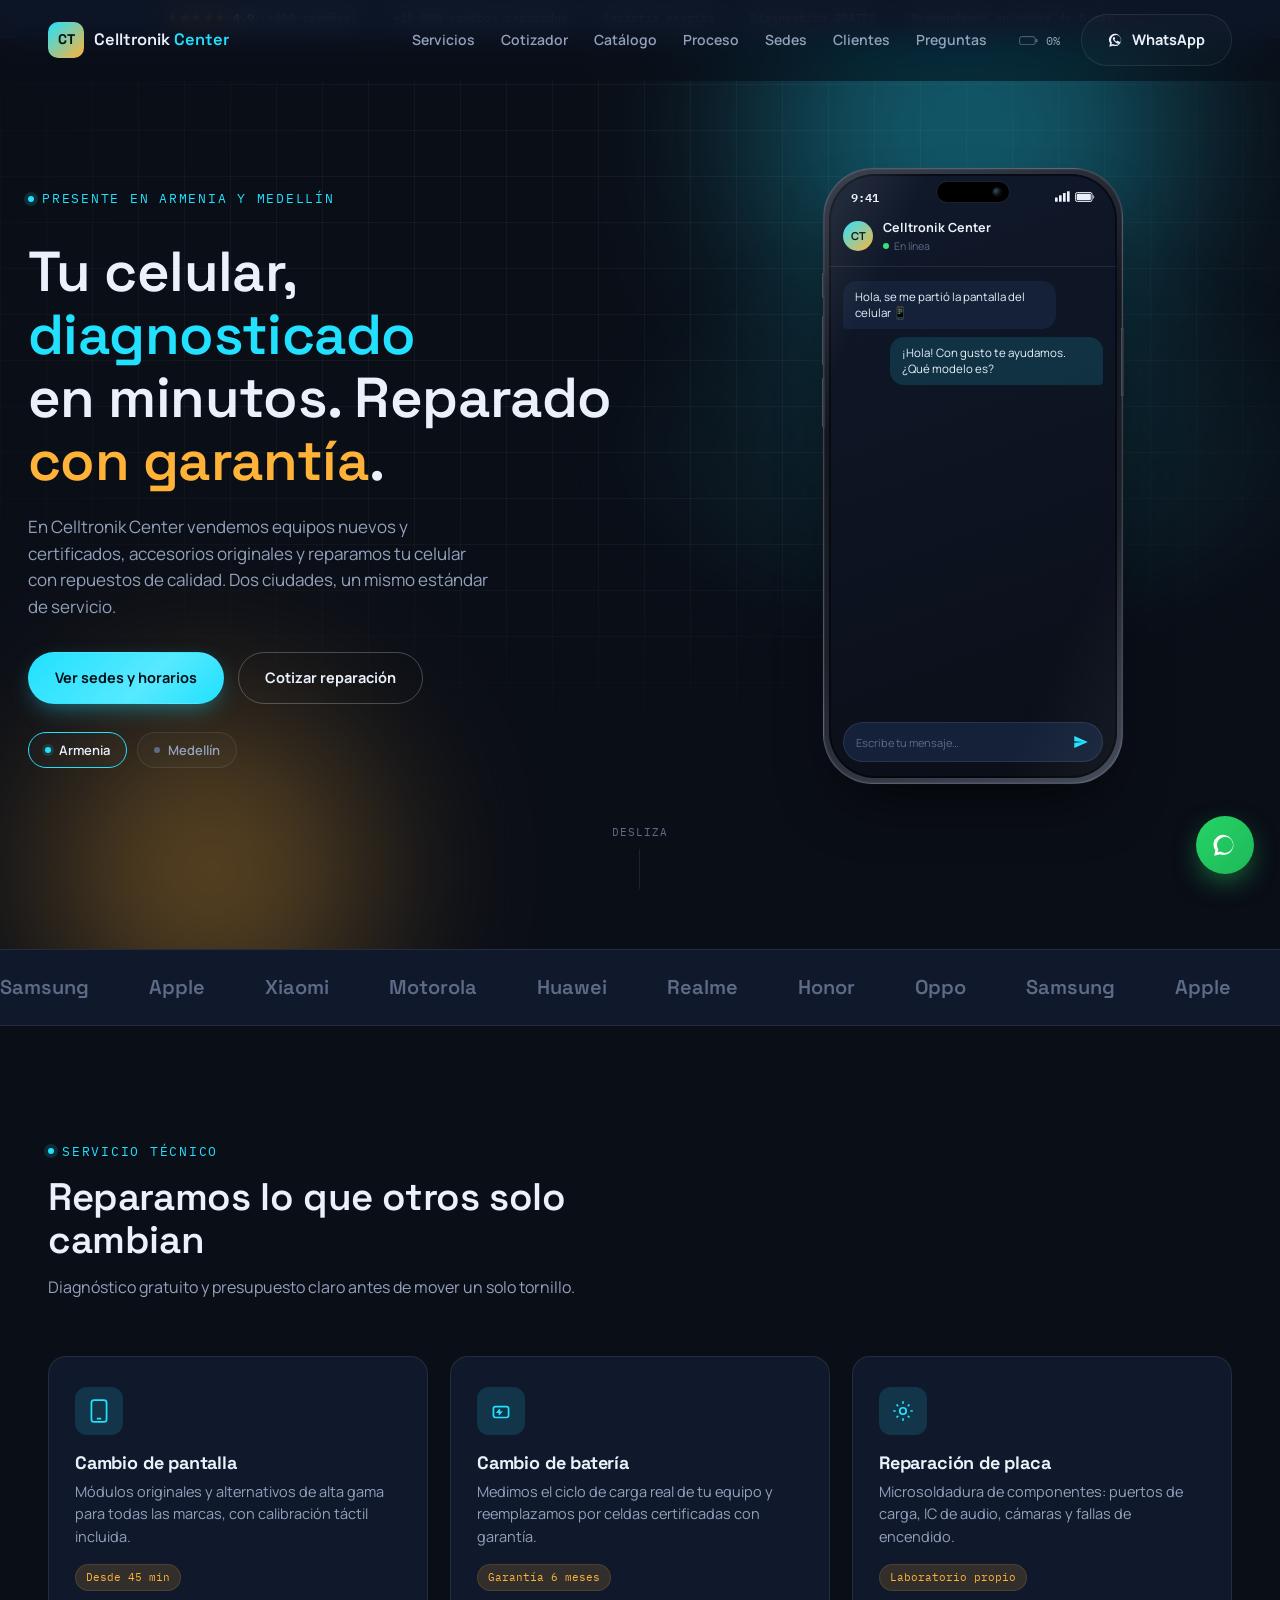
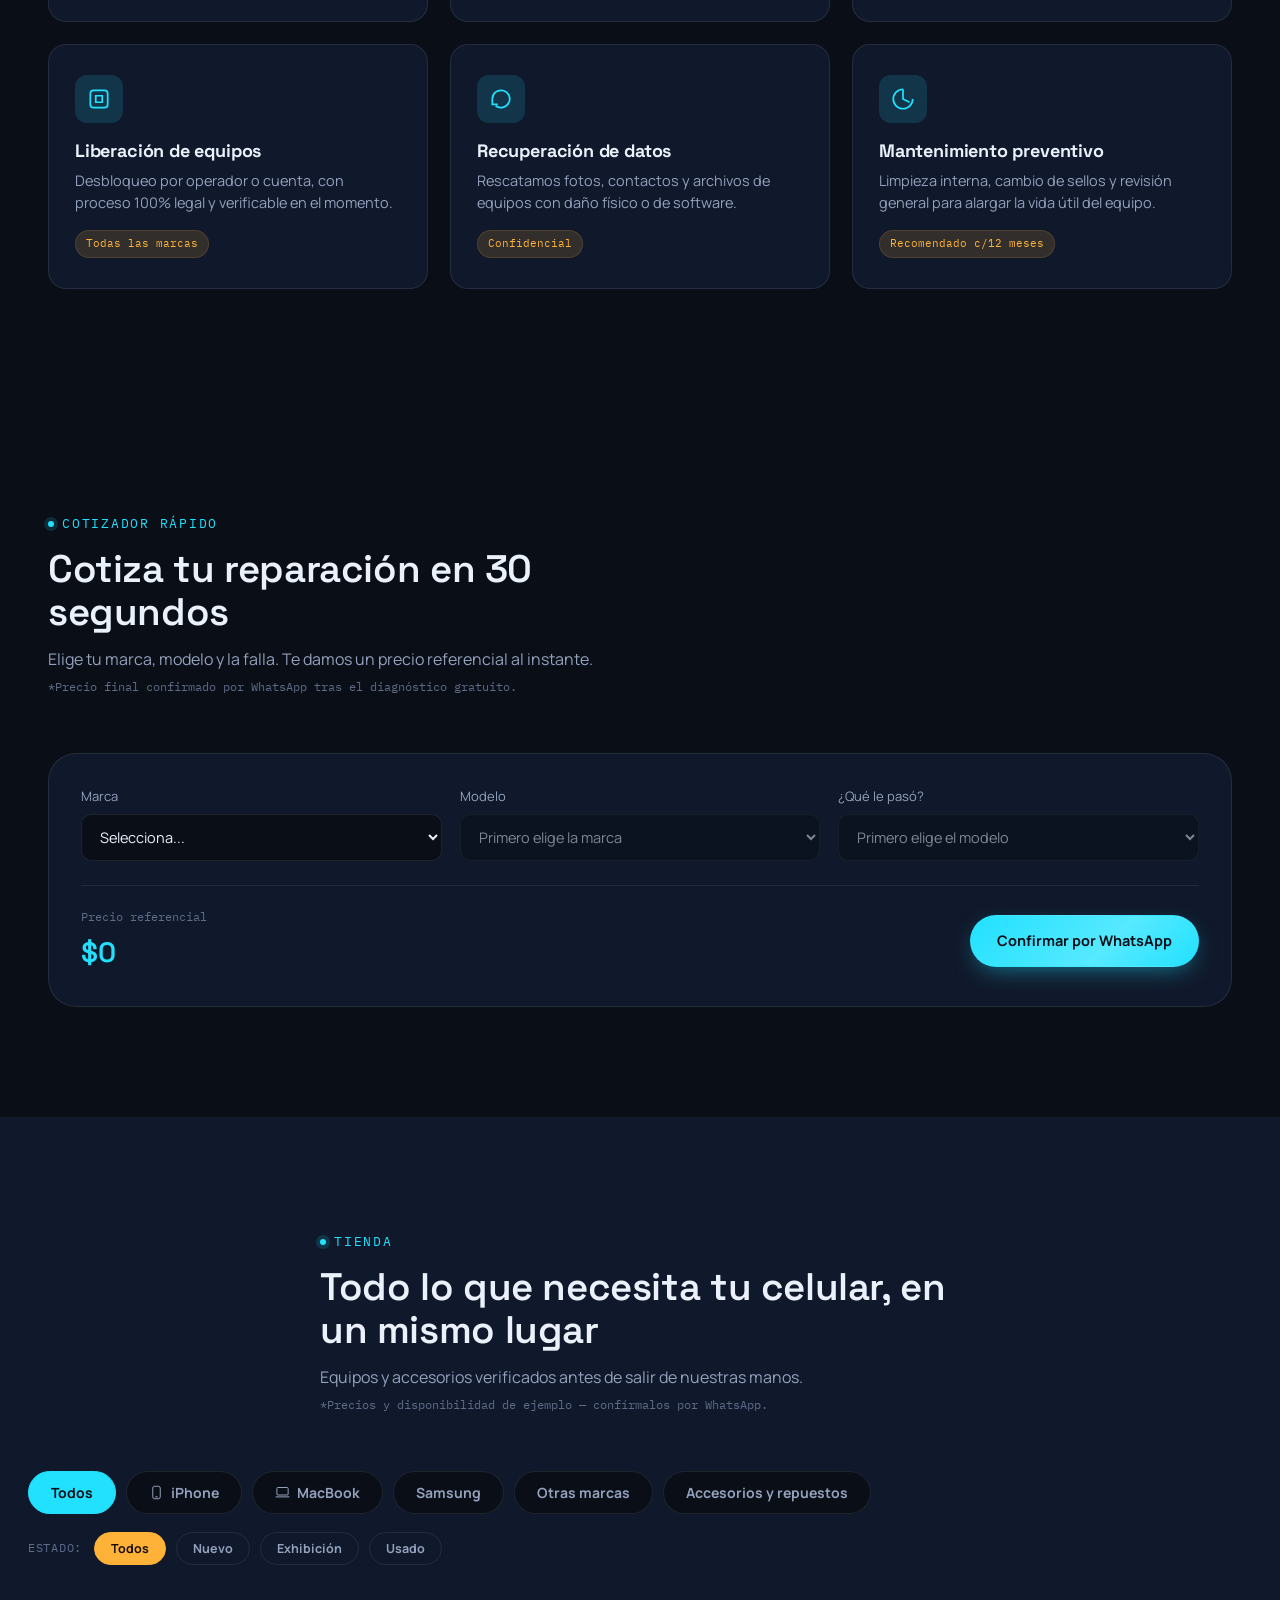
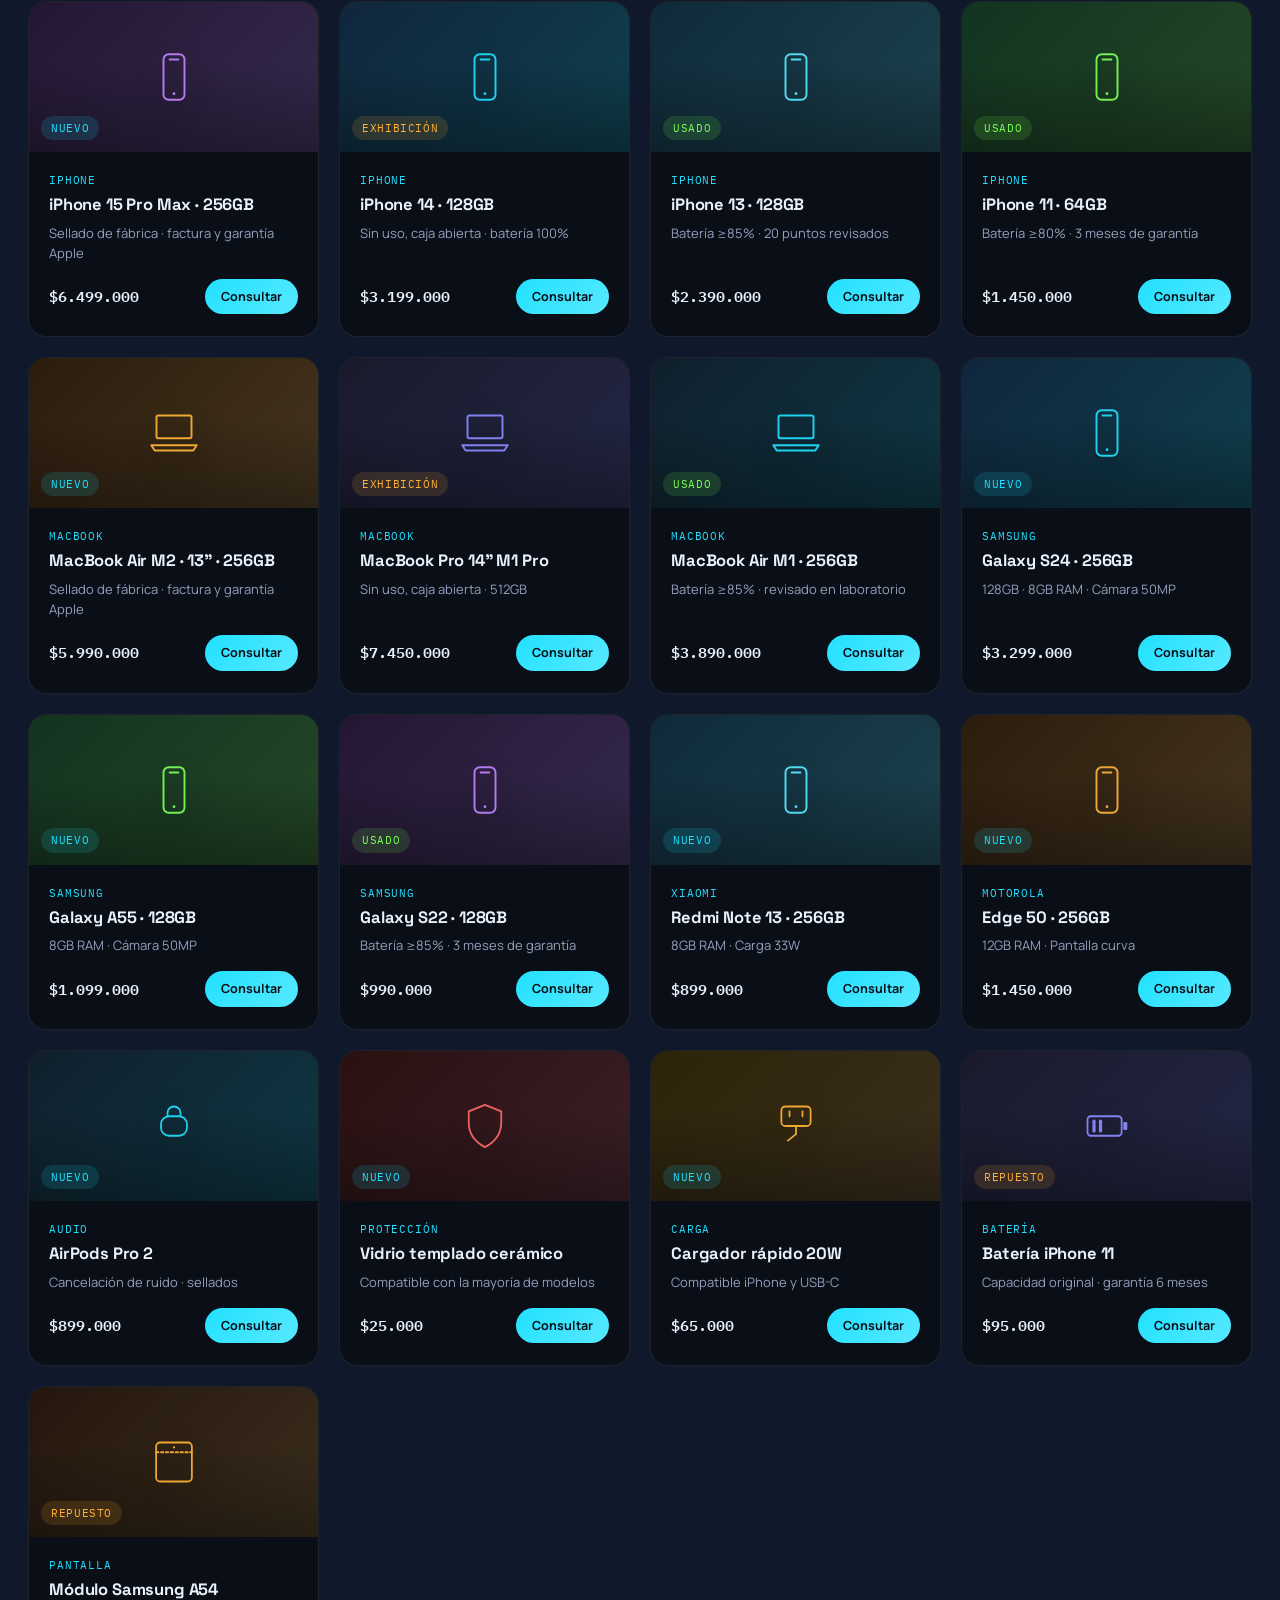
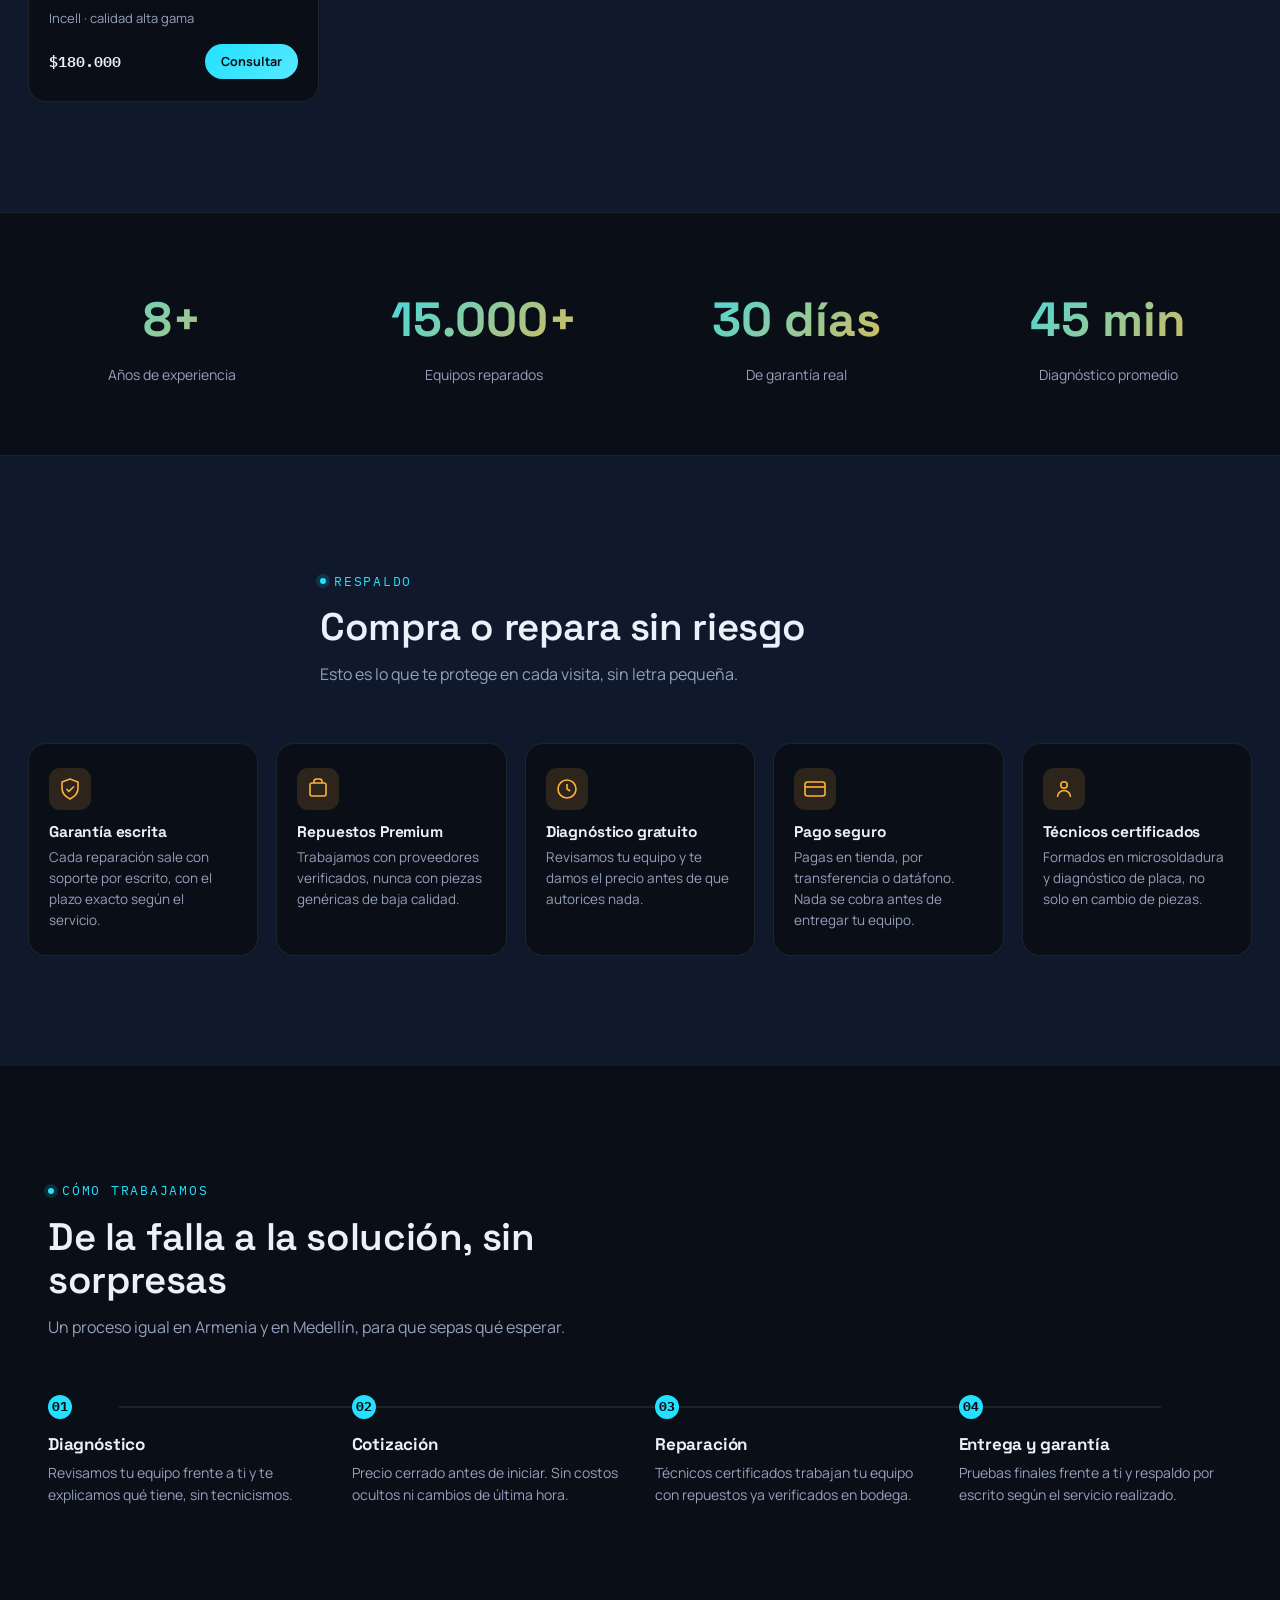
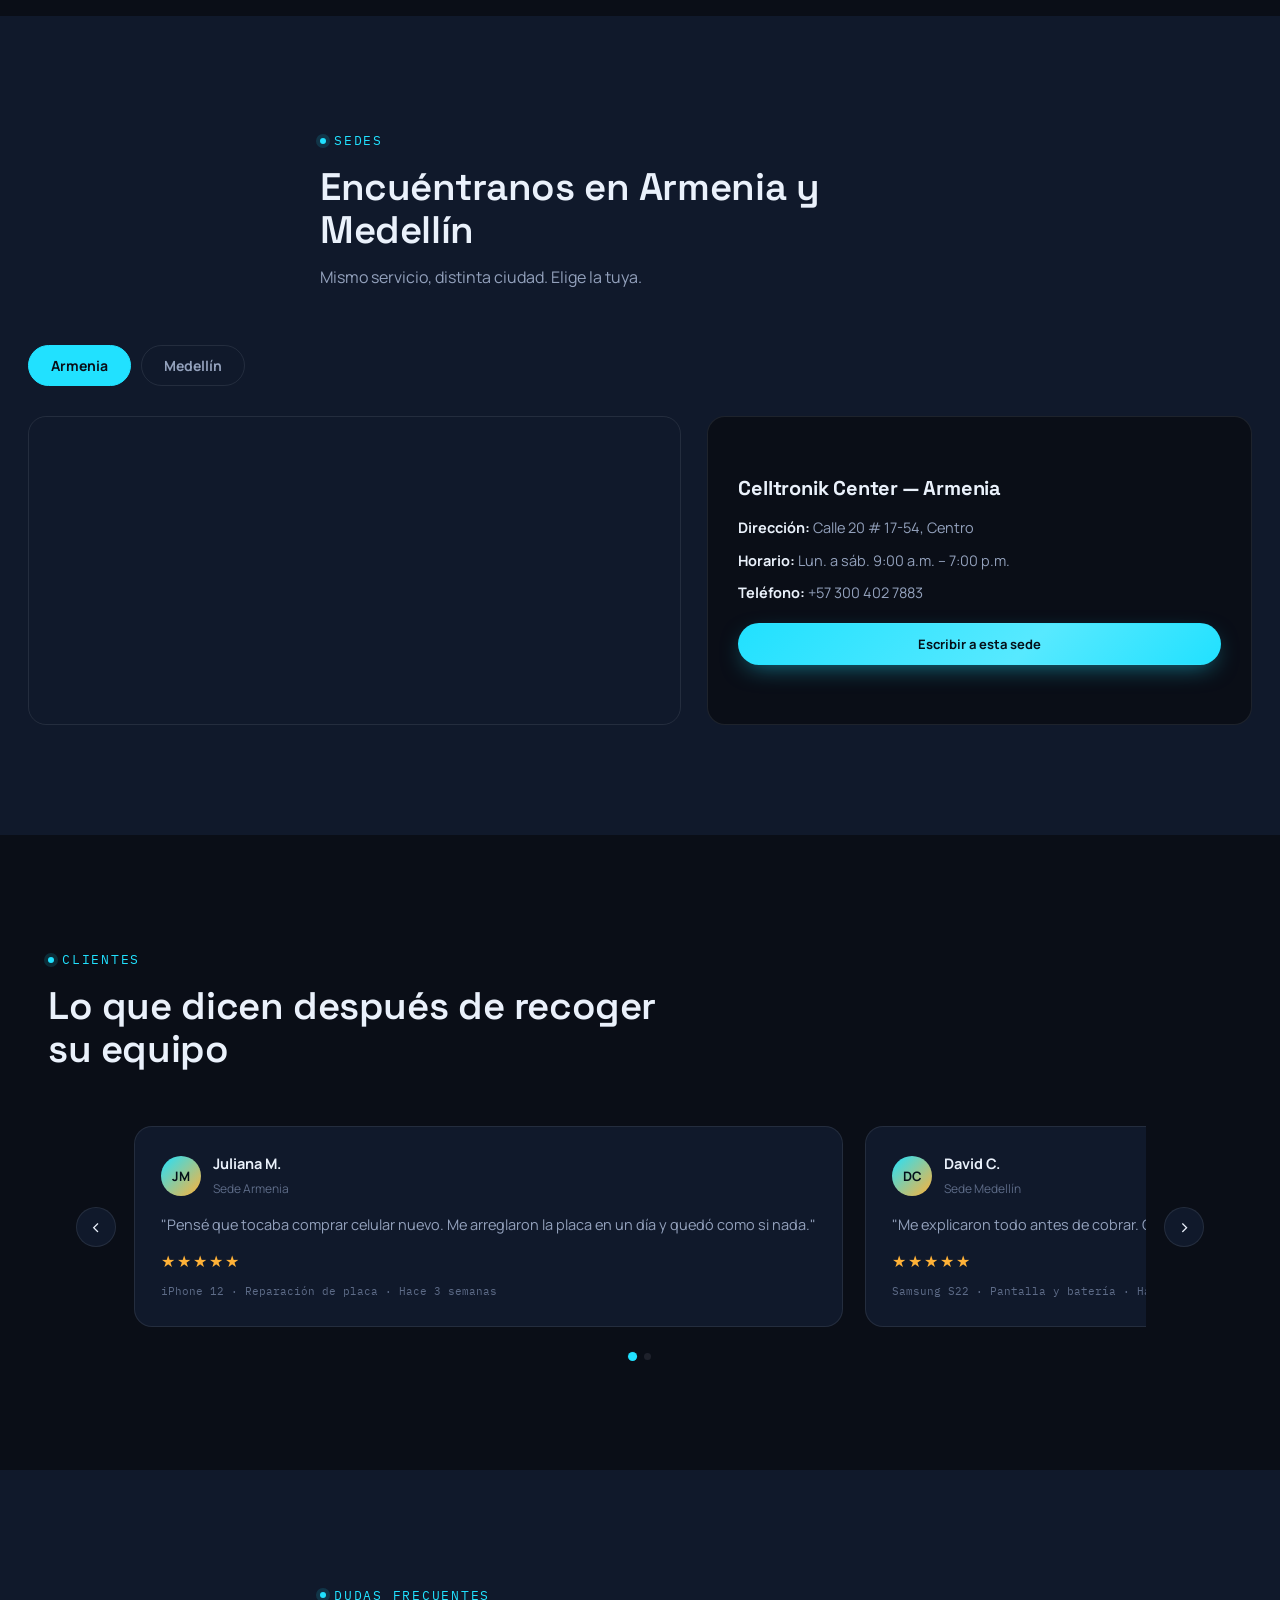
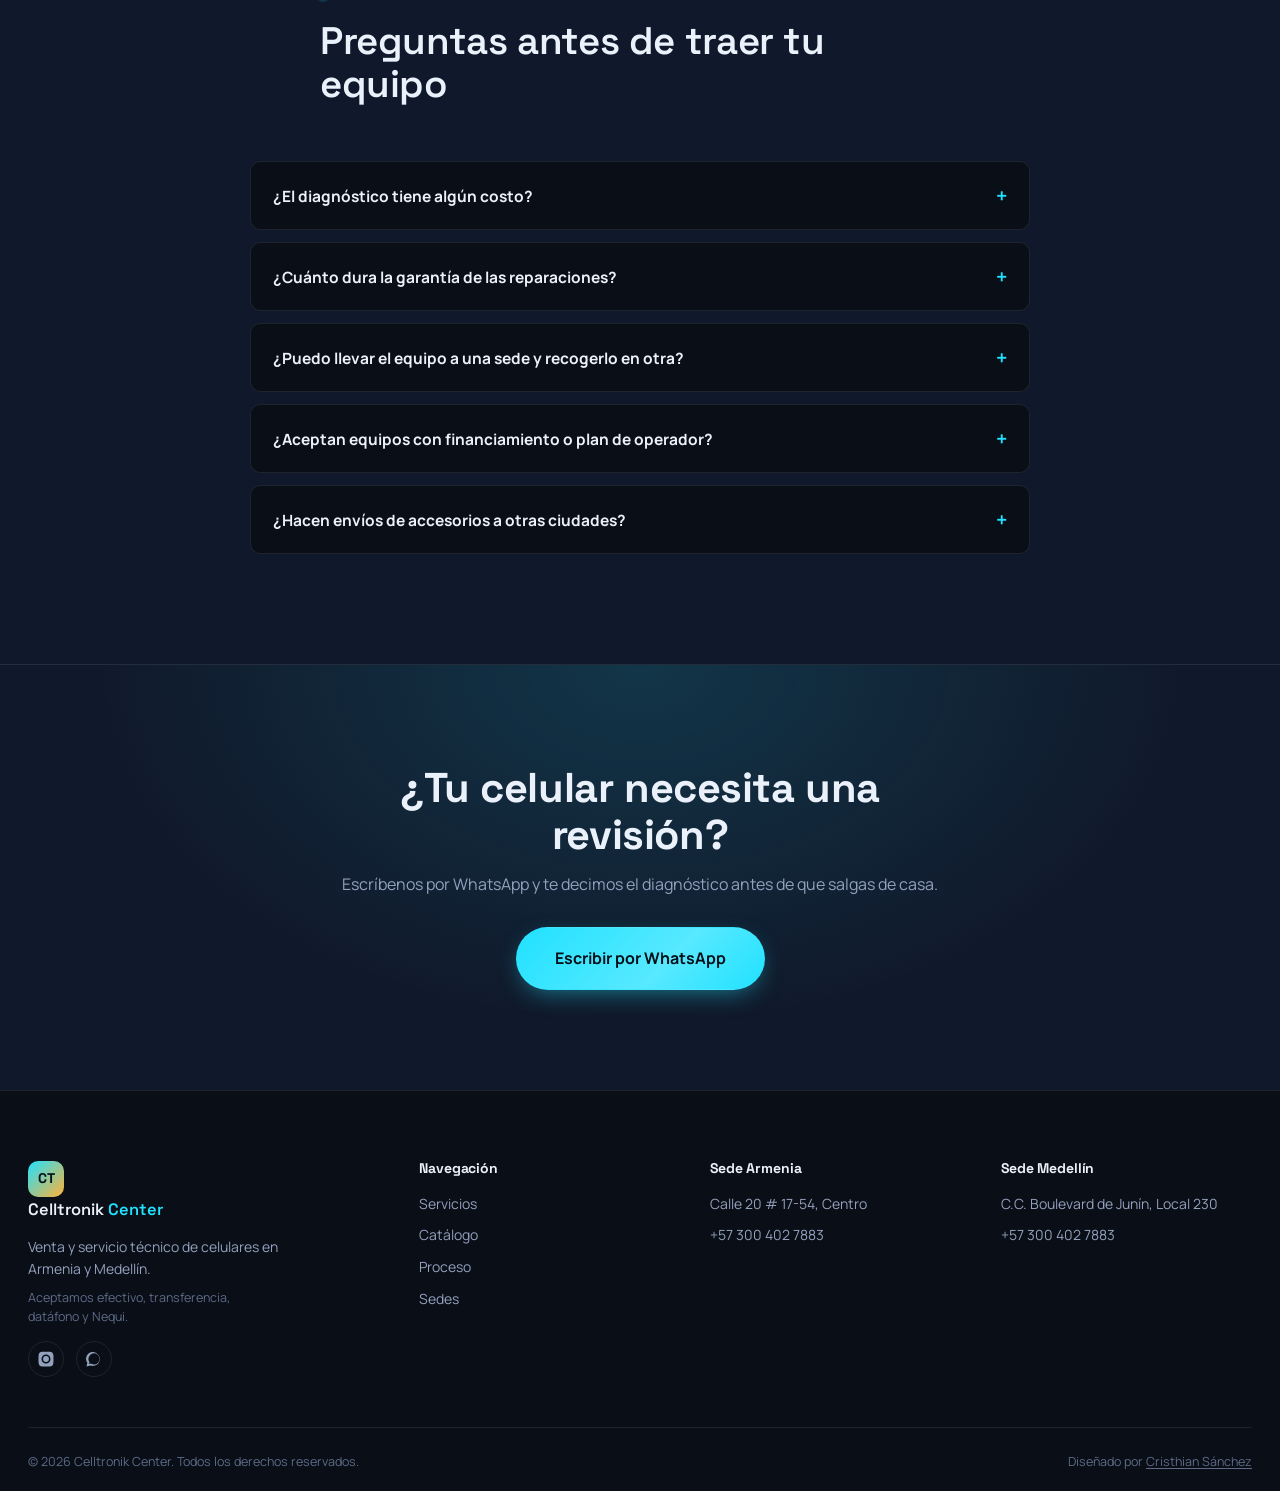
<file: index.html>
<!DOCTYPE html>
<html lang="es">
<head>
<meta charset="UTF-8">
<meta name="viewport" content="width=device-width, initial-scale=1.0">
<title>Celltronik Center | Servicio técnico y venta de celulares en Armenia y Medellín</title>
<meta name="description" content="Celltronik Center: venta de celulares, accesorios y repuestos, y servicio técnico especializado con sedes en Armenia y Medellín.">
<!-- Reemplazar celltronikcenter.com y og-cover.jpg por el dominio real y una foto de portada de 1200x630px antes de publicar -->
<meta name="robots" content="index, follow">
<link rel="canonical" href="https://www.celltronikcenter.com/">

<!-- Open Graph -->
<meta property="og:type" content="website">
<meta property="og:site_name" content="Celltronik Center">
<meta property="og:title" content="Celltronik Center | Servicio técnico y venta de celulares en Armenia y Medellín">
<meta property="og:description" content="Diagnóstico gratuito, garantía escrita y repuestos premium. Venta y reparación de celulares y MacBooks con sedes en Armenia y Medellín.">
<meta property="og:image" content="https://www.celltronikcenter.com/og-cover.jpg">
<meta property="og:url" content="https://www.celltronikcenter.com/">
<meta property="og:locale" content="es_CO">

<!-- Twitter Card -->
<meta name="twitter:card" content="summary_large_image">
<meta name="twitter:title" content="Celltronik Center | Servicio técnico y venta de celulares">
<meta name="twitter:description" content="Diagnóstico gratuito, garantía escrita y repuestos premium en Armenia y Medellín.">
<meta name="twitter:image" content="https://www.celltronikcenter.com/og-cover.jpg">

<!-- JSON-LD: datos estructurados de las dos sedes (actualizar con datos reales antes de publicar) -->
<script type="application/ld+json">
{
  "@context": "https://schema.org",
  "@graph": [
    {
      "@type": "ElectronicsStore",
      "name": "Celltronik Center — Armenia",
      "image": "https://www.celltronikcenter.com/og-cover.jpg",
      "url": "https://www.celltronikcenter.com/#sedes",
      "telephone": "+573004027883",
      "priceRange": "$$",
      "address": {
        "@type": "PostalAddress",
        "streetAddress": "Calle 20 # 17-54, Centro",
        "addressLocality": "Armenia",
        "addressRegion": "Quindío",
        "addressCountry": "CO"
      },
      "openingHoursSpecification": {
        "@type": "OpeningHoursSpecification",
        "dayOfWeek": ["Monday","Tuesday","Wednesday","Thursday","Friday","Saturday"],
        "opens": "09:00",
        "closes": "19:00"
      }
    },
    {
      "@type": "ElectronicsStore",
      "name": "Celltronik Center — Medellín",
      "image": "https://www.celltronikcenter.com/og-cover.jpg",
      "url": "https://www.celltronikcenter.com/#sedes",
      "telephone": "+573004027883",
      "priceRange": "$$",
      "address": {
        "@type": "PostalAddress",
        "streetAddress": "C.C. Boulevard de Junín, Local 230",
        "addressLocality": "Medellín",
        "addressRegion": "Antioquia",
        "addressCountry": "CO"
      },
      "openingHoursSpecification": {
        "@type": "OpeningHoursSpecification",
        "dayOfWeek": ["Monday","Tuesday","Wednesday","Thursday","Friday","Saturday"],
        "opens": "09:00",
        "closes": "19:00"
      }
    }
  ]
}
</script>

<link rel="preconnect" href="https://fonts.googleapis.com">
<link rel="preconnect" href="https://fonts.gstatic.com" crossorigin>
<link href="https://fonts.googleapis.com/css2?family=Space+Grotesk:wght@400;500;600;700&family=Manrope:wght@400;500;600;700;800&family=IBM+Plex+Mono:wght@400;500;600&display=swap" rel="stylesheet">
<link rel="stylesheet" href="styles.css">
</head>
<body>

<a href="#top" class="skip-link">Saltar al contenido principal</a>

<!-- ===== BARRA DE CONFIANZA ===== -->
<div class="trust-bar" role="note" aria-label="Indicadores de confianza">
  <div class="trust-bar__track">
    <span class="trust-bar__item"><span class="trust-bar__stars" aria-hidden="true">★★★★★</span> <strong data-editable>4.9</strong> <span data-editable>(+500 reseñas)</span></span>
    <span class="trust-bar__sep" aria-hidden="true">·</span>
    <span class="trust-bar__item">+15.000 equipos reparados</span>
    <span class="trust-bar__sep" aria-hidden="true">·</span>
    <span class="trust-bar__item">Garantía escrita</span>
    <span class="trust-bar__sep" aria-hidden="true">·</span>
    <span class="trust-bar__item">Diagnóstico GRATIS</span>
    <span class="trust-bar__sep" aria-hidden="true">·</span>
    <span class="trust-bar__item">Respondemos en menos de 5 min</span>
  </div>
</div>

<!-- ===== PRELOADER ===== -->
<div class="preloader" id="preloader" aria-hidden="true">
  <div class="preloader__phone">
    <div class="preloader__screen">
      <div class="preloader__logo">CT</div>
      <div class="preloader__bar"><span></span></div>
      <div class="preloader__pct">0%</div>
    </div>
  </div>
</div>

<!-- ===== NAV ===== -->
<header class="nav" id="nav">
  <div class="nav__inner">
    <a href="#top" class="nav__brand">
      <span class="nav__brand-mark">CT</span>
      <span class="nav__brand-text">Celltronik <em>Center</em></span>
    </a>

    <nav class="nav__links" id="navLinks">
      <a href="#servicios">Servicios</a>
      <a href="#cotizador">Cotizador</a>
      <a href="#catalogo">Catálogo</a>
      <a href="#proceso">Proceso</a>
      <a href="#sedes">Sedes</a>
      <a href="#testimonios">Clientes</a>
      <a href="#faq">Preguntas</a>
    </nav>

    <div class="nav__actions">
      <button class="battery-indicator" id="batteryIndicator" title="Progreso de lectura">
        <svg viewBox="0 0 28 14" class="battery-indicator__shell">
          <rect x="1" y="1" width="23" height="12" rx="3" fill="none" stroke="currentColor" stroke-width="1.4"/>
          <rect x="25" y="4.5" width="2.5" height="5" rx="1" fill="currentColor"/>
          <rect id="batteryFill" x="3" y="3" width="0" height="8" rx="1.5" fill="var(--cyan)"/>
        </svg>
        <span class="battery-indicator__pct" id="batteryPct">0%</span>
      </button>

      <a href="https://wa.me/573004027883" target="_blank" rel="noopener" class="btn btn--ghost nav__cta">
        <svg viewBox="0 0 24 24" width="16" height="16" fill="currentColor"><path d="M17.6 6.3A8.9 8.9 0 0 0 3.1 16.9L2 22l5.2-1.4A8.9 8.9 0 0 0 12 21a9 9 0 0 0 5.6-14.7ZM12 19.3a7.4 7.4 0 0 1-3.8-1l-.3-.2-2.8.7.8-2.7-.2-.3A7.4 7.4 0 1 1 19.4 12 7.4 7.4 0 0 1 12 19.3Zm4-5.5c-.2-.1-1.3-.6-1.5-.7s-.4-.1-.5.1-.6.7-.7.9-.3.2-.5.1a6 6 0 0 1-1.8-1.1 6.7 6.7 0 0 1-1.2-1.6c-.1-.2 0-.4.1-.5l.4-.4.3-.4a.5.5 0 0 0 0-.5c-.1-.1-.5-1.3-.7-1.7s-.4-.4-.5-.4h-.5a1 1 0 0 0-.7.3 3 3 0 0 0-.9 2.2 5.2 5.2 0 0 0 1.1 2.8 12 12 0 0 0 4.6 4c.6.3 1.1.4 1.5.6a3.6 3.6 0 0 0 1.6.1 2.7 2.7 0 0 0 1.7-1.2 2.2 2.2 0 0 0 .2-1.2c-.1-.1-.3-.2-.5-.3Z"/></svg>
        WhatsApp
      </a>
    </div>

    <button class="nav__burger" id="navBurger" aria-label="Abrir menú" aria-expanded="false">
      <span></span><span></span><span></span>
    </button>
  </div>
</header>

<main id="top">

  <!-- ===== HERO ===== -->
  <section class="hero">
    <div class="hero__bg" aria-hidden="true">
      <div class="hero__grid"></div>
      <div class="hero__orb hero__orb--cyan"></div>
      <div class="hero__orb hero__orb--amber"></div>
    </div>

    <div class="hero__inner">
      <div class="hero__copy">
        <p class="eyebrow reveal">
          <span class="eyebrow__dot"></span>
          Presente en Armenia y Medellín
        </p>
        <h1 class="hero__title reveal">
          Tu celular, <span class="hero__title-accent">diagnosticado</span><br>
          en minutos. Reparado <span class="hero__title-accent hero__title-accent--amber">con garantía</span>.
        </h1>
        <p class="hero__subtitle reveal">
          En Celltronik Center vendemos equipos nuevos y certificados, accesorios originales
          y reparamos tu celular con repuestos de calidad. Dos ciudades, un mismo estándar de servicio.
        </p>

        <div class="hero__actions reveal">
          <a href="#sedes" class="btn btn--primary">
            <span>Ver sedes y horarios</span>
          </a>
          <a href="https://wa.me/573004027883" target="_blank" rel="noopener" class="btn btn--outline">
            Cotizar reparación
          </a>
        </div>

        <div class="hero__cities reveal">
          <button class="city-pill city-pill--active" data-city="armenia">
            <span class="city-pill__dot"></span> Armenia
          </button>
          <button class="city-pill" data-city="medellin">
            <span class="city-pill__dot"></span> Medellín
          </button>
        </div>
      </div>

      <div class="hero__device reveal">
        <div class="phone-mock">
          <span class="phone-mock__btn phone-mock__btn--mute"></span>
          <span class="phone-mock__btn phone-mock__btn--vol-up"></span>
          <span class="phone-mock__btn phone-mock__btn--vol-down"></span>
          <span class="phone-mock__btn phone-mock__btn--power"></span>
          <div class="phone-mock__screen">
            <div class="phone-mock__statusbar">
              <span class="phone-mock__time">9:41</span>
              <div class="phone-mock__island"><span class="phone-mock__cam"></span></div>
              <span class="phone-mock__sysicons">
                <svg viewBox="0 0 18 12" width="16" height="11" fill="currentColor"><rect x="0" y="7" width="3" height="5" rx=".5"/><rect x="4.5" y="4.5" width="3" height="7.5" rx=".5"/><rect x="9" y="2" width="3" height="10" rx=".5"/><rect x="13.5" y="0" width="3" height="12" rx=".5"/></svg>
                <svg viewBox="0 0 24 12" width="20" height="10" fill="none" stroke="currentColor" stroke-width="1.2"><rect x=".5" y=".5" width="20" height="11" rx="2.5"/><rect x="2" y="2" width="17" height="8" rx="1.2" fill="currentColor" stroke="none"/><path d="M22 4v4a1.5 1.5 0 0 0 1-1.4V5.4A1.5 1.5 0 0 0 22 4z" fill="currentColor" stroke="none"/></svg>
              </span>
            </div>
            <div class="chat-app">
              <div class="chat-app__header">
                <div class="chat-app__avatar">CT</div>
                <div>
                  <div class="chat-app__name">Celltronik Center</div>
                  <div class="chat-app__status"><span class="dot-online"></span> En línea</div>
                </div>
              </div>
              <div class="chat-app__body" id="chatBody">
                <!-- messages injected by JS -->
              </div>
              <div class="chat-app__input">
                <span>Escribe tu mensaje…</span>
                <svg viewBox="0 0 24 24" width="18" height="18" fill="currentColor"><path d="M3 20l18-8L3 4l0 7 12 1-12 1z"/></svg>
              </div>
            </div>
            <div class="phone-mock__sheen"></div>
          </div>
        </div>
        <div class="phone-mock__glow"></div>
      </div>
    </div>

    <div class="hero__scroll-cue reveal">
      <span>Desliza</span>
      <div class="hero__scroll-cue-line"><i></i></div>
    </div>
  </section>

  <!-- ===== MARQUEE ===== -->
  <section class="marquee" aria-label="Marcas con las que trabajamos">
    <div class="marquee__track">
      <span>Samsung</span><span>Apple</span><span>Xiaomi</span><span>Motorola</span><span>Huawei</span><span>Realme</span><span>Honor</span><span>Oppo</span>
      <span>Samsung</span><span>Apple</span><span>Xiaomi</span><span>Motorola</span><span>Huawei</span><span>Realme</span><span>Honor</span><span>Oppo</span>
    </div>
  </section>

  <!-- ===== SERVICIOS ===== -->
  <section class="section" id="servicios">
    <div class="section__head">
      <p class="eyebrow reveal"><span class="eyebrow__dot"></span> Servicio técnico</p>
      <h2 class="section__title reveal">Reparamos lo que otros solo cambian</h2>
      <p class="section__desc reveal">Diagnóstico gratuito y presupuesto claro antes de mover un solo tornillo.</p>
    </div>

    <div class="service-grid">
      <article class="service-card reveal">
        <div class="service-card__icon">
          <svg viewBox="0 0 24 24" width="26" height="26" fill="none" stroke="currentColor" stroke-width="1.6"><rect x="5" y="2" width="14" height="20" rx="2.5"/><line x1="10" y1="19" x2="14" y2="19"/></svg>
        </div>
        <h3>Cambio de pantalla</h3>
        <p>Módulos originales y alternativos de alta gama para todas las marcas, con calibración táctil incluida.</p>
        <span class="service-card__tag">Desde 45 min</span>
      </article>

      <article class="service-card reveal">
        <div class="service-card__icon">
          <svg viewBox="0 0 24 24" width="26" height="26" fill="none" stroke="currentColor" stroke-width="1.6"><path d="M7 8h10a2 2 0 0 1 2 2v6a2 2 0 0 1-2 2H7a2 2 0 0 1-2-2v-6a2 2 0 0 1 2-2Z"/><path d="M11 10.5 9 13h3l-2 2.5"/></svg>
        </div>
        <h3>Cambio de batería</h3>
        <p>Medimos el ciclo de carga real de tu equipo y reemplazamos por celdas certificadas con garantía.</p>
        <span class="service-card__tag">Garantía 6 meses</span>
      </article>

      <article class="service-card reveal">
        <div class="service-card__icon">
          <svg viewBox="0 0 24 24" width="26" height="26" fill="none" stroke="currentColor" stroke-width="1.6"><circle cx="12" cy="12" r="3"/><path d="M12 3v2.2M12 18.8V21M21 12h-2.2M5.2 12H3M18 6l-1.6 1.6M7.6 16.4 6 18M18 18l-1.6-1.6M7.6 7.6 6 6"/></svg>
        </div>
        <h3>Reparación de placa</h3>
        <p>Microsoldadura de componentes: puertos de carga, IC de audio, cámaras y fallas de encendido.</p>
        <span class="service-card__tag">Laboratorio propio</span>
      </article>

      <article class="service-card reveal">
        <div class="service-card__icon">
          <svg viewBox="0 0 24 24" width="26" height="26" fill="none" stroke="currentColor" stroke-width="1.6"><rect x="4" y="4" width="16" height="16" rx="3"/><path d="M9 9h6v6H9z"/></svg>
        </div>
        <h3>Liberación de equipos</h3>
        <p>Desbloqueo por operador o cuenta, con proceso 100% legal y verificable en el momento.</p>
        <span class="service-card__tag">Todas las marcas</span>
      </article>

      <article class="service-card reveal">
        <div class="service-card__icon">
          <svg viewBox="0 0 24 24" width="26" height="26" fill="none" stroke="currentColor" stroke-width="1.6"><path d="M4 12a8 8 0 1 1 3 6.2"/><path d="M4 12v5h5"/></svg>
        </div>
        <h3>Recuperación de datos</h3>
        <p>Rescatamos fotos, contactos y archivos de equipos con daño físico o de software.</p>
        <span class="service-card__tag">Confidencial</span>
      </article>

      <article class="service-card reveal">
        <div class="service-card__icon">
          <svg viewBox="0 0 24 24" width="26" height="26" fill="none" stroke="currentColor" stroke-width="1.6"><path d="M12 3a9 9 0 1 0 9 9"/><path d="M12 3v9l6 3"/></svg>
        </div>
        <h3>Mantenimiento preventivo</h3>
        <p>Limpieza interna, cambio de sellos y revisión general para alargar la vida útil del equipo.</p>
        <span class="service-card__tag">Recomendado c/12 meses</span>
      </article>
    </div>
  </section>

  <!-- ===== COTIZADOR RÁPIDO ===== -->
  <section class="section" id="cotizador">
    <div class="section__head">
      <p class="eyebrow reveal"><span class="eyebrow__dot"></span> Cotizador rápido</p>
      <h2 class="section__title reveal">Cotiza tu reparación en 30 segundos</h2>
      <p class="section__desc reveal">Elige tu marca, modelo y la falla. Te damos un precio referencial al instante. <span class="section__note">*Precio final confirmado por WhatsApp tras el diagnóstico gratuito.</span></p>
    </div>

    <div class="configurator reveal">
      <div class="configurator__fields">
        <label class="configurator__field">
          <span>Marca</span>
          <select id="cfgBrand">
            <option value="">Selecciona...</option>
            <option value="iphone">iPhone</option>
            <option value="samsung">Samsung</option>
            <option value="xiaomi">Xiaomi</option>
            <option value="motorola">Motorola</option>
          </select>
        </label>

        <label class="configurator__field">
          <span>Modelo</span>
          <select id="cfgModel" disabled>
            <option value="">Primero elige la marca</option>
          </select>
        </label>

        <label class="configurator__field">
          <span>¿Qué le pasó?</span>
          <select id="cfgDamage" disabled>
            <option value="">Primero elige el modelo</option>
          </select>
        </label>
      </div>

      <div class="configurator__result" id="cfgResult" hidden>
        <div>
          <span class="configurator__result-label">Precio referencial</span>
          <span class="configurator__result-price" id="cfgPrice">$0</span>
        </div>
        <a href="#" target="_blank" rel="noopener" class="btn btn--primary" id="cfgWhatsapp">Confirmar por WhatsApp</a>
      </div>
    </div>
  </section>

  <!-- ===== CATALOGO ===== -->
  <section class="section section--alt" id="catalogo">
    <div class="section__head">
      <p class="eyebrow reveal"><span class="eyebrow__dot"></span> Tienda</p>
      <h2 class="section__title reveal">Todo lo que necesita tu celular, en un mismo lugar</h2>
      <p class="section__desc reveal">Equipos y accesorios verificados antes de salir de nuestras manos. <span class="section__note">*Precios y disponibilidad de ejemplo — confírmalos por WhatsApp.</span></p>
    </div>

    <div class="catalog-brand-tabs reveal" role="tablist" aria-label="Filtrar por marca">
      <button class="brand-tab brand-tab--active" data-brand="todos">Todos</button>
      <button class="brand-tab" data-brand="iphone">
        <svg viewBox="0 0 24 24" width="15" height="15" fill="none" stroke="currentColor" stroke-width="1.6"><rect x="6" y="2" width="12" height="20" rx="3"/><line x1="10" y1="19" x2="14" y2="19"/></svg>
        iPhone
      </button>
      <button class="brand-tab" data-brand="mac">
        <svg viewBox="0 0 24 24" width="15" height="15" fill="none" stroke="currentColor" stroke-width="1.6"><rect x="3" y="4" width="18" height="12" rx="1.5"/><line x1="1" y1="19" x2="23" y2="19"/></svg>
        MacBook
      </button>
      <button class="brand-tab" data-brand="samsung">Samsung</button>
      <button class="brand-tab" data-brand="otros">Otras marcas</button>
      <button class="brand-tab" data-brand="accesorios">Accesorios y repuestos</button>
    </div>

    <div class="catalog-condition-filters reveal" role="tablist" aria-label="Filtrar por estado del equipo">
      <span class="catalog-condition-label">Estado:</span>
      <button class="condition-chip condition-chip--active" data-condition="todos">Todos</button>
      <button class="condition-chip" data-condition="nuevo">Nuevo</button>
      <button class="condition-chip" data-condition="exhibicion">Exhibición</button>
      <button class="condition-chip" data-condition="usado">Usado</button>
    </div>

    <div class="product-grid" id="productGrid">

      <article class="product-card reveal" data-brand="iphone" data-condition="nuevo">
        <div class="product-card__media product-card__media--phone-4">
          <div class="product-card__icon"><svg viewBox="0 0 64 64" width="56" height="56" fill="none" stroke="currentColor" stroke-width="2.2" stroke-linecap="round" stroke-linejoin="round"><rect x="20" y="6" width="24" height="52" rx="6"/><line x1="27" y1="12" x2="37" y2="12"/><circle cx="32" cy="51" r="1.6" fill="currentColor" stroke="none"/></svg></div>
          <span class="product-card__badge product-card__badge--new">Nuevo</span>
        </div>
        <div class="product-card__body">
          <span class="product-card__cat">iPhone</span>
          <h3>iPhone 15 Pro Max · 256GB</h3>
          <p>Sellado de fábrica · factura y garantía Apple</p>
          <div class="product-card__foot">
            <span class="product-card__price">$6.499.000</span>
            <a href="https://wa.me/573004027883?text=Hola%2C%20quiero%20consultar%20disponibilidad%20del%20iPhone%2015%20Pro%20Max" target="_blank" rel="noopener" class="product-card__cta">Consultar</a>
          </div>
        </div>
      </article>

      <article class="product-card reveal" data-brand="iphone" data-condition="exhibicion">
        <div class="product-card__media product-card__media--phone-1">
          <div class="product-card__icon"><svg viewBox="0 0 64 64" width="56" height="56" fill="none" stroke="currentColor" stroke-width="2.2" stroke-linecap="round" stroke-linejoin="round"><rect x="20" y="6" width="24" height="52" rx="6"/><line x1="27" y1="12" x2="37" y2="12"/><circle cx="32" cy="51" r="1.6" fill="currentColor" stroke="none"/></svg></div>
          <span class="product-card__badge product-card__badge--exh">Exhibición</span>
        </div>
        <div class="product-card__body">
          <span class="product-card__cat">iPhone</span>
          <h3>iPhone 14 · 128GB</h3>
          <p>Sin uso, caja abierta · batería 100%</p>
          <div class="product-card__foot">
            <span class="product-card__price">$3.199.000</span>
            <a href="https://wa.me/573004027883?text=Hola%2C%20quiero%20consultar%20disponibilidad%20del%20iPhone%2014%20de%20exhibici%C3%B3n" target="_blank" rel="noopener" class="product-card__cta">Consultar</a>
          </div>
        </div>
      </article>

      <article class="product-card reveal" data-brand="iphone" data-condition="usado">
        <div class="product-card__media product-card__media--phone-5">
          <div class="product-card__icon"><svg viewBox="0 0 64 64" width="56" height="56" fill="none" stroke="currentColor" stroke-width="2.2" stroke-linecap="round" stroke-linejoin="round"><rect x="20" y="6" width="24" height="52" rx="6"/><line x1="27" y1="12" x2="37" y2="12"/><circle cx="32" cy="51" r="1.6" fill="currentColor" stroke="none"/></svg></div>
          <span class="product-card__badge product-card__badge--used">Usado</span>
        </div>
        <div class="product-card__body">
          <span class="product-card__cat">iPhone</span>
          <h3>iPhone 13 · 128GB</h3>
          <p>Batería ≥85% · 20 puntos revisados</p>
          <div class="product-card__foot">
            <span class="product-card__price">$2.390.000</span>
            <a href="https://wa.me/573004027883?text=Hola%2C%20quiero%20consultar%20disponibilidad%20del%20iPhone%2013%20usado" target="_blank" rel="noopener" class="product-card__cta">Consultar</a>
          </div>
        </div>
      </article>

      <article class="product-card reveal" data-brand="iphone" data-condition="usado">
        <div class="product-card__media product-card__media--phone-2">
          <div class="product-card__icon"><svg viewBox="0 0 64 64" width="56" height="56" fill="none" stroke="currentColor" stroke-width="2.2" stroke-linecap="round" stroke-linejoin="round"><rect x="20" y="6" width="24" height="52" rx="6"/><line x1="27" y1="12" x2="37" y2="12"/><circle cx="32" cy="51" r="1.6" fill="currentColor" stroke="none"/></svg></div>
          <span class="product-card__badge product-card__badge--used">Usado</span>
        </div>
        <div class="product-card__body">
          <span class="product-card__cat">iPhone</span>
          <h3>iPhone 11 · 64GB</h3>
          <p>Batería ≥80% · 3 meses de garantía</p>
          <div class="product-card__foot">
            <span class="product-card__price">$1.450.000</span>
            <a href="https://wa.me/573004027883?text=Hola%2C%20quiero%20consultar%20disponibilidad%20del%20iPhone%2011%20usado" target="_blank" rel="noopener" class="product-card__cta">Consultar</a>
          </div>
        </div>
      </article>

      <article class="product-card reveal" data-brand="mac" data-condition="nuevo">
        <div class="product-card__media product-card__media--phone-3">
          <div class="product-card__icon"><svg viewBox="0 0 64 64" width="56" height="56" fill="none" stroke="currentColor" stroke-width="2.2" stroke-linecap="round" stroke-linejoin="round"><rect x="12" y="12" width="40" height="26" rx="2"/><path d="M6 46h52l-4 6H10z"/></svg></div>
          <span class="product-card__badge product-card__badge--new">Nuevo</span>
        </div>
        <div class="product-card__body">
          <span class="product-card__cat">MacBook</span>
          <h3>MacBook Air M2 · 13" · 256GB</h3>
          <p>Sellado de fábrica · factura y garantía Apple</p>
          <div class="product-card__foot">
            <span class="product-card__price">$5.990.000</span>
            <a href="https://wa.me/573004027883?text=Hola%2C%20quiero%20consultar%20disponibilidad%20del%20MacBook%20Air%20M2" target="_blank" rel="noopener" class="product-card__cta">Consultar</a>
          </div>
        </div>
      </article>

      <article class="product-card reveal" data-brand="mac" data-condition="exhibicion">
        <div class="product-card__media product-card__media--rep-1">
          <div class="product-card__icon"><svg viewBox="0 0 64 64" width="56" height="56" fill="none" stroke="currentColor" stroke-width="2.2" stroke-linecap="round" stroke-linejoin="round"><rect x="12" y="12" width="40" height="26" rx="2"/><path d="M6 46h52l-4 6H10z"/></svg></div>
          <span class="product-card__badge product-card__badge--exh">Exhibición</span>
        </div>
        <div class="product-card__body">
          <span class="product-card__cat">MacBook</span>
          <h3>MacBook Pro 14" M1 Pro</h3>
          <p>Sin uso, caja abierta · 512GB</p>
          <div class="product-card__foot">
            <span class="product-card__price">$7.450.000</span>
            <a href="https://wa.me/573004027883?text=Hola%2C%20quiero%20consultar%20disponibilidad%20del%20MacBook%20Pro%2014%20de%20exhibici%C3%B3n" target="_blank" rel="noopener" class="product-card__cta">Consultar</a>
          </div>
        </div>
      </article>

      <article class="product-card reveal" data-brand="mac" data-condition="usado">
        <div class="product-card__media product-card__media--acc-3">
          <div class="product-card__icon"><svg viewBox="0 0 64 64" width="56" height="56" fill="none" stroke="currentColor" stroke-width="2.2" stroke-linecap="round" stroke-linejoin="round"><rect x="12" y="12" width="40" height="26" rx="2"/><path d="M6 46h52l-4 6H10z"/></svg></div>
          <span class="product-card__badge product-card__badge--used">Usado</span>
        </div>
        <div class="product-card__body">
          <span class="product-card__cat">MacBook</span>
          <h3>MacBook Air M1 · 256GB</h3>
          <p>Batería ≥85% · revisado en laboratorio</p>
          <div class="product-card__foot">
            <span class="product-card__price">$3.890.000</span>
            <a href="https://wa.me/573004027883?text=Hola%2C%20quiero%20consultar%20disponibilidad%20del%20MacBook%20Air%20M1%20usado" target="_blank" rel="noopener" class="product-card__cta">Consultar</a>
          </div>
        </div>
      </article>

      <article class="product-card reveal" data-brand="samsung" data-condition="nuevo">
        <div class="product-card__media product-card__media--phone-1">
          <div class="product-card__icon"><svg viewBox="0 0 64 64" width="56" height="56" fill="none" stroke="currentColor" stroke-width="2.2" stroke-linecap="round" stroke-linejoin="round"><rect x="20" y="6" width="24" height="52" rx="6"/><line x1="27" y1="12" x2="37" y2="12"/><circle cx="32" cy="51" r="1.6" fill="currentColor" stroke="none"/></svg></div>
          <span class="product-card__badge product-card__badge--new">Nuevo</span>
        </div>
        <div class="product-card__body">
          <span class="product-card__cat">Samsung</span>
          <h3>Galaxy S24 · 256GB</h3>
          <p>128GB · 8GB RAM · Cámara 50MP</p>
          <div class="product-card__foot">
            <span class="product-card__price">$3.299.000</span>
            <a href="https://wa.me/573004027883?text=Hola%2C%20quiero%20consultar%20disponibilidad%20del%20Galaxy%20S24" target="_blank" rel="noopener" class="product-card__cta">Consultar</a>
          </div>
        </div>
      </article>

      <article class="product-card reveal" data-brand="samsung" data-condition="nuevo">
        <div class="product-card__media product-card__media--phone-2">
          <div class="product-card__icon"><svg viewBox="0 0 64 64" width="56" height="56" fill="none" stroke="currentColor" stroke-width="2.2" stroke-linecap="round" stroke-linejoin="round"><rect x="20" y="6" width="24" height="52" rx="6"/><line x1="27" y1="12" x2="37" y2="12"/><circle cx="32" cy="51" r="1.6" fill="currentColor" stroke="none"/></svg></div>
          <span class="product-card__badge product-card__badge--new">Nuevo</span>
        </div>
        <div class="product-card__body">
          <span class="product-card__cat">Samsung</span>
          <h3>Galaxy A55 · 128GB</h3>
          <p>8GB RAM · Cámara 50MP</p>
          <div class="product-card__foot">
            <span class="product-card__price">$1.099.000</span>
            <a href="https://wa.me/573004027883?text=Hola%2C%20quiero%20consultar%20disponibilidad%20del%20Galaxy%20A55" target="_blank" rel="noopener" class="product-card__cta">Consultar</a>
          </div>
        </div>
      </article>

      <article class="product-card reveal" data-brand="samsung" data-condition="usado">
        <div class="product-card__media product-card__media--phone-4">
          <div class="product-card__icon"><svg viewBox="0 0 64 64" width="56" height="56" fill="none" stroke="currentColor" stroke-width="2.2" stroke-linecap="round" stroke-linejoin="round"><rect x="20" y="6" width="24" height="52" rx="6"/><line x1="27" y1="12" x2="37" y2="12"/><circle cx="32" cy="51" r="1.6" fill="currentColor" stroke="none"/></svg></div>
          <span class="product-card__badge product-card__badge--used">Usado</span>
        </div>
        <div class="product-card__body">
          <span class="product-card__cat">Samsung</span>
          <h3>Galaxy S22 · 128GB</h3>
          <p>Batería ≥85% · 3 meses de garantía</p>
          <div class="product-card__foot">
            <span class="product-card__price">$990.000</span>
            <a href="https://wa.me/573004027883?text=Hola%2C%20quiero%20consultar%20disponibilidad%20del%20Galaxy%20S22%20usado" target="_blank" rel="noopener" class="product-card__cta">Consultar</a>
          </div>
        </div>
      </article>

      <article class="product-card reveal" data-brand="otros" data-condition="nuevo">
        <div class="product-card__media product-card__media--phone-5">
          <div class="product-card__icon"><svg viewBox="0 0 64 64" width="56" height="56" fill="none" stroke="currentColor" stroke-width="2.2" stroke-linecap="round" stroke-linejoin="round"><rect x="20" y="6" width="24" height="52" rx="6"/><line x1="27" y1="12" x2="37" y2="12"/><circle cx="32" cy="51" r="1.6" fill="currentColor" stroke="none"/></svg></div>
          <span class="product-card__badge product-card__badge--new">Nuevo</span>
        </div>
        <div class="product-card__body">
          <span class="product-card__cat">Xiaomi</span>
          <h3>Redmi Note 13 · 256GB</h3>
          <p>8GB RAM · Carga 33W</p>
          <div class="product-card__foot">
            <span class="product-card__price">$899.000</span>
            <a href="https://wa.me/573004027883?text=Hola%2C%20quiero%20consultar%20disponibilidad%20del%20Xiaomi%20Redmi%20Note%2013" target="_blank" rel="noopener" class="product-card__cta">Consultar</a>
          </div>
        </div>
      </article>

      <article class="product-card reveal" data-brand="otros" data-condition="nuevo">
        <div class="product-card__media product-card__media--phone-3">
          <div class="product-card__icon"><svg viewBox="0 0 64 64" width="56" height="56" fill="none" stroke="currentColor" stroke-width="2.2" stroke-linecap="round" stroke-linejoin="round"><rect x="20" y="6" width="24" height="52" rx="6"/><line x1="27" y1="12" x2="37" y2="12"/><circle cx="32" cy="51" r="1.6" fill="currentColor" stroke="none"/></svg></div>
          <span class="product-card__badge product-card__badge--new">Nuevo</span>
        </div>
        <div class="product-card__body">
          <span class="product-card__cat">Motorola</span>
          <h3>Edge 50 · 256GB</h3>
          <p>12GB RAM · Pantalla curva</p>
          <div class="product-card__foot">
            <span class="product-card__price">$1.450.000</span>
            <a href="https://wa.me/573004027883?text=Hola%2C%20quiero%20consultar%20disponibilidad%20del%20Motorola%20Edge%2050" target="_blank" rel="noopener" class="product-card__cta">Consultar</a>
          </div>
        </div>
      </article>

      <article class="product-card reveal" data-brand="accesorios" data-condition="nuevo">
        <div class="product-card__media product-card__media--acc-3">
          <div class="product-card__icon"><svg viewBox="0 0 64 64" width="52" height="52" fill="none" stroke="currentColor" stroke-width="2.2" stroke-linecap="round" stroke-linejoin="round"><rect x="16" y="20" width="32" height="24" rx="10"/><path d="M24 20v-4a8 8 0 0 1 16 0v4"/></svg></div>
          <span class="product-card__badge product-card__badge--new">Nuevo</span>
        </div>
        <div class="product-card__body">
          <span class="product-card__cat">Audio</span>
          <h3>AirPods Pro 2</h3>
          <p>Cancelación de ruido · sellados</p>
          <div class="product-card__foot">
            <span class="product-card__price">$899.000</span>
            <a href="https://wa.me/573004027883?text=Hola%2C%20quiero%20consultar%20disponibilidad%20de%20AirPods%20Pro%202" target="_blank" rel="noopener" class="product-card__cta">Consultar</a>
          </div>
        </div>
      </article>

      <article class="product-card reveal" data-brand="accesorios" data-condition="nuevo">
        <div class="product-card__media product-card__media--acc-1">
          <div class="product-card__icon"><svg viewBox="0 0 64 64" width="52" height="52" fill="none" stroke="currentColor" stroke-width="2.2" stroke-linecap="round" stroke-linejoin="round"><path d="M32 6l20 8v14c0 14-8.5 24-20 30-11.5-6-20-16-20-30V14z"/></svg></div>
          <span class="product-card__badge product-card__badge--new">Nuevo</span>
        </div>
        <div class="product-card__body">
          <span class="product-card__cat">Protección</span>
          <h3>Vidrio templado cerámico</h3>
          <p>Compatible con la mayoría de modelos</p>
          <div class="product-card__foot">
            <span class="product-card__price">$25.000</span>
            <a href="https://wa.me/573004027883?text=Hola%2C%20quiero%20consultar%20disponibilidad%20de%20vidrio%20templado" target="_blank" rel="noopener" class="product-card__cta">Consultar</a>
          </div>
        </div>
      </article>

      <article class="product-card reveal" data-brand="accesorios" data-condition="nuevo">
        <div class="product-card__media product-card__media--acc-2">
          <div class="product-card__icon"><svg viewBox="0 0 64 64" width="52" height="52" fill="none" stroke="currentColor" stroke-width="2.2" stroke-linecap="round" stroke-linejoin="round"><rect x="14" y="8" width="36" height="24" rx="5"/><line x1="24" y1="14" x2="24" y2="20"/><line x1="40" y1="14" x2="40" y2="20"/><path d="M32 32v10l-10 8"/></svg></div>
          <span class="product-card__badge product-card__badge--new">Nuevo</span>
        </div>
        <div class="product-card__body">
          <span class="product-card__cat">Carga</span>
          <h3>Cargador rápido 20W</h3>
          <p>Compatible iPhone y USB-C</p>
          <div class="product-card__foot">
            <span class="product-card__price">$65.000</span>
            <a href="https://wa.me/573004027883?text=Hola%2C%20quiero%20consultar%20disponibilidad%20de%20cargador%2020W" target="_blank" rel="noopener" class="product-card__cta">Consultar</a>
          </div>
        </div>
      </article>

      <article class="product-card reveal" data-brand="accesorios" data-condition="nuevo">
        <div class="product-card__media product-card__media--rep-1">
          <div class="product-card__icon"><svg viewBox="0 0 64 64" width="52" height="52" fill="none" stroke="currentColor" stroke-width="2.2" stroke-linecap="round" stroke-linejoin="round"><rect x="8" y="20" width="42" height="24" rx="4"/><rect x="52" y="27" width="5" height="10" rx="1.5" fill="currentColor" stroke="none"/><line x1="16" y1="26" x2="16" y2="38" stroke-width="4"/><line x1="24" y1="26" x2="24" y2="38" stroke-width="4"/></svg></div>
          <span class="product-card__badge product-card__badge--rep">Repuesto</span>
        </div>
        <div class="product-card__body">
          <span class="product-card__cat">Batería</span>
          <h3>Batería iPhone 11</h3>
          <p>Capacidad original · garantía 6 meses</p>
          <div class="product-card__foot">
            <span class="product-card__price">$95.000</span>
            <a href="https://wa.me/573004027883?text=Hola%2C%20quiero%20consultar%20disponibilidad%20de%20bateria%20iPhone%2011" target="_blank" rel="noopener" class="product-card__cta">Consultar</a>
          </div>
        </div>
      </article>

      <article class="product-card reveal" data-brand="accesorios" data-condition="nuevo">
        <div class="product-card__media product-card__media--rep-2">
          <div class="product-card__icon"><svg viewBox="0 0 64 64" width="52" height="52" fill="none" stroke="currentColor" stroke-width="2.2" stroke-linecap="round" stroke-linejoin="round"><rect x="10" y="8" width="44" height="48" rx="5"/><line x1="10" y1="20" x2="54" y2="20" stroke-dasharray="3 3"/><circle cx="32" cy="14" r="1.4" fill="currentColor" stroke="none"/></svg></div>
          <span class="product-card__badge product-card__badge--rep">Repuesto</span>
        </div>
        <div class="product-card__body">
          <span class="product-card__cat">Pantalla</span>
          <h3>Módulo Samsung A54</h3>
          <p>Incell · calidad alta gama</p>
          <div class="product-card__foot">
            <span class="product-card__price">$180.000</span>
            <a href="https://wa.me/573004027883?text=Hola%2C%20quiero%20consultar%20disponibilidad%20de%20modulo%20Samsung%20A54" target="_blank" rel="noopener" class="product-card__cta">Consultar</a>
          </div>
        </div>
      </article>

    </div>

    <p class="catalog-empty" id="catalogEmpty" hidden>No tenemos productos de esta combinación en este momento. Escríbenos y te avisamos cuando lleguen.</p>
  </section>

  <!-- ===== POR QUE ELEGIRNOS / STATS ===== -->
  <section class="stats">
    <div class="stats__inner">
      <div class="stats__item reveal">
        <span class="stats__number" data-count="8" data-suffix="+">0</span>
        <span class="stats__label">Años de experiencia</span>
      </div>
      <div class="stats__item reveal">
        <span class="stats__number" data-count="15000" data-suffix="+">0</span>
        <span class="stats__label">Equipos reparados</span>
      </div>
      <div class="stats__item reveal">
        <span class="stats__number" data-count="30" data-suffix=" días">0</span>
        <span class="stats__label">De garantía real</span>
      </div>
      <div class="stats__item reveal">
        <span class="stats__number" data-count="45" data-suffix=" min">0</span>
        <span class="stats__label">Diagnóstico promedio</span>
      </div>
    </div>
  </section>

  <!-- ===== GARANTÍAS ===== -->
  <section class="section section--alt" id="garantias">
    <div class="section__head">
      <p class="eyebrow reveal"><span class="eyebrow__dot"></span> Respaldo</p>
      <h2 class="section__title reveal">Compra o repara sin riesgo</h2>
      <p class="section__desc reveal">Esto es lo que te protege en cada visita, sin letra pequeña.</p>
    </div>

    <div class="guarantee-grid">
      <article class="guarantee-card reveal">
        <div class="guarantee-card__icon">
          <svg viewBox="0 0 24 24" width="24" height="24" fill="none" stroke="currentColor" stroke-width="1.6"><path d="M12 2 4 5v6c0 5 3.4 8.7 8 11 4.6-2.3 8-6 8-11V5Z"/><path d="m8.5 12 2.3 2.3L16 9.5"/></svg>
        </div>
        <h3>Garantía escrita</h3>
        <p>Cada reparación sale con soporte por escrito, con el plazo exacto según el servicio.</p>
      </article>

      <article class="guarantee-card reveal">
        <div class="guarantee-card__icon">
          <svg viewBox="0 0 24 24" width="24" height="24" fill="none" stroke="currentColor" stroke-width="1.6"><rect x="4" y="6" width="16" height="13" rx="2"/><path d="M8 6V4.5A2.5 2.5 0 0 1 10.5 2h3A2.5 2.5 0 0 1 16 4.5V6"/></svg>
        </div>
        <h3>Repuestos Premium</h3>
        <p>Trabajamos con proveedores verificados, nunca con piezas genéricas de baja calidad.</p>
      </article>

      <article class="guarantee-card reveal">
        <div class="guarantee-card__icon">
          <svg viewBox="0 0 24 24" width="24" height="24" fill="none" stroke="currentColor" stroke-width="1.6"><circle cx="12" cy="12" r="9"/><path d="M12 7v5l3.2 2"/></svg>
        </div>
        <h3>Diagnóstico gratuito</h3>
        <p>Revisamos tu equipo y te damos el precio antes de que autorices nada.</p>
      </article>

      <article class="guarantee-card reveal">
        <div class="guarantee-card__icon">
          <svg viewBox="0 0 24 24" width="24" height="24" fill="none" stroke="currentColor" stroke-width="1.6"><rect x="2" y="5" width="20" height="14" rx="2.5"/><line x1="2" y1="10" x2="22" y2="10"/></svg>
        </div>
        <h3>Pago seguro</h3>
        <p>Pagas en tienda, por transferencia o datáfono. Nada se cobra antes de entregar tu equipo.</p>
      </article>

      <article class="guarantee-card reveal">
        <div class="guarantee-card__icon">
          <svg viewBox="0 0 24 24" width="24" height="24" fill="none" stroke="currentColor" stroke-width="1.6"><circle cx="12" cy="8" r="3.2"/><path d="M5.5 20a6.5 6.5 0 0 1 13 0"/></svg>
        </div>
        <h3>Técnicos certificados</h3>
        <p>Formados en microsoldadura y diagnóstico de placa, no solo en cambio de piezas.</p>
      </article>
    </div>
  </section>

  <!-- ===== PROCESO ===== -->
  <section class="section" id="proceso">
    <div class="section__head">
      <p class="eyebrow reveal"><span class="eyebrow__dot"></span> Cómo trabajamos</p>
      <h2 class="section__title reveal">De la falla a la solución, sin sorpresas</h2>
      <p class="section__desc reveal">Un proceso igual en Armenia y en Medellín, para que sepas qué esperar.</p>
    </div>

    <div class="timeline">
      <div class="timeline__line"><span class="timeline__line-fill" id="timelineFill"></span></div>

      <div class="timeline__step reveal">
        <span class="timeline__num">01</span>
        <h3>Diagnóstico</h3>
        <p>Revisamos tu equipo frente a ti y te explicamos qué tiene, sin tecnicismos.</p>
      </div>
      <div class="timeline__step reveal">
        <span class="timeline__num">02</span>
        <h3>Cotización</h3>
        <p>Precio cerrado antes de iniciar. Sin costos ocultos ni cambios de última hora.</p>
      </div>
      <div class="timeline__step reveal">
        <span class="timeline__num">03</span>
        <h3>Reparación</h3>
        <p>Técnicos certificados trabajan tu equipo con repuestos ya verificados en bodega.</p>
      </div>
      <div class="timeline__step reveal">
        <span class="timeline__num">04</span>
        <h3>Entrega y garantía</h3>
        <p>Pruebas finales frente a ti y respaldo por escrito según el servicio realizado.</p>
      </div>
    </div>
  </section>

  <!-- ===== SEDES ===== -->
  <section class="section section--alt" id="sedes">
    <div class="section__head">
      <p class="eyebrow reveal"><span class="eyebrow__dot"></span> Sedes</p>
      <h2 class="section__title reveal">Encuéntranos en Armenia y Medellín</h2>
      <p class="section__desc reveal">Mismo servicio, distinta ciudad. Elige la tuya.</p>
    </div>

    <div class="locations">
      <div class="locations__tabs">
        <button class="locations__tab locations__tab--active" data-location="armenia">Armenia</button>
        <button class="locations__tab" data-location="medellin">Medellín</button>
      </div>

      <div class="locations__panel">
        <div class="location-card location-card--active" data-panel="armenia">
          <div class="location-card__map">
            <iframe title="Mapa sede Armenia" src="https://www.google.com/maps?q=Calle+20+%23+17-54%2C+Centro%2C+Armenia%2C+Quind%C3%ADo%2C+Colombia&output=embed" loading="lazy" referrerpolicy="no-referrer-when-downgrade"></iframe>
          </div>
          <div class="location-card__info">
            <h3>Celltronik Center — Armenia</h3>
            <ul>
              <li><strong>Dirección:</strong> <span data-editable>Calle 20 # 17-54, Centro</span></li>
              <li><strong>Horario:</strong> Lun. a sáb. 9:00 a.m. – 7:00 p.m.</li>
              <li><strong>Teléfono:</strong> <span data-editable>+57 300 402 7883</span></li>
            </ul>
            <a href="https://wa.me/573004027883" target="_blank" rel="noopener" class="btn btn--primary btn--sm">Escribir a esta sede</a>
          </div>
        </div>

        <div class="location-card" data-panel="medellin">
          <div class="location-card__map">
            <iframe title="Mapa sede Medellín" src="https://www.google.com/maps?q=C.C.+Boulevard+de+Jun%C3%ADn%2C+Local+230%2C+Medell%C3%ADn%2C+Colombia&output=embed" loading="lazy" referrerpolicy="no-referrer-when-downgrade"></iframe>
          </div>
          <div class="location-card__info">
            <h3>Celltronik Center — Medellín</h3>
            <ul>
              <li><strong>Dirección:</strong> <span data-editable>C.C. Boulevard de Junín, Local 230</span></li>
              <li><strong>Horario:</strong> Lun. a sáb. 9:00 a.m. – 7:00 p.m.</li>
              <li><strong>Teléfono:</strong> <span data-editable>+57 300 402 7883</span></li>
            </ul>
            <a href="https://wa.me/573004027883" target="_blank" rel="noopener" class="btn btn--primary btn--sm">Escribir a esta sede</a>
          </div>
        </div>
      </div>
    </div>
  </section>

  <!-- ===== TESTIMONIOS ===== -->
  <section class="section" id="testimonios">
    <div class="section__head">
      <p class="eyebrow reveal"><span class="eyebrow__dot"></span> Clientes</p>
      <h2 class="section__title reveal">Lo que dicen después de recoger su equipo</h2>
    </div>

    <div class="testimonials">
      <button class="testimonials__arrow testimonials__arrow--prev" id="testPrev" aria-label="Anterior">‹</button>

      <div class="testimonials__track" id="testTrack">
        <article class="testimonial-card">
          <div class="testimonial-card__head">
            <div class="testimonial-card__avatar">JM</div>
            <div>
              <strong>Juliana M.</strong>
              <span>Sede Armenia</span>
            </div>
          </div>
          <p>"Pensé que tocaba comprar celular nuevo. Me arreglaron la placa en un día y quedó como si nada."</p>
          <div class="testimonial-card__stars">★★★★★</div>
          <div class="testimonial-card__meta">iPhone 12 · Reparación de placa · Hace 3 semanas</div>
        </article>

        <article class="testimonial-card">
          <div class="testimonial-card__head">
            <div class="testimonial-card__avatar">DC</div>
            <div>
              <strong>David C.</strong>
              <span>Sede Medellín</span>
            </div>
          </div>
          <p>"Me explicaron todo antes de cobrar. Cambié pantalla y batería y el precio no cambió al final."</p>
          <div class="testimonial-card__stars">★★★★★</div>
          <div class="testimonial-card__meta">Samsung S22 · Pantalla y batería · Hace 1 mes</div>
        </article>

        <article class="testimonial-card">
          <div class="testimonial-card__head">
            <div class="testimonial-card__avatar">AR</div>
            <div>
              <strong>Andrea R.</strong>
              <span>Sede Armenia</span>
            </div>
          </div>
          <p>"Compré un certificado y ya lleva 8 meses funcionando perfecto. La revisión sí fue en serio."</p>
          <div class="testimonial-card__stars">★★★★★</div>
          <div class="testimonial-card__meta">iPhone 13 · Equipo certificado · Hace 2 meses</div>
        </article>

        <article class="testimonial-card">
          <div class="testimonial-card__head">
            <div class="testimonial-card__avatar">SP</div>
            <div>
              <strong>Santiago P.</strong>
              <span>Sede Medellín</span>
            </div>
          </div>
          <p>"Se me mojó el celular y recuperaron todas las fotos de mi hija. Se los debo."</p>
          <div class="testimonial-card__stars">★★★★★</div>
          <div class="testimonial-card__meta">Xiaomi Redmi Note 12 · Recuperación de datos · Hace 2 semanas</div>
        </article>
      </div>

      <button class="testimonials__arrow testimonials__arrow--next" id="testNext" aria-label="Siguiente">›</button>
    </div>

    <div class="testimonials__dots" id="testDots"></div>
  </section>

  <!-- ===== FAQ ===== -->
  <section class="section section--alt" id="faq">
    <div class="section__head">
      <p class="eyebrow reveal"><span class="eyebrow__dot"></span> Dudas frecuentes</p>
      <h2 class="section__title reveal">Preguntas antes de traer tu equipo</h2>
    </div>

    <div class="accordion">
      <div class="accordion__item reveal">
        <button class="accordion__trigger">
          <span>¿El diagnóstico tiene algún costo?</span>
          <span class="accordion__icon">+</span>
        </button>
        <div class="accordion__panel">
          <p>No. El diagnóstico es gratuito en ambas sedes y no estás obligado a autorizar la reparación después de conocer el precio.</p>
        </div>
      </div>

      <div class="accordion__item reveal">
        <button class="accordion__trigger">
          <span>¿Cuánto dura la garantía de las reparaciones?</span>
          <span class="accordion__icon">+</span>
        </button>
        <div class="accordion__panel">
          <p>Depende del servicio: pantallas y repuestos generales tienen 30 días, baterías 6 meses, y equipos certificados 3 meses.</p>
        </div>
      </div>

      <div class="accordion__item reveal">
        <button class="accordion__trigger">
          <span>¿Puedo llevar el equipo a una sede y recogerlo en otra?</span>
          <span class="accordion__icon">+</span>
        </button>
        <div class="accordion__panel">
          <p>Sí, coordinamos el traslado internamente entre Armenia y Medellín sin costo adicional para reparaciones que lo permitan.</p>
        </div>
      </div>

      <div class="accordion__item reveal">
        <button class="accordion__trigger">
          <span>¿Aceptan equipos con financiamiento o plan de operador?</span>
          <span class="accordion__icon">+</span>
        </button>
        <div class="accordion__panel">
          <p>Sí, siempre que el equipo esté a tu nombre o cuentes con la autorización correspondiente para el servicio solicitado.</p>
        </div>
      </div>

      <div class="accordion__item reveal">
        <button class="accordion__trigger">
          <span>¿Hacen envíos de accesorios a otras ciudades?</span>
          <span class="accordion__icon">+</span>
        </button>
        <div class="accordion__panel">
          <p>Sí, hacemos envíos nacionales de accesorios y repuestos. Escríbenos por WhatsApp para cotizar tu pedido.</p>
        </div>
      </div>
    </div>
  </section>

  <!-- ===== CTA FINAL ===== -->
  <section class="cta-final">
    <div class="cta-final__inner reveal">
      <h2>¿Tu celular necesita una revisión?</h2>
      <p>Escríbenos por WhatsApp y te decimos el diagnóstico antes de que salgas de casa.</p>
      <a href="https://wa.me/573004027883" target="_blank" rel="noopener" class="btn btn--primary btn--lg">
        Escribir por WhatsApp
      </a>
    </div>
  </section>

</main>

<!-- ===== FOOTER ===== -->
<footer class="footer">
  <div class="footer__inner">
    <div class="footer__brand">
      <span class="nav__brand-mark">CT</span>
      <span class="nav__brand-text">Celltronik <em>Center</em></span>
      <p>Venta y servicio técnico de celulares en Armenia y Medellín.</p>
      <p class="footer__payments">Aceptamos efectivo, transferencia, datáfono y Nequi.</p>
      <div class="footer__social">
        <a href="https://www.instagram.com/celltronikcenter" target="_blank" rel="noopener" aria-label="Instagram">
          <svg viewBox="0 0 24 24" width="18" height="18" fill="currentColor"><path d="M12 2.2c3.2 0 3.6 0 4.9.07 3.3.15 4.8 1.7 5 5 .06 1.3.07 1.6.07 4.8s0 3.5-.07 4.8c-.15 3.3-1.7 4.8-5 5-1.3.06-1.6.07-4.9.07s-3.6 0-4.9-.07c-3.3-.15-4.8-1.7-5-5C2 15.5 2 15.2 2 12s0-3.5.07-4.8c.15-3.3 1.7-4.8 5-5C8.4 2.2 8.7 2.2 12 2.2Zm0 3.8a6 6 0 1 0 0 12 6 6 0 0 0 0-12Zm0 9.9a3.9 3.9 0 1 1 0-7.8 3.9 3.9 0 0 1 0 7.8Zm6.2-10.1a1.4 1.4 0 1 1-2.8 0 1.4 1.4 0 0 1 2.8 0Z"/></svg>
        </a>
        <a href="https://wa.me/573004027883" target="_blank" rel="noopener" aria-label="WhatsApp">
          <svg viewBox="0 0 24 24" width="18" height="18" fill="currentColor"><path d="M17.6 6.3A8.9 8.9 0 0 0 3.1 16.9L2 22l5.2-1.4A8.9 8.9 0 0 0 12 21a9 9 0 0 0 5.6-14.7ZM12 19.3a7.4 7.4 0 0 1-3.8-1l-.3-.2-2.8.7.8-2.7-.2-.3A7.4 7.4 0 1 1 19.4 12 7.4 7.4 0 0 1 12 19.3Z"/></svg>
        </a>
      </div>
    </div>

    <div class="footer__col">
      <h4>Navegación</h4>
      <a href="#servicios">Servicios</a>
      <a href="#catalogo">Catálogo</a>
      <a href="#proceso">Proceso</a>
      <a href="#sedes">Sedes</a>
    </div>

    <div class="footer__col">
      <h4>Sede Armenia</h4>
      <p data-editable>Calle 20 # 17-54, Centro</p>
      <p data-editable>+57 300 402 7883</p>
    </div>

    <div class="footer__col">
      <h4>Sede Medellín</h4>
      <p data-editable>C.C. Boulevard de Junín, Local 230</p>
      <p data-editable>+57 300 402 7883</p>
    </div>
  </div>

  <div class="footer__bottom">
    <span>© <span id="year"></span> Celltronik Center. Todos los derechos reservados.</span>
    <span>Diseñado por <a href="https://cristhian-sanchez.github.io/Portafolio/" target="_blank" rel="noopener">Cristhian Sánchez</a></span>
  </div>
</footer>

<a href="https://wa.me/573004027883" target="_blank" rel="noopener" class="whatsapp-float" aria-label="Escribir por WhatsApp">
  <svg viewBox="0 0 24 24" width="26" height="26" fill="currentColor"><path d="M17.6 6.3A8.9 8.9 0 0 0 3.1 16.9L2 22l5.2-1.4A8.9 8.9 0 0 0 12 21a9 9 0 0 0 5.6-14.7ZM12 19.3a7.4 7.4 0 0 1-3.8-1l-.3-.2-2.8.7.8-2.7-.2-.3A7.4 7.4 0 1 1 19.4 12 7.4 7.4 0 0 1 12 19.3Z"/></svg>
</a>

<script src="script.js"></script>
</body>
</html>
</file>
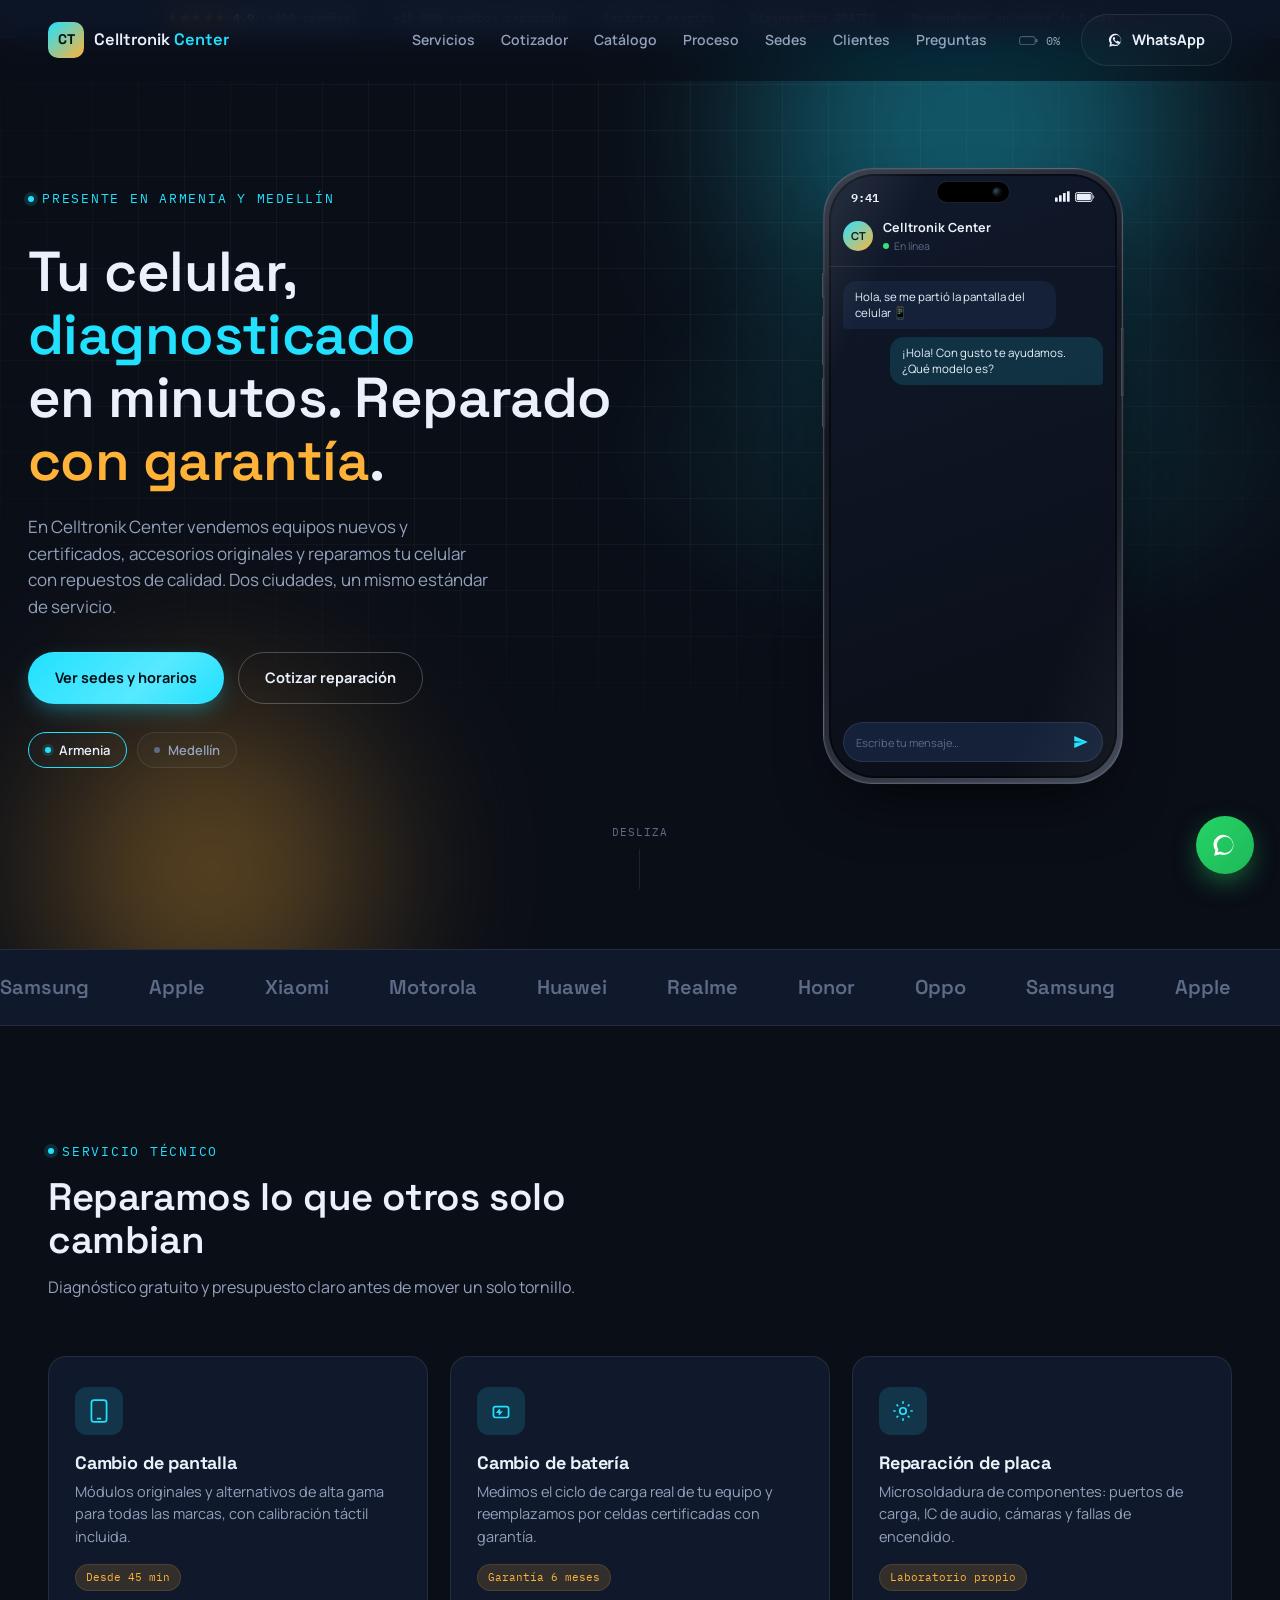
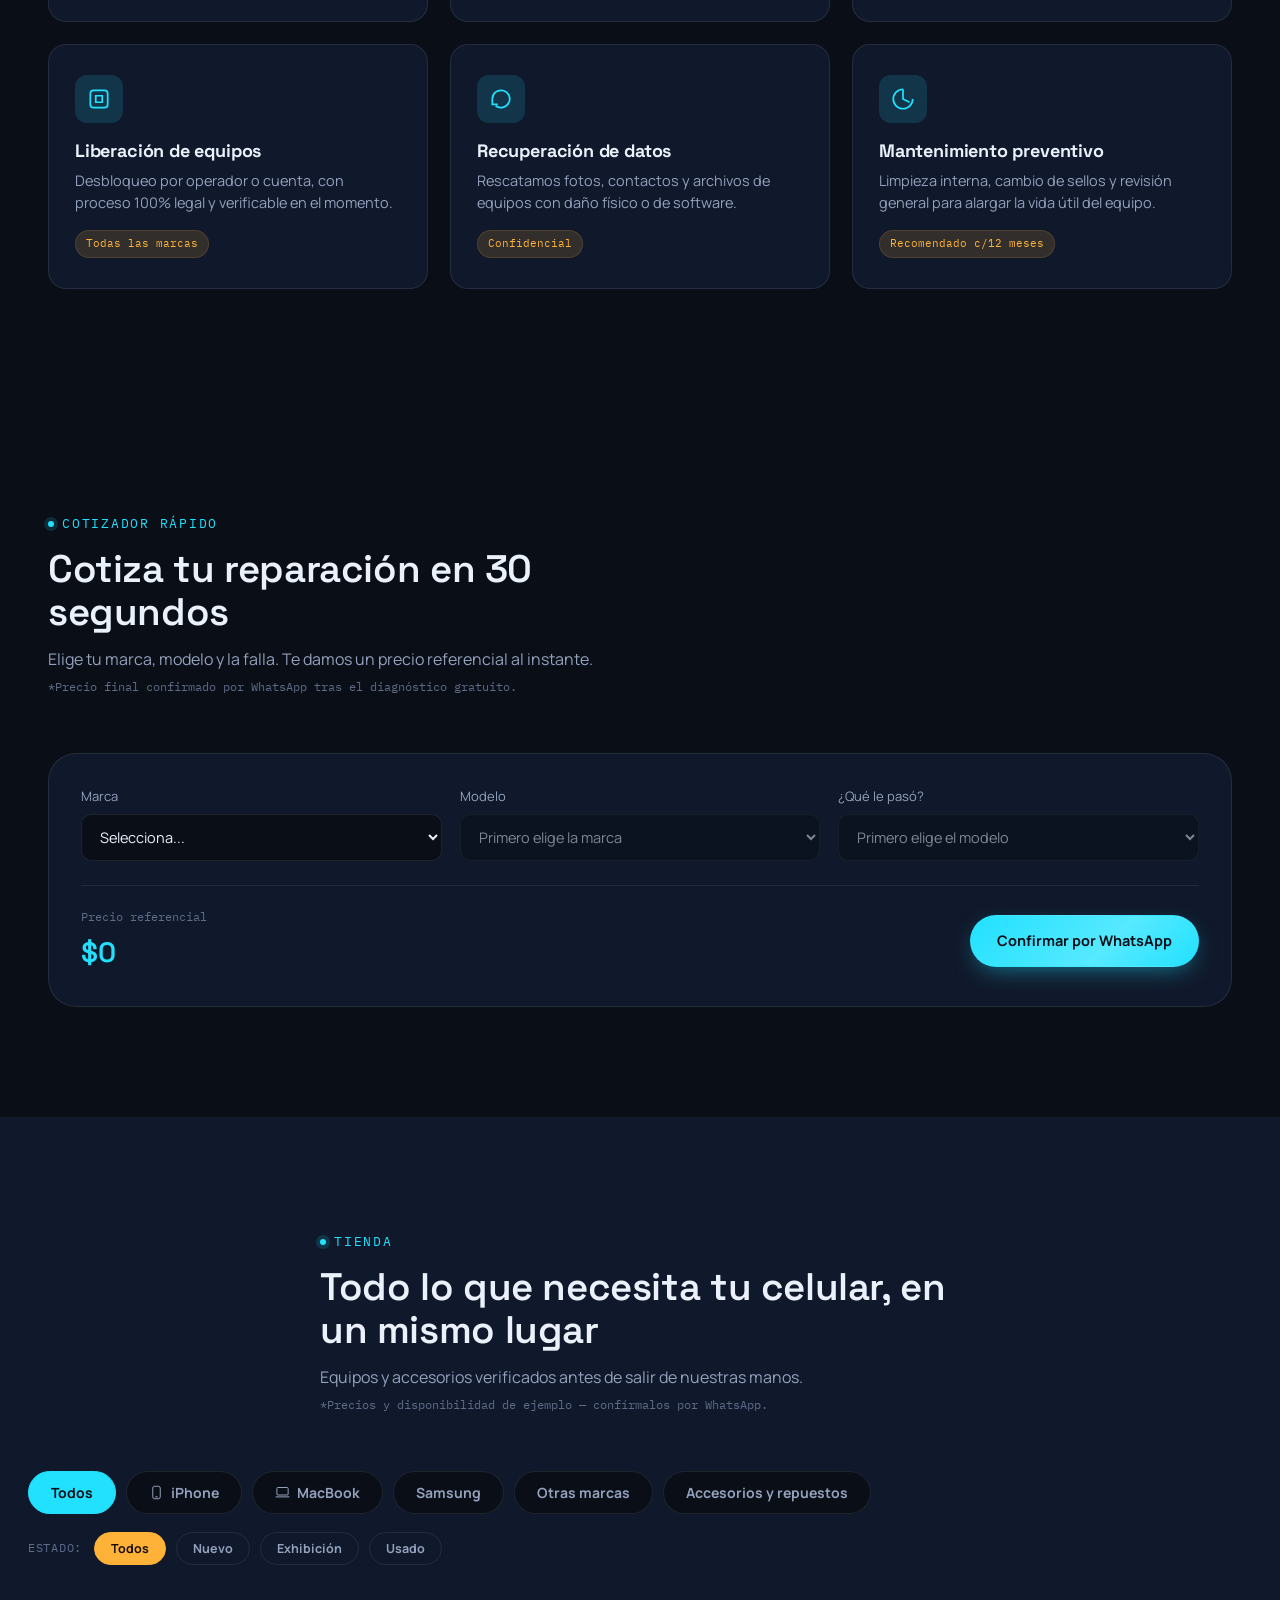
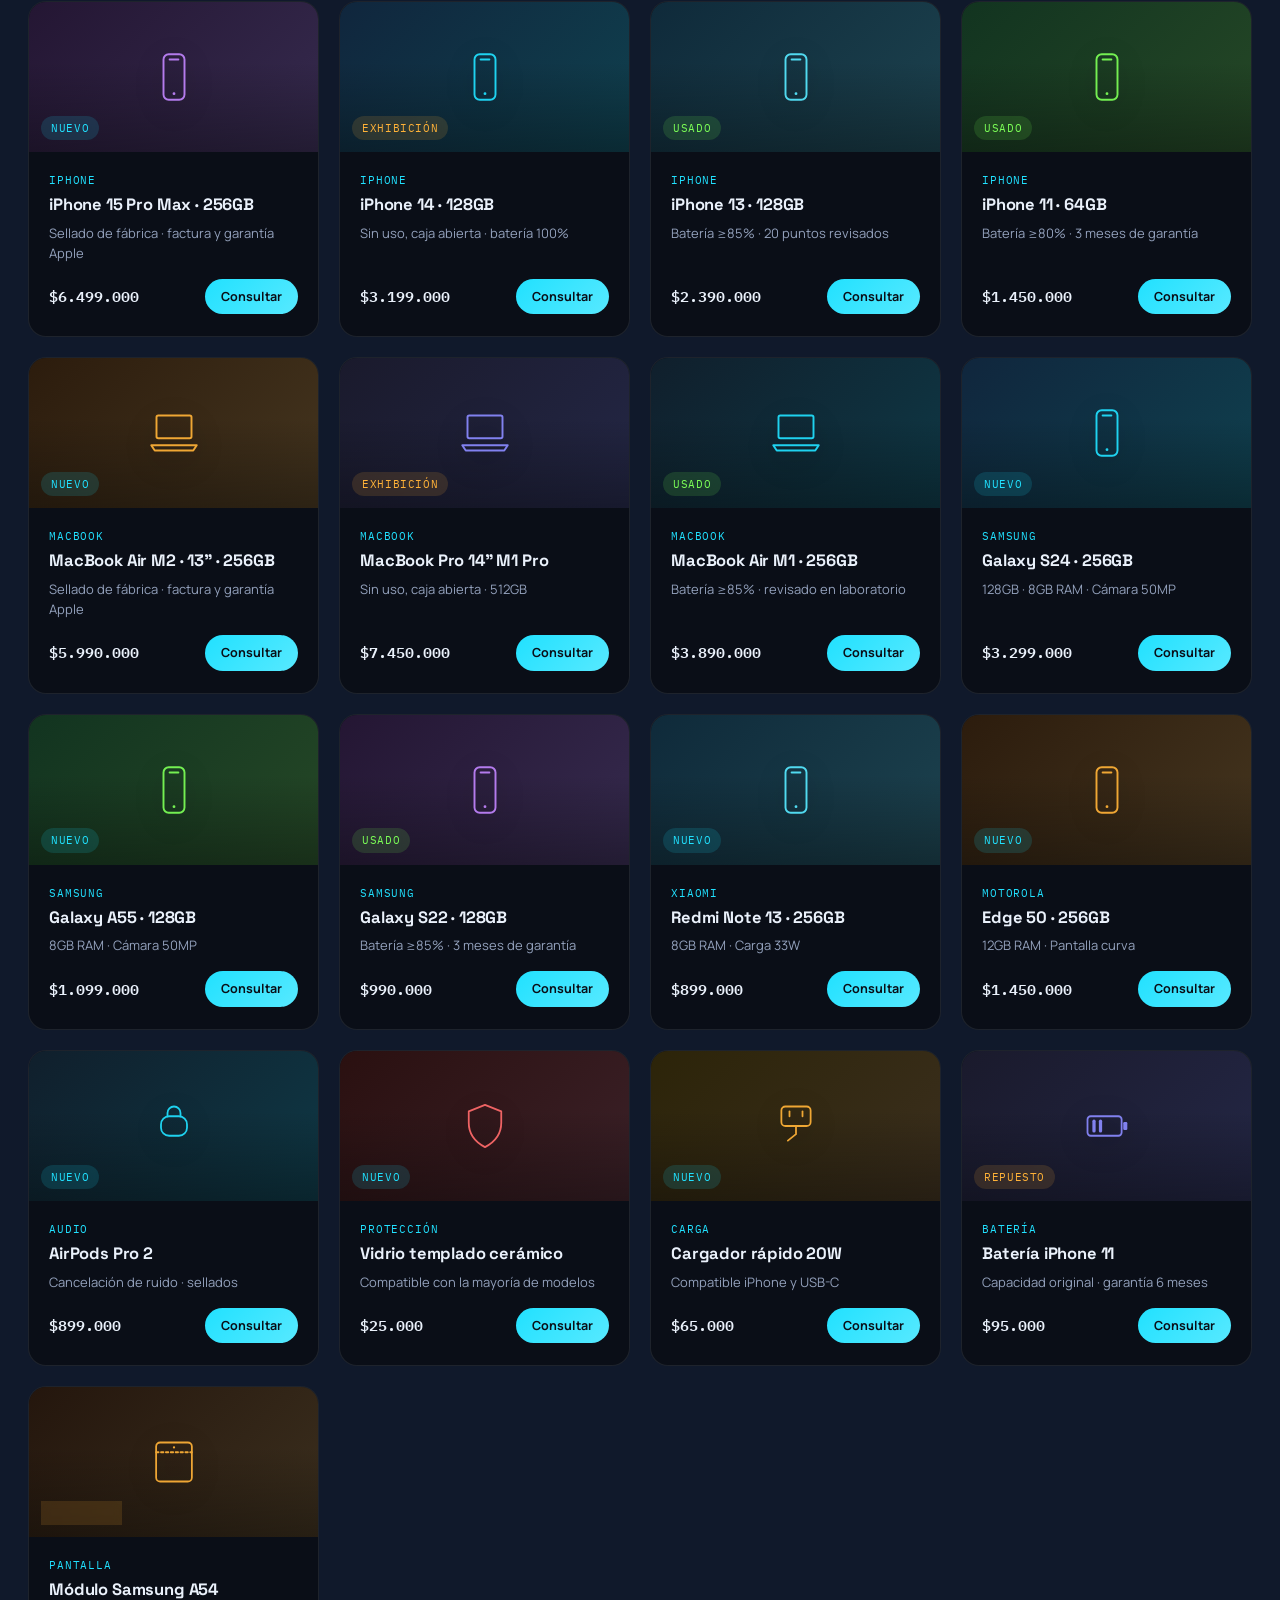
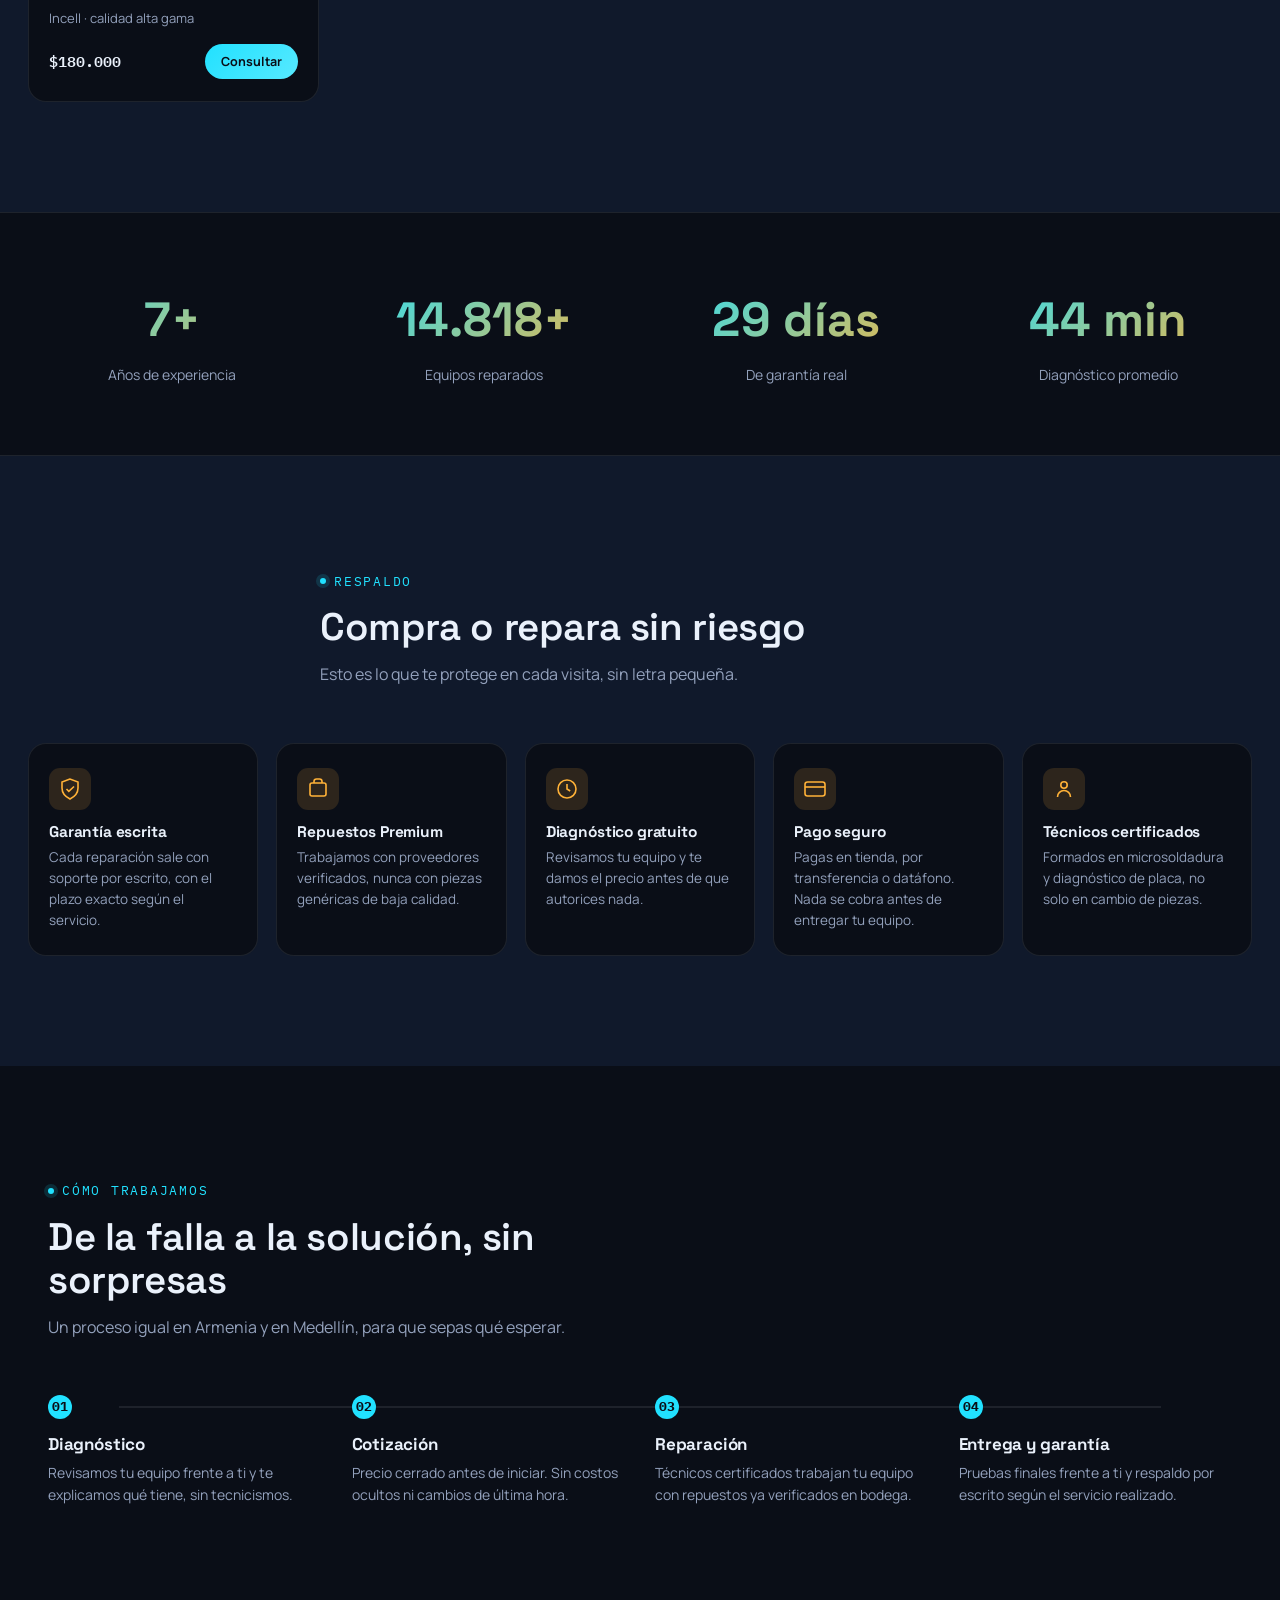
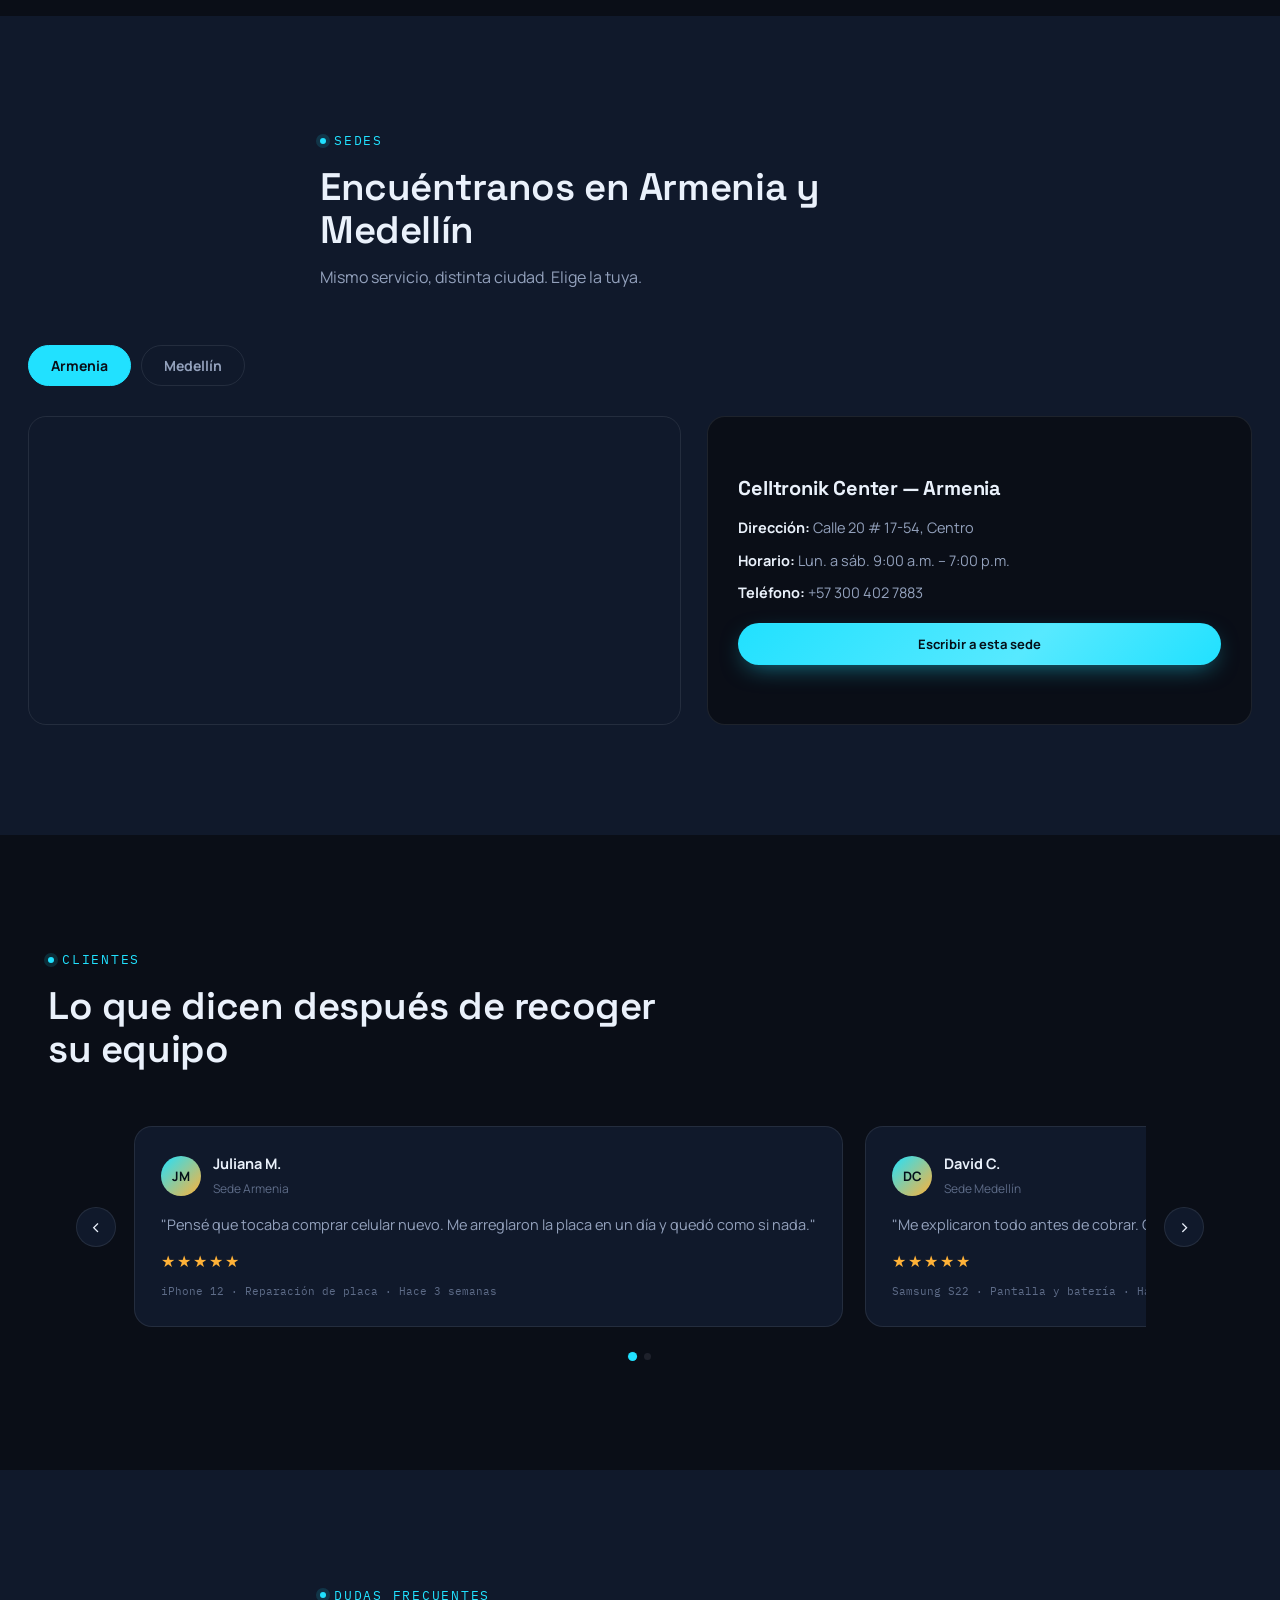
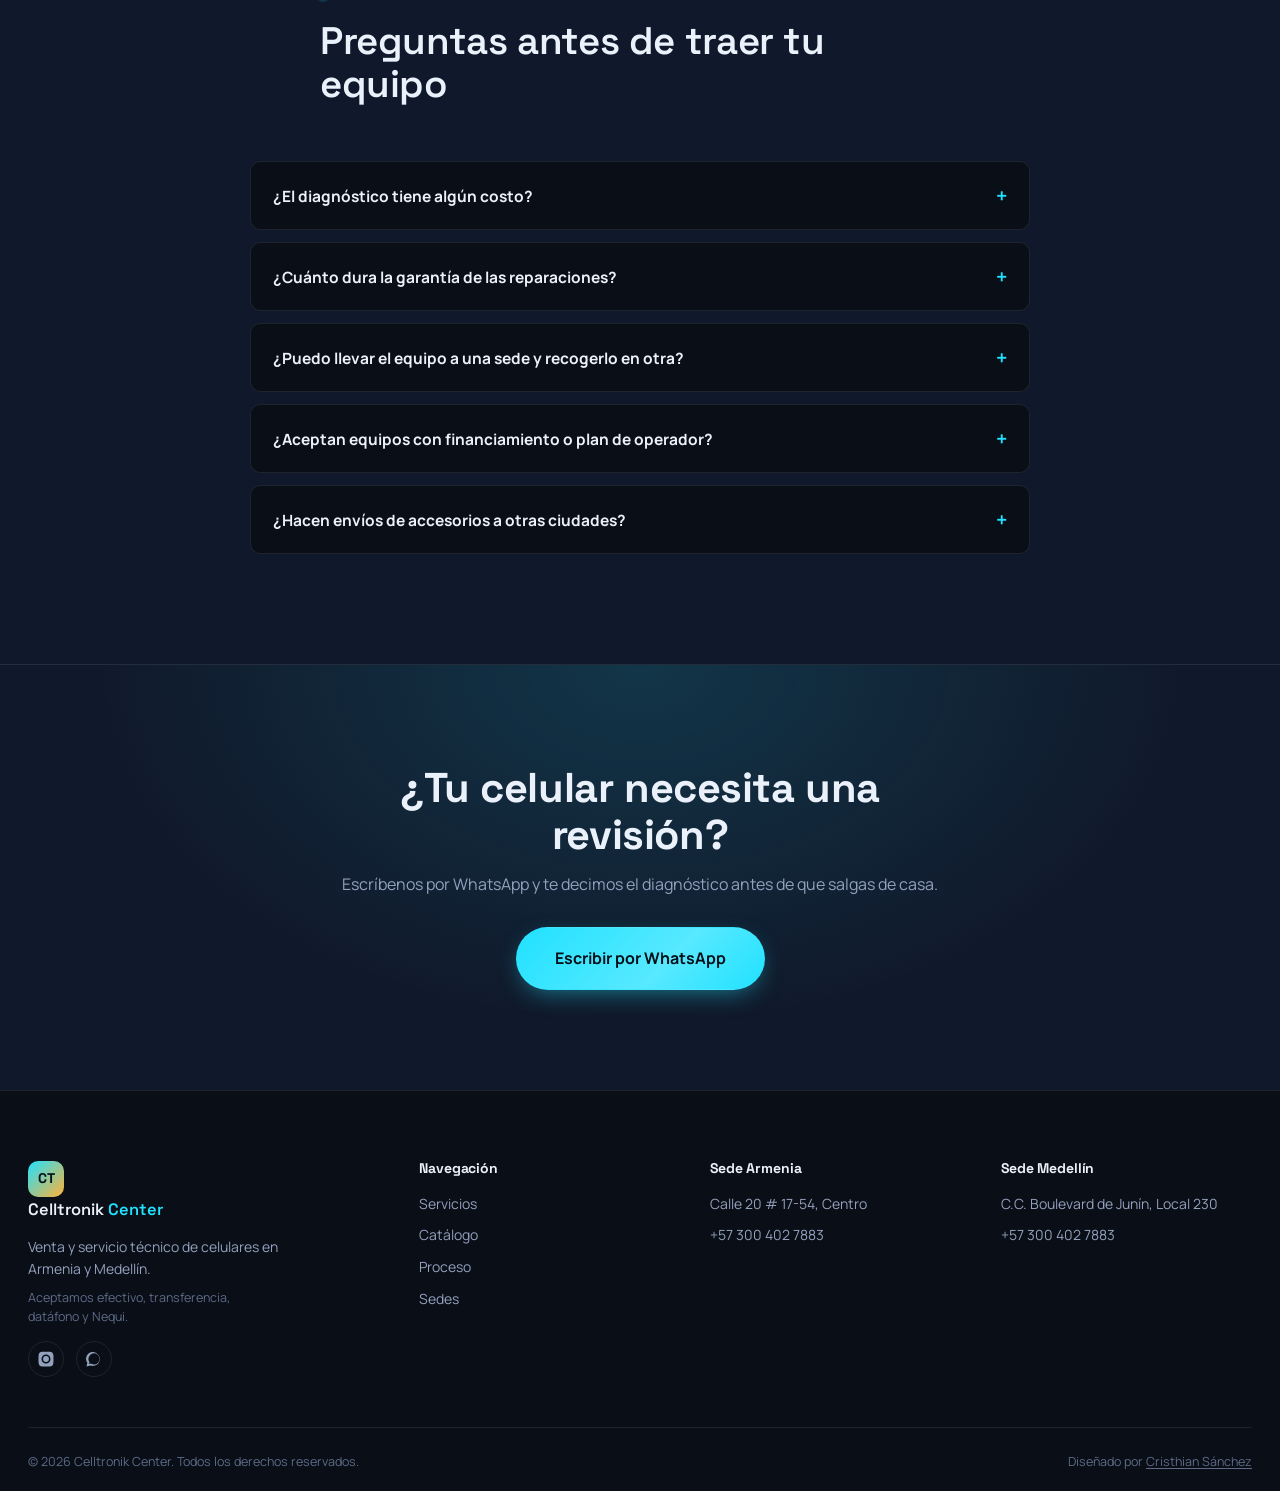
<file: index-1.html>
<!DOCTYPE html>
<html lang="es">
<head>
<meta charset="UTF-8">
<meta name="viewport" content="width=device-width, initial-scale=1.0">
<title>Celltronik Center | Servicio técnico y venta de celulares en Armenia y Medellín</title>
<meta name="description" content="Celltronik Center: venta de celulares, accesorios y repuestos, y servicio técnico especializado con sedes en Armenia y Medellín.">
<!-- Reemplazar celltronikcenter.com y og-cover.jpg por el dominio real y una foto de portada de 1200x630px antes de publicar -->
<meta name="robots" content="index, follow">
<link rel="canonical" href="https://www.celltronikcenter.com/">

<!-- Open Graph -->
<meta property="og:type" content="website">
<meta property="og:site_name" content="Celltronik Center">
<meta property="og:title" content="Celltronik Center | Servicio técnico y venta de celulares en Armenia y Medellín">
<meta property="og:description" content="Diagnóstico gratuito, garantía escrita y repuestos premium. Venta y reparación de celulares y MacBooks con sedes en Armenia y Medellín.">
<meta property="og:image" content="https://www.celltronikcenter.com/og-cover.jpg">
<meta property="og:url" content="https://www.celltronikcenter.com/">
<meta property="og:locale" content="es_CO">

<!-- Twitter Card -->
<meta name="twitter:card" content="summary_large_image">
<meta name="twitter:title" content="Celltronik Center | Servicio técnico y venta de celulares">
<meta name="twitter:description" content="Diagnóstico gratuito, garantía escrita y repuestos premium en Armenia y Medellín.">
<meta name="twitter:image" content="https://www.celltronikcenter.com/og-cover.jpg">

<!-- JSON-LD: datos estructurados de las dos sedes (actualizar con datos reales antes de publicar) -->
<script type="application/ld+json">
{
  "@context": "https://schema.org",
  "@graph": [
    {
      "@type": "ElectronicsStore",
      "name": "Celltronik Center — Armenia",
      "image": "https://www.celltronikcenter.com/og-cover.jpg",
      "url": "https://www.celltronikcenter.com/#sedes",
      "telephone": "+573004027883",
      "priceRange": "$$",
      "address": {
        "@type": "PostalAddress",
        "streetAddress": "Calle 20 # 17-54, Centro",
        "addressLocality": "Armenia",
        "addressRegion": "Quindío",
        "addressCountry": "CO"
      },
      "openingHoursSpecification": {
        "@type": "OpeningHoursSpecification",
        "dayOfWeek": ["Monday","Tuesday","Wednesday","Thursday","Friday","Saturday"],
        "opens": "09:00",
        "closes": "19:00"
      }
    },
    {
      "@type": "ElectronicsStore",
      "name": "Celltronik Center — Medellín",
      "image": "https://www.celltronikcenter.com/og-cover.jpg",
      "url": "https://www.celltronikcenter.com/#sedes",
      "telephone": "+573004027883",
      "priceRange": "$$",
      "address": {
        "@type": "PostalAddress",
        "streetAddress": "C.C. Boulevard de Junín, Local 230",
        "addressLocality": "Medellín",
        "addressRegion": "Antioquia",
        "addressCountry": "CO"
      },
      "openingHoursSpecification": {
        "@type": "OpeningHoursSpecification",
        "dayOfWeek": ["Monday","Tuesday","Wednesday","Thursday","Friday","Saturday"],
        "opens": "09:00",
        "closes": "19:00"
      }
    }
  ]
}
</script>

<link rel="preconnect" href="https://fonts.googleapis.com">
<link rel="preconnect" href="https://fonts.gstatic.com" crossorigin>
<link href="https://fonts.googleapis.com/css2?family=Space+Grotesk:wght@400;500;600;700&family=Manrope:wght@400;500;600;700;800&family=IBM+Plex+Mono:wght@400;500;600&display=swap" rel="stylesheet">
<link rel="stylesheet" href="styles.css">
</head>
<body>

<a href="#top" class="skip-link">Saltar al contenido principal</a>

<!-- ===== BARRA DE CONFIANZA ===== -->
<div class="trust-bar" role="note" aria-label="Indicadores de confianza">
  <div class="trust-bar__track">
    <span class="trust-bar__item"><span class="trust-bar__stars" aria-hidden="true">★★★★★</span> <strong data-editable>4.9</strong> <span data-editable>(+500 reseñas)</span></span>
    <span class="trust-bar__sep" aria-hidden="true">·</span>
    <span class="trust-bar__item">+15.000 equipos reparados</span>
    <span class="trust-bar__sep" aria-hidden="true">·</span>
    <span class="trust-bar__item">Garantía escrita</span>
    <span class="trust-bar__sep" aria-hidden="true">·</span>
    <span class="trust-bar__item">Diagnóstico GRATIS</span>
    <span class="trust-bar__sep" aria-hidden="true">·</span>
    <span class="trust-bar__item">Respondemos en menos de 5 min</span>
  </div>
</div>

<!-- ===== PRELOADER ===== -->
<div class="preloader" id="preloader" aria-hidden="true">
  <div class="preloader__phone">
    <div class="preloader__screen">
      <div class="preloader__logo">CT</div>
      <div class="preloader__bar"><span></span></div>
      <div class="preloader__pct">0%</div>
    </div>
  </div>
</div>

<!-- ===== NAV ===== -->
<header class="nav" id="nav">
  <div class="nav__inner">
    <a href="#top" class="nav__brand">
      <span class="nav__brand-mark">CT</span>
      <span class="nav__brand-text">Celltronik <em>Center</em></span>
    </a>

    <nav class="nav__links" id="navLinks">
      <a href="#servicios">Servicios</a>
      <a href="#cotizador">Cotizador</a>
      <a href="#catalogo">Catálogo</a>
      <a href="#proceso">Proceso</a>
      <a href="#sedes">Sedes</a>
      <a href="#testimonios">Clientes</a>
      <a href="#faq">Preguntas</a>
    </nav>

    <div class="nav__actions">
      <button class="battery-indicator" id="batteryIndicator" title="Progreso de lectura">
        <svg viewBox="0 0 28 14" class="battery-indicator__shell">
          <rect x="1" y="1" width="23" height="12" rx="3" fill="none" stroke="currentColor" stroke-width="1.4"/>
          <rect x="25" y="4.5" width="2.5" height="5" rx="1" fill="currentColor"/>
          <rect id="batteryFill" x="3" y="3" width="0" height="8" rx="1.5" fill="var(--cyan)"/>
        </svg>
        <span class="battery-indicator__pct" id="batteryPct">0%</span>
      </button>

      <a href="https://wa.me/573004027883" target="_blank" rel="noopener" class="btn btn--ghost nav__cta">
        <svg viewBox="0 0 24 24" width="16" height="16" fill="currentColor"><path d="M17.6 6.3A8.9 8.9 0 0 0 3.1 16.9L2 22l5.2-1.4A8.9 8.9 0 0 0 12 21a9 9 0 0 0 5.6-14.7ZM12 19.3a7.4 7.4 0 0 1-3.8-1l-.3-.2-2.8.7.8-2.7-.2-.3A7.4 7.4 0 1 1 19.4 12 7.4 7.4 0 0 1 12 19.3Zm4-5.5c-.2-.1-1.3-.6-1.5-.7s-.4-.1-.5.1-.6.7-.7.9-.3.2-.5.1a6 6 0 0 1-1.8-1.1 6.7 6.7 0 0 1-1.2-1.6c-.1-.2 0-.4.1-.5l.4-.4.3-.4a.5.5 0 0 0 0-.5c-.1-.1-.5-1.3-.7-1.7s-.4-.4-.5-.4h-.5a1 1 0 0 0-.7.3 3 3 0 0 0-.9 2.2 5.2 5.2 0 0 0 1.1 2.8 12 12 0 0 0 4.6 4c.6.3 1.1.4 1.5.6a3.6 3.6 0 0 0 1.6.1 2.7 2.7 0 0 0 1.7-1.2 2.2 2.2 0 0 0 .2-1.2c-.1-.1-.3-.2-.5-.3Z"/></svg>
        WhatsApp
      </a>
    </div>

    <button class="nav__burger" id="navBurger" aria-label="Abrir menú" aria-expanded="false">
      <span></span><span></span><span></span>
    </button>
  </div>
</header>

<main id="top">

  <!-- ===== HERO ===== -->
  <section class="hero">
    <div class="hero__bg" aria-hidden="true">
      <div class="hero__grid"></div>
      <div class="hero__orb hero__orb--cyan"></div>
      <div class="hero__orb hero__orb--amber"></div>
    </div>

    <div class="hero__inner">
      <div class="hero__copy">
        <p class="eyebrow reveal">
          <span class="eyebrow__dot"></span>
          Presente en Armenia y Medellín
        </p>
        <h1 class="hero__title reveal">
          Tu celular, <span class="hero__title-accent">diagnosticado</span><br>
          en minutos. Reparado <span class="hero__title-accent hero__title-accent--amber">con garantía</span>.
        </h1>
        <p class="hero__subtitle reveal">
          En Celltronik Center vendemos equipos nuevos y certificados, accesorios originales
          y reparamos tu celular con repuestos de calidad. Dos ciudades, un mismo estándar de servicio.
        </p>

        <div class="hero__actions reveal">
          <a href="#sedes" class="btn btn--primary">
            <span>Ver sedes y horarios</span>
          </a>
          <a href="https://wa.me/573004027883" target="_blank" rel="noopener" class="btn btn--outline">
            Cotizar reparación
          </a>
        </div>

        <div class="hero__cities reveal">
          <button class="city-pill city-pill--active" data-city="armenia">
            <span class="city-pill__dot"></span> Armenia
          </button>
          <button class="city-pill" data-city="medellin">
            <span class="city-pill__dot"></span> Medellín
          </button>
        </div>
      </div>

      <div class="hero__device reveal">
        <div class="phone-mock">
          <span class="phone-mock__btn phone-mock__btn--mute"></span>
          <span class="phone-mock__btn phone-mock__btn--vol-up"></span>
          <span class="phone-mock__btn phone-mock__btn--vol-down"></span>
          <span class="phone-mock__btn phone-mock__btn--power"></span>
          <div class="phone-mock__screen">
            <div class="phone-mock__statusbar">
              <span class="phone-mock__time">9:41</span>
              <div class="phone-mock__island"><span class="phone-mock__cam"></span></div>
              <span class="phone-mock__sysicons">
                <svg viewBox="0 0 18 12" width="16" height="11" fill="currentColor"><rect x="0" y="7" width="3" height="5" rx=".5"/><rect x="4.5" y="4.5" width="3" height="7.5" rx=".5"/><rect x="9" y="2" width="3" height="10" rx=".5"/><rect x="13.5" y="0" width="3" height="12" rx=".5"/></svg>
                <svg viewBox="0 0 24 12" width="20" height="10" fill="none" stroke="currentColor" stroke-width="1.2"><rect x=".5" y=".5" width="20" height="11" rx="2.5"/><rect x="2" y="2" width="17" height="8" rx="1.2" fill="currentColor" stroke="none"/><path d="M22 4v4a1.5 1.5 0 0 0 1-1.4V5.4A1.5 1.5 0 0 0 22 4z" fill="currentColor" stroke="none"/></svg>
              </span>
            </div>
            <div class="chat-app">
              <div class="chat-app__header">
                <div class="chat-app__avatar">CT</div>
                <div>
                  <div class="chat-app__name">Celltronik Center</div>
                  <div class="chat-app__status"><span class="dot-online"></span> En línea</div>
                </div>
              </div>
              <div class="chat-app__body" id="chatBody">
                <!-- messages injected by JS -->
              </div>
              <div class="chat-app__input">
                <span>Escribe tu mensaje…</span>
                <svg viewBox="0 0 24 24" width="18" height="18" fill="currentColor"><path d="M3 20l18-8L3 4l0 7 12 1-12 1z"/></svg>
              </div>
            </div>
            <div class="phone-mock__sheen"></div>
          </div>
        </div>
        <div class="phone-mock__glow"></div>
      </div>
    </div>

    <div class="hero__scroll-cue reveal">
      <span>Desliza</span>
      <div class="hero__scroll-cue-line"><i></i></div>
    </div>
  </section>

  <!-- ===== MARQUEE ===== -->
  <section class="marquee" aria-label="Marcas con las que trabajamos">
    <div class="marquee__track">
      <span>Samsung</span><span>Apple</span><span>Xiaomi</span><span>Motorola</span><span>Huawei</span><span>Realme</span><span>Honor</span><span>Oppo</span>
      <span>Samsung</span><span>Apple</span><span>Xiaomi</span><span>Motorola</span><span>Huawei</span><span>Realme</span><span>Honor</span><span>Oppo</span>
    </div>
  </section>

  <!-- ===== SERVICIOS ===== -->
  <section class="section" id="servicios">
    <div class="section__head">
      <p class="eyebrow reveal"><span class="eyebrow__dot"></span> Servicio técnico</p>
      <h2 class="section__title reveal">Reparamos lo que otros solo cambian</h2>
      <p class="section__desc reveal">Diagnóstico gratuito y presupuesto claro antes de mover un solo tornillo.</p>
    </div>

    <div class="service-grid">
      <article class="service-card reveal">
        <div class="service-card__icon">
          <svg viewBox="0 0 24 24" width="26" height="26" fill="none" stroke="currentColor" stroke-width="1.6"><rect x="5" y="2" width="14" height="20" rx="2.5"/><line x1="10" y1="19" x2="14" y2="19"/></svg>
        </div>
        <h3>Cambio de pantalla</h3>
        <p>Módulos originales y alternativos de alta gama para todas las marcas, con calibración táctil incluida.</p>
        <span class="service-card__tag">Desde 45 min</span>
      </article>

      <article class="service-card reveal">
        <div class="service-card__icon">
          <svg viewBox="0 0 24 24" width="26" height="26" fill="none" stroke="currentColor" stroke-width="1.6"><path d="M7 8h10a2 2 0 0 1 2 2v6a2 2 0 0 1-2 2H7a2 2 0 0 1-2-2v-6a2 2 0 0 1 2-2Z"/><path d="M11 10.5 9 13h3l-2 2.5"/></svg>
        </div>
        <h3>Cambio de batería</h3>
        <p>Medimos el ciclo de carga real de tu equipo y reemplazamos por celdas certificadas con garantía.</p>
        <span class="service-card__tag">Garantía 6 meses</span>
      </article>

      <article class="service-card reveal">
        <div class="service-card__icon">
          <svg viewBox="0 0 24 24" width="26" height="26" fill="none" stroke="currentColor" stroke-width="1.6"><circle cx="12" cy="12" r="3"/><path d="M12 3v2.2M12 18.8V21M21 12h-2.2M5.2 12H3M18 6l-1.6 1.6M7.6 16.4 6 18M18 18l-1.6-1.6M7.6 7.6 6 6"/></svg>
        </div>
        <h3>Reparación de placa</h3>
        <p>Microsoldadura de componentes: puertos de carga, IC de audio, cámaras y fallas de encendido.</p>
        <span class="service-card__tag">Laboratorio propio</span>
      </article>

      <article class="service-card reveal">
        <div class="service-card__icon">
          <svg viewBox="0 0 24 24" width="26" height="26" fill="none" stroke="currentColor" stroke-width="1.6"><rect x="4" y="4" width="16" height="16" rx="3"/><path d="M9 9h6v6H9z"/></svg>
        </div>
        <h3>Liberación de equipos</h3>
        <p>Desbloqueo por operador o cuenta, con proceso 100% legal y verificable en el momento.</p>
        <span class="service-card__tag">Todas las marcas</span>
      </article>

      <article class="service-card reveal">
        <div class="service-card__icon">
          <svg viewBox="0 0 24 24" width="26" height="26" fill="none" stroke="currentColor" stroke-width="1.6"><path d="M4 12a8 8 0 1 1 3 6.2"/><path d="M4 12v5h5"/></svg>
        </div>
        <h3>Recuperación de datos</h3>
        <p>Rescatamos fotos, contactos y archivos de equipos con daño físico o de software.</p>
        <span class="service-card__tag">Confidencial</span>
      </article>

      <article class="service-card reveal">
        <div class="service-card__icon">
          <svg viewBox="0 0 24 24" width="26" height="26" fill="none" stroke="currentColor" stroke-width="1.6"><path d="M12 3a9 9 0 1 0 9 9"/><path d="M12 3v9l6 3"/></svg>
        </div>
        <h3>Mantenimiento preventivo</h3>
        <p>Limpieza interna, cambio de sellos y revisión general para alargar la vida útil del equipo.</p>
        <span class="service-card__tag">Recomendado c/12 meses</span>
      </article>
    </div>
  </section>

  <!-- ===== COTIZADOR RÁPIDO ===== -->
  <section class="section" id="cotizador">
    <div class="section__head">
      <p class="eyebrow reveal"><span class="eyebrow__dot"></span> Cotizador rápido</p>
      <h2 class="section__title reveal">Cotiza tu reparación en 30 segundos</h2>
      <p class="section__desc reveal">Elige tu marca, modelo y la falla. Te damos un precio referencial al instante. <span class="section__note">*Precio final confirmado por WhatsApp tras el diagnóstico gratuito.</span></p>
    </div>

    <div class="configurator reveal">
      <div class="configurator__fields">
        <label class="configurator__field">
          <span>Marca</span>
          <select id="cfgBrand">
            <option value="">Selecciona...</option>
            <option value="iphone">iPhone</option>
            <option value="samsung">Samsung</option>
            <option value="xiaomi">Xiaomi</option>
            <option value="motorola">Motorola</option>
          </select>
        </label>

        <label class="configurator__field">
          <span>Modelo</span>
          <select id="cfgModel" disabled>
            <option value="">Primero elige la marca</option>
          </select>
        </label>

        <label class="configurator__field">
          <span>¿Qué le pasó?</span>
          <select id="cfgDamage" disabled>
            <option value="">Primero elige el modelo</option>
          </select>
        </label>
      </div>

      <div class="configurator__result" id="cfgResult" hidden>
        <div>
          <span class="configurator__result-label">Precio referencial</span>
          <span class="configurator__result-price" id="cfgPrice">$0</span>
        </div>
        <a href="#" target="_blank" rel="noopener" class="btn btn--primary" id="cfgWhatsapp">Confirmar por WhatsApp</a>
      </div>
    </div>
  </section>

  <!-- ===== CATALOGO ===== -->
  <section class="section section--alt" id="catalogo">
    <div class="section__head">
      <p class="eyebrow reveal"><span class="eyebrow__dot"></span> Tienda</p>
      <h2 class="section__title reveal">Todo lo que necesita tu celular, en un mismo lugar</h2>
      <p class="section__desc reveal">Equipos y accesorios verificados antes de salir de nuestras manos. <span class="section__note">*Precios y disponibilidad de ejemplo — confírmalos por WhatsApp.</span></p>
    </div>

    <div class="catalog-brand-tabs reveal" role="tablist" aria-label="Filtrar por marca">
      <button class="brand-tab brand-tab--active" data-brand="todos">Todos</button>
      <button class="brand-tab" data-brand="iphone">
        <svg viewBox="0 0 24 24" width="15" height="15" fill="none" stroke="currentColor" stroke-width="1.6"><rect x="6" y="2" width="12" height="20" rx="3"/><line x1="10" y1="19" x2="14" y2="19"/></svg>
        iPhone
      </button>
      <button class="brand-tab" data-brand="mac">
        <svg viewBox="0 0 24 24" width="15" height="15" fill="none" stroke="currentColor" stroke-width="1.6"><rect x="3" y="4" width="18" height="12" rx="1.5"/><line x1="1" y1="19" x2="23" y2="19"/></svg>
        MacBook
      </button>
      <button class="brand-tab" data-brand="samsung">Samsung</button>
      <button class="brand-tab" data-brand="otros">Otras marcas</button>
      <button class="brand-tab" data-brand="accesorios">Accesorios y repuestos</button>
    </div>

    <div class="catalog-condition-filters reveal" role="tablist" aria-label="Filtrar por estado del equipo">
      <span class="catalog-condition-label">Estado:</span>
      <button class="condition-chip condition-chip--active" data-condition="todos">Todos</button>
      <button class="condition-chip" data-condition="nuevo">Nuevo</button>
      <button class="condition-chip" data-condition="exhibicion">Exhibición</button>
      <button class="condition-chip" data-condition="usado">Usado</button>
    </div>

    <div class="product-grid" id="productGrid">

      <article class="product-card reveal" data-brand="iphone" data-condition="nuevo">
        <div class="product-card__media product-card__media--phone-4">
          <div class="product-card__icon"><svg viewBox="0 0 64 64" width="56" height="56" fill="none" stroke="currentColor" stroke-width="2.2" stroke-linecap="round" stroke-linejoin="round"><rect x="20" y="6" width="24" height="52" rx="6"/><line x1="27" y1="12" x2="37" y2="12"/><circle cx="32" cy="51" r="1.6" fill="currentColor" stroke="none"/></svg></div>
          <span class="product-card__badge product-card__badge--new">Nuevo</span>
        </div>
        <div class="product-card__body">
          <span class="product-card__cat">iPhone</span>
          <h3>iPhone 15 Pro Max · 256GB</h3>
          <p>Sellado de fábrica · factura y garantía Apple</p>
          <div class="product-card__foot">
            <span class="product-card__price">$6.499.000</span>
            <a href="https://wa.me/573004027883?text=Hola%2C%20quiero%20consultar%20disponibilidad%20del%20iPhone%2015%20Pro%20Max" target="_blank" rel="noopener" class="product-card__cta">Consultar</a>
          </div>
        </div>
      </article>

      <article class="product-card reveal" data-brand="iphone" data-condition="exhibicion">
        <div class="product-card__media product-card__media--phone-1">
          <div class="product-card__icon"><svg viewBox="0 0 64 64" width="56" height="56" fill="none" stroke="currentColor" stroke-width="2.2" stroke-linecap="round" stroke-linejoin="round"><rect x="20" y="6" width="24" height="52" rx="6"/><line x1="27" y1="12" x2="37" y2="12"/><circle cx="32" cy="51" r="1.6" fill="currentColor" stroke="none"/></svg></div>
          <span class="product-card__badge product-card__badge--exh">Exhibición</span>
        </div>
        <div class="product-card__body">
          <span class="product-card__cat">iPhone</span>
          <h3>iPhone 14 · 128GB</h3>
          <p>Sin uso, caja abierta · batería 100%</p>
          <div class="product-card__foot">
            <span class="product-card__price">$3.199.000</span>
            <a href="https://wa.me/573004027883?text=Hola%2C%20quiero%20consultar%20disponibilidad%20del%20iPhone%2014%20de%20exhibici%C3%B3n" target="_blank" rel="noopener" class="product-card__cta">Consultar</a>
          </div>
        </div>
      </article>

      <article class="product-card reveal" data-brand="iphone" data-condition="usado">
        <div class="product-card__media product-card__media--phone-5">
          <div class="product-card__icon"><svg viewBox="0 0 64 64" width="56" height="56" fill="none" stroke="currentColor" stroke-width="2.2" stroke-linecap="round" stroke-linejoin="round"><rect x="20" y="6" width="24" height="52" rx="6"/><line x1="27" y1="12" x2="37" y2="12"/><circle cx="32" cy="51" r="1.6" fill="currentColor" stroke="none"/></svg></div>
          <span class="product-card__badge product-card__badge--used">Usado</span>
        </div>
        <div class="product-card__body">
          <span class="product-card__cat">iPhone</span>
          <h3>iPhone 13 · 128GB</h3>
          <p>Batería ≥85% · 20 puntos revisados</p>
          <div class="product-card__foot">
            <span class="product-card__price">$2.390.000</span>
            <a href="https://wa.me/573004027883?text=Hola%2C%20quiero%20consultar%20disponibilidad%20del%20iPhone%2013%20usado" target="_blank" rel="noopener" class="product-card__cta">Consultar</a>
          </div>
        </div>
      </article>

      <article class="product-card reveal" data-brand="iphone" data-condition="usado">
        <div class="product-card__media product-card__media--phone-2">
          <div class="product-card__icon"><svg viewBox="0 0 64 64" width="56" height="56" fill="none" stroke="currentColor" stroke-width="2.2" stroke-linecap="round" stroke-linejoin="round"><rect x="20" y="6" width="24" height="52" rx="6"/><line x1="27" y1="12" x2="37" y2="12"/><circle cx="32" cy="51" r="1.6" fill="currentColor" stroke="none"/></svg></div>
          <span class="product-card__badge product-card__badge--used">Usado</span>
        </div>
        <div class="product-card__body">
          <span class="product-card__cat">iPhone</span>
          <h3>iPhone 11 · 64GB</h3>
          <p>Batería ≥80% · 3 meses de garantía</p>
          <div class="product-card__foot">
            <span class="product-card__price">$1.450.000</span>
            <a href="https://wa.me/573004027883?text=Hola%2C%20quiero%20consultar%20disponibilidad%20del%20iPhone%2011%20usado" target="_blank" rel="noopener" class="product-card__cta">Consultar</a>
          </div>
        </div>
      </article>

      <article class="product-card reveal" data-brand="mac" data-condition="nuevo">
        <div class="product-card__media product-card__media--phone-3">
          <div class="product-card__icon"><svg viewBox="0 0 64 64" width="56" height="56" fill="none" stroke="currentColor" stroke-width="2.2" stroke-linecap="round" stroke-linejoin="round"><rect x="12" y="12" width="40" height="26" rx="2"/><path d="M6 46h52l-4 6H10z"/></svg></div>
          <span class="product-card__badge product-card__badge--new">Nuevo</span>
        </div>
        <div class="product-card__body">
          <span class="product-card__cat">MacBook</span>
          <h3>MacBook Air M2 · 13" · 256GB</h3>
          <p>Sellado de fábrica · factura y garantía Apple</p>
          <div class="product-card__foot">
            <span class="product-card__price">$5.990.000</span>
            <a href="https://wa.me/573004027883?text=Hola%2C%20quiero%20consultar%20disponibilidad%20del%20MacBook%20Air%20M2" target="_blank" rel="noopener" class="product-card__cta">Consultar</a>
          </div>
        </div>
      </article>

      <article class="product-card reveal" data-brand="mac" data-condition="exhibicion">
        <div class="product-card__media product-card__media--rep-1">
          <div class="product-card__icon"><svg viewBox="0 0 64 64" width="56" height="56" fill="none" stroke="currentColor" stroke-width="2.2" stroke-linecap="round" stroke-linejoin="round"><rect x="12" y="12" width="40" height="26" rx="2"/><path d="M6 46h52l-4 6H10z"/></svg></div>
          <span class="product-card__badge product-card__badge--exh">Exhibición</span>
        </div>
        <div class="product-card__body">
          <span class="product-card__cat">MacBook</span>
          <h3>MacBook Pro 14" M1 Pro</h3>
          <p>Sin uso, caja abierta · 512GB</p>
          <div class="product-card__foot">
            <span class="product-card__price">$7.450.000</span>
            <a href="https://wa.me/573004027883?text=Hola%2C%20quiero%20consultar%20disponibilidad%20del%20MacBook%20Pro%2014%20de%20exhibici%C3%B3n" target="_blank" rel="noopener" class="product-card__cta">Consultar</a>
          </div>
        </div>
      </article>

      <article class="product-card reveal" data-brand="mac" data-condition="usado">
        <div class="product-card__media product-card__media--acc-3">
          <div class="product-card__icon"><svg viewBox="0 0 64 64" width="56" height="56" fill="none" stroke="currentColor" stroke-width="2.2" stroke-linecap="round" stroke-linejoin="round"><rect x="12" y="12" width="40" height="26" rx="2"/><path d="M6 46h52l-4 6H10z"/></svg></div>
          <span class="product-card__badge product-card__badge--used">Usado</span>
        </div>
        <div class="product-card__body">
          <span class="product-card__cat">MacBook</span>
          <h3>MacBook Air M1 · 256GB</h3>
          <p>Batería ≥85% · revisado en laboratorio</p>
          <div class="product-card__foot">
            <span class="product-card__price">$3.890.000</span>
            <a href="https://wa.me/573004027883?text=Hola%2C%20quiero%20consultar%20disponibilidad%20del%20MacBook%20Air%20M1%20usado" target="_blank" rel="noopener" class="product-card__cta">Consultar</a>
          </div>
        </div>
      </article>

      <article class="product-card reveal" data-brand="samsung" data-condition="nuevo">
        <div class="product-card__media product-card__media--phone-1">
          <div class="product-card__icon"><svg viewBox="0 0 64 64" width="56" height="56" fill="none" stroke="currentColor" stroke-width="2.2" stroke-linecap="round" stroke-linejoin="round"><rect x="20" y="6" width="24" height="52" rx="6"/><line x1="27" y1="12" x2="37" y2="12"/><circle cx="32" cy="51" r="1.6" fill="currentColor" stroke="none"/></svg></div>
          <span class="product-card__badge product-card__badge--new">Nuevo</span>
        </div>
        <div class="product-card__body">
          <span class="product-card__cat">Samsung</span>
          <h3>Galaxy S24 · 256GB</h3>
          <p>128GB · 8GB RAM · Cámara 50MP</p>
          <div class="product-card__foot">
            <span class="product-card__price">$3.299.000</span>
            <a href="https://wa.me/573004027883?text=Hola%2C%20quiero%20consultar%20disponibilidad%20del%20Galaxy%20S24" target="_blank" rel="noopener" class="product-card__cta">Consultar</a>
          </div>
        </div>
      </article>

      <article class="product-card reveal" data-brand="samsung" data-condition="nuevo">
        <div class="product-card__media product-card__media--phone-2">
          <div class="product-card__icon"><svg viewBox="0 0 64 64" width="56" height="56" fill="none" stroke="currentColor" stroke-width="2.2" stroke-linecap="round" stroke-linejoin="round"><rect x="20" y="6" width="24" height="52" rx="6"/><line x1="27" y1="12" x2="37" y2="12"/><circle cx="32" cy="51" r="1.6" fill="currentColor" stroke="none"/></svg></div>
          <span class="product-card__badge product-card__badge--new">Nuevo</span>
        </div>
        <div class="product-card__body">
          <span class="product-card__cat">Samsung</span>
          <h3>Galaxy A55 · 128GB</h3>
          <p>8GB RAM · Cámara 50MP</p>
          <div class="product-card__foot">
            <span class="product-card__price">$1.099.000</span>
            <a href="https://wa.me/573004027883?text=Hola%2C%20quiero%20consultar%20disponibilidad%20del%20Galaxy%20A55" target="_blank" rel="noopener" class="product-card__cta">Consultar</a>
          </div>
        </div>
      </article>

      <article class="product-card reveal" data-brand="samsung" data-condition="usado">
        <div class="product-card__media product-card__media--phone-4">
          <div class="product-card__icon"><svg viewBox="0 0 64 64" width="56" height="56" fill="none" stroke="currentColor" stroke-width="2.2" stroke-linecap="round" stroke-linejoin="round"><rect x="20" y="6" width="24" height="52" rx="6"/><line x1="27" y1="12" x2="37" y2="12"/><circle cx="32" cy="51" r="1.6" fill="currentColor" stroke="none"/></svg></div>
          <span class="product-card__badge product-card__badge--used">Usado</span>
        </div>
        <div class="product-card__body">
          <span class="product-card__cat">Samsung</span>
          <h3>Galaxy S22 · 128GB</h3>
          <p>Batería ≥85% · 3 meses de garantía</p>
          <div class="product-card__foot">
            <span class="product-card__price">$990.000</span>
            <a href="https://wa.me/573004027883?text=Hola%2C%20quiero%20consultar%20disponibilidad%20del%20Galaxy%20S22%20usado" target="_blank" rel="noopener" class="product-card__cta">Consultar</a>
          </div>
        </div>
      </article>

      <article class="product-card reveal" data-brand="otros" data-condition="nuevo">
        <div class="product-card__media product-card__media--phone-5">
          <div class="product-card__icon"><svg viewBox="0 0 64 64" width="56" height="56" fill="none" stroke="currentColor" stroke-width="2.2" stroke-linecap="round" stroke-linejoin="round"><rect x="20" y="6" width="24" height="52" rx="6"/><line x1="27" y1="12" x2="37" y2="12"/><circle cx="32" cy="51" r="1.6" fill="currentColor" stroke="none"/></svg></div>
          <span class="product-card__badge product-card__badge--new">Nuevo</span>
        </div>
        <div class="product-card__body">
          <span class="product-card__cat">Xiaomi</span>
          <h3>Redmi Note 13 · 256GB</h3>
          <p>8GB RAM · Carga 33W</p>
          <div class="product-card__foot">
            <span class="product-card__price">$899.000</span>
            <a href="https://wa.me/573004027883?text=Hola%2C%20quiero%20consultar%20disponibilidad%20del%20Xiaomi%20Redmi%20Note%2013" target="_blank" rel="noopener" class="product-card__cta">Consultar</a>
          </div>
        </div>
      </article>

      <article class="product-card reveal" data-brand="otros" data-condition="nuevo">
        <div class="product-card__media product-card__media--phone-3">
          <div class="product-card__icon"><svg viewBox="0 0 64 64" width="56" height="56" fill="none" stroke="currentColor" stroke-width="2.2" stroke-linecap="round" stroke-linejoin="round"><rect x="20" y="6" width="24" height="52" rx="6"/><line x1="27" y1="12" x2="37" y2="12"/><circle cx="32" cy="51" r="1.6" fill="currentColor" stroke="none"/></svg></div>
          <span class="product-card__badge product-card__badge--new">Nuevo</span>
        </div>
        <div class="product-card__body">
          <span class="product-card__cat">Motorola</span>
          <h3>Edge 50 · 256GB</h3>
          <p>12GB RAM · Pantalla curva</p>
          <div class="product-card__foot">
            <span class="product-card__price">$1.450.000</span>
            <a href="https://wa.me/573004027883?text=Hola%2C%20quiero%20consultar%20disponibilidad%20del%20Motorola%20Edge%2050" target="_blank" rel="noopener" class="product-card__cta">Consultar</a>
          </div>
        </div>
      </article>

      <article class="product-card reveal" data-brand="accesorios" data-condition="nuevo">
        <div class="product-card__media product-card__media--acc-3">
          <div class="product-card__icon"><svg viewBox="0 0 64 64" width="52" height="52" fill="none" stroke="currentColor" stroke-width="2.2" stroke-linecap="round" stroke-linejoin="round"><rect x="16" y="20" width="32" height="24" rx="10"/><path d="M24 20v-4a8 8 0 0 1 16 0v4"/></svg></div>
          <span class="product-card__badge product-card__badge--new">Nuevo</span>
        </div>
        <div class="product-card__body">
          <span class="product-card__cat">Audio</span>
          <h3>AirPods Pro 2</h3>
          <p>Cancelación de ruido · sellados</p>
          <div class="product-card__foot">
            <span class="product-card__price">$899.000</span>
            <a href="https://wa.me/573004027883?text=Hola%2C%20quiero%20consultar%20disponibilidad%20de%20AirPods%20Pro%202" target="_blank" rel="noopener" class="product-card__cta">Consultar</a>
          </div>
        </div>
      </article>

      <article class="product-card reveal" data-brand="accesorios" data-condition="nuevo">
        <div class="product-card__media product-card__media--acc-1">
          <div class="product-card__icon"><svg viewBox="0 0 64 64" width="52" height="52" fill="none" stroke="currentColor" stroke-width="2.2" stroke-linecap="round" stroke-linejoin="round"><path d="M32 6l20 8v14c0 14-8.5 24-20 30-11.5-6-20-16-20-30V14z"/></svg></div>
          <span class="product-card__badge product-card__badge--new">Nuevo</span>
        </div>
        <div class="product-card__body">
          <span class="product-card__cat">Protección</span>
          <h3>Vidrio templado cerámico</h3>
          <p>Compatible con la mayoría de modelos</p>
          <div class="product-card__foot">
            <span class="product-card__price">$25.000</span>
            <a href="https://wa.me/573004027883?text=Hola%2C%20quiero%20consultar%20disponibilidad%20de%20vidrio%20templado" target="_blank" rel="noopener" class="product-card__cta">Consultar</a>
          </div>
        </div>
      </article>

      <article class="product-card reveal" data-brand="accesorios" data-condition="nuevo">
        <div class="product-card__media product-card__media--acc-2">
          <div class="product-card__icon"><svg viewBox="0 0 64 64" width="52" height="52" fill="none" stroke="currentColor" stroke-width="2.2" stroke-linecap="round" stroke-linejoin="round"><rect x="14" y="8" width="36" height="24" rx="5"/><line x1="24" y1="14" x2="24" y2="20"/><line x1="40" y1="14" x2="40" y2="20"/><path d="M32 32v10l-10 8"/></svg></div>
          <span class="product-card__badge product-card__badge--new">Nuevo</span>
        </div>
        <div class="product-card__body">
          <span class="product-card__cat">Carga</span>
          <h3>Cargador rápido 20W</h3>
          <p>Compatible iPhone y USB-C</p>
          <div class="product-card__foot">
            <span class="product-card__price">$65.000</span>
            <a href="https://wa.me/573004027883?text=Hola%2C%20quiero%20consultar%20disponibilidad%20de%20cargador%2020W" target="_blank" rel="noopener" class="product-card__cta">Consultar</a>
          </div>
        </div>
      </article>

      <article class="product-card reveal" data-brand="accesorios" data-condition="nuevo">
        <div class="product-card__media product-card__media--rep-1">
          <div class="product-card__icon"><svg viewBox="0 0 64 64" width="52" height="52" fill="none" stroke="currentColor" stroke-width="2.2" stroke-linecap="round" stroke-linejoin="round"><rect x="8" y="20" width="42" height="24" rx="4"/><rect x="52" y="27" width="5" height="10" rx="1.5" fill="currentColor" stroke="none"/><line x1="16" y1="26" x2="16" y2="38" stroke-width="4"/><line x1="24" y1="26" x2="24" y2="38" stroke-width="4"/></svg></div>
          <span class="product-card__badge product-card__badge--rep">Repuesto</span>
        </div>
        <div class="product-card__body">
          <span class="product-card__cat">Batería</span>
          <h3>Batería iPhone 11</h3>
          <p>Capacidad original · garantía 6 meses</p>
          <div class="product-card__foot">
            <span class="product-card__price">$95.000</span>
            <a href="https://wa.me/573004027883?text=Hola%2C%20quiero%20consultar%20disponibilidad%20de%20bateria%20iPhone%2011" target="_blank" rel="noopener" class="product-card__cta">Consultar</a>
          </div>
        </div>
      </article>

      <article class="product-card reveal" data-brand="accesorios" data-condition="nuevo">
        <div class="product-card__media product-card__media--rep-2">
          <div class="product-card__icon"><svg viewBox="0 0 64 64" width="52" height="52" fill="none" stroke="currentColor" stroke-width="2.2" stroke-linecap="round" stroke-linejoin="round"><rect x="10" y="8" width="44" height="48" rx="5"/><line x1="10" y1="20" x2="54" y2="20" stroke-dasharray="3 3"/><circle cx="32" cy="14" r="1.4" fill="currentColor" stroke="none"/></svg></div>
          <span class="product-card__badge product-card__badge--rep">Repuesto</span>
        </div>
        <div class="product-card__body">
          <span class="product-card__cat">Pantalla</span>
          <h3>Módulo Samsung A54</h3>
          <p>Incell · calidad alta gama</p>
          <div class="product-card__foot">
            <span class="product-card__price">$180.000</span>
            <a href="https://wa.me/573004027883?text=Hola%2C%20quiero%20consultar%20disponibilidad%20de%20modulo%20Samsung%20A54" target="_blank" rel="noopener" class="product-card__cta">Consultar</a>
          </div>
        </div>
      </article>

    </div>

    <p class="catalog-empty" id="catalogEmpty" hidden>No tenemos productos de esta combinación en este momento. Escríbenos y te avisamos cuando lleguen.</p>
  </section>

  <!-- ===== POR QUE ELEGIRNOS / STATS ===== -->
  <section class="stats">
    <div class="stats__inner">
      <div class="stats__item reveal">
        <span class="stats__number" data-count="8" data-suffix="+">0</span>
        <span class="stats__label">Años de experiencia</span>
      </div>
      <div class="stats__item reveal">
        <span class="stats__number" data-count="15000" data-suffix="+">0</span>
        <span class="stats__label">Equipos reparados</span>
      </div>
      <div class="stats__item reveal">
        <span class="stats__number" data-count="30" data-suffix=" días">0</span>
        <span class="stats__label">De garantía real</span>
      </div>
      <div class="stats__item reveal">
        <span class="stats__number" data-count="45" data-suffix=" min">0</span>
        <span class="stats__label">Diagnóstico promedio</span>
      </div>
    </div>
  </section>

  <!-- ===== GARANTÍAS ===== -->
  <section class="section section--alt" id="garantias">
    <div class="section__head">
      <p class="eyebrow reveal"><span class="eyebrow__dot"></span> Respaldo</p>
      <h2 class="section__title reveal">Compra o repara sin riesgo</h2>
      <p class="section__desc reveal">Esto es lo que te protege en cada visita, sin letra pequeña.</p>
    </div>

    <div class="guarantee-grid">
      <article class="guarantee-card reveal">
        <div class="guarantee-card__icon">
          <svg viewBox="0 0 24 24" width="24" height="24" fill="none" stroke="currentColor" stroke-width="1.6"><path d="M12 2 4 5v6c0 5 3.4 8.7 8 11 4.6-2.3 8-6 8-11V5Z"/><path d="m8.5 12 2.3 2.3L16 9.5"/></svg>
        </div>
        <h3>Garantía escrita</h3>
        <p>Cada reparación sale con soporte por escrito, con el plazo exacto según el servicio.</p>
      </article>

      <article class="guarantee-card reveal">
        <div class="guarantee-card__icon">
          <svg viewBox="0 0 24 24" width="24" height="24" fill="none" stroke="currentColor" stroke-width="1.6"><rect x="4" y="6" width="16" height="13" rx="2"/><path d="M8 6V4.5A2.5 2.5 0 0 1 10.5 2h3A2.5 2.5 0 0 1 16 4.5V6"/></svg>
        </div>
        <h3>Repuestos Premium</h3>
        <p>Trabajamos con proveedores verificados, nunca con piezas genéricas de baja calidad.</p>
      </article>

      <article class="guarantee-card reveal">
        <div class="guarantee-card__icon">
          <svg viewBox="0 0 24 24" width="24" height="24" fill="none" stroke="currentColor" stroke-width="1.6"><circle cx="12" cy="12" r="9"/><path d="M12 7v5l3.2 2"/></svg>
        </div>
        <h3>Diagnóstico gratuito</h3>
        <p>Revisamos tu equipo y te damos el precio antes de que autorices nada.</p>
      </article>

      <article class="guarantee-card reveal">
        <div class="guarantee-card__icon">
          <svg viewBox="0 0 24 24" width="24" height="24" fill="none" stroke="currentColor" stroke-width="1.6"><rect x="2" y="5" width="20" height="14" rx="2.5"/><line x1="2" y1="10" x2="22" y2="10"/></svg>
        </div>
        <h3>Pago seguro</h3>
        <p>Pagas en tienda, por transferencia o datáfono. Nada se cobra antes de entregar tu equipo.</p>
      </article>

      <article class="guarantee-card reveal">
        <div class="guarantee-card__icon">
          <svg viewBox="0 0 24 24" width="24" height="24" fill="none" stroke="currentColor" stroke-width="1.6"><circle cx="12" cy="8" r="3.2"/><path d="M5.5 20a6.5 6.5 0 0 1 13 0"/></svg>
        </div>
        <h3>Técnicos certificados</h3>
        <p>Formados en microsoldadura y diagnóstico de placa, no solo en cambio de piezas.</p>
      </article>
    </div>
  </section>

  <!-- ===== PROCESO ===== -->
  <section class="section" id="proceso">
    <div class="section__head">
      <p class="eyebrow reveal"><span class="eyebrow__dot"></span> Cómo trabajamos</p>
      <h2 class="section__title reveal">De la falla a la solución, sin sorpresas</h2>
      <p class="section__desc reveal">Un proceso igual en Armenia y en Medellín, para que sepas qué esperar.</p>
    </div>

    <div class="timeline">
      <div class="timeline__line"><span class="timeline__line-fill" id="timelineFill"></span></div>

      <div class="timeline__step reveal">
        <span class="timeline__num">01</span>
        <h3>Diagnóstico</h3>
        <p>Revisamos tu equipo frente a ti y te explicamos qué tiene, sin tecnicismos.</p>
      </div>
      <div class="timeline__step reveal">
        <span class="timeline__num">02</span>
        <h3>Cotización</h3>
        <p>Precio cerrado antes de iniciar. Sin costos ocultos ni cambios de última hora.</p>
      </div>
      <div class="timeline__step reveal">
        <span class="timeline__num">03</span>
        <h3>Reparación</h3>
        <p>Técnicos certificados trabajan tu equipo con repuestos ya verificados en bodega.</p>
      </div>
      <div class="timeline__step reveal">
        <span class="timeline__num">04</span>
        <h3>Entrega y garantía</h3>
        <p>Pruebas finales frente a ti y respaldo por escrito según el servicio realizado.</p>
      </div>
    </div>
  </section>

  <!-- ===== SEDES ===== -->
  <section class="section section--alt" id="sedes">
    <div class="section__head">
      <p class="eyebrow reveal"><span class="eyebrow__dot"></span> Sedes</p>
      <h2 class="section__title reveal">Encuéntranos en Armenia y Medellín</h2>
      <p class="section__desc reveal">Mismo servicio, distinta ciudad. Elige la tuya.</p>
    </div>

    <div class="locations">
      <div class="locations__tabs">
        <button class="locations__tab locations__tab--active" data-location="armenia">Armenia</button>
        <button class="locations__tab" data-location="medellin">Medellín</button>
      </div>

      <div class="locations__panel">
        <div class="location-card location-card--active" data-panel="armenia">
          <div class="location-card__map">
            <iframe title="Mapa sede Armenia" src="https://www.google.com/maps?q=Calle+20+%23+17-54%2C+Centro%2C+Armenia%2C+Quind%C3%ADo%2C+Colombia&output=embed" loading="lazy" referrerpolicy="no-referrer-when-downgrade"></iframe>
          </div>
          <div class="location-card__info">
            <h3>Celltronik Center — Armenia</h3>
            <ul>
              <li><strong>Dirección:</strong> <span data-editable>Calle 20 # 17-54, Centro</span></li>
              <li><strong>Horario:</strong> Lun. a sáb. 9:00 a.m. – 7:00 p.m.</li>
              <li><strong>Teléfono:</strong> <span data-editable>+57 300 402 7883</span></li>
            </ul>
            <a href="https://wa.me/573004027883" target="_blank" rel="noopener" class="btn btn--primary btn--sm">Escribir a esta sede</a>
          </div>
        </div>

        <div class="location-card" data-panel="medellin">
          <div class="location-card__map">
            <iframe title="Mapa sede Medellín" src="https://www.google.com/maps?q=C.C.+Boulevard+de+Jun%C3%ADn%2C+Local+230%2C+Medell%C3%ADn%2C+Colombia&output=embed" loading="lazy" referrerpolicy="no-referrer-when-downgrade"></iframe>
          </div>
          <div class="location-card__info">
            <h3>Celltronik Center — Medellín</h3>
            <ul>
              <li><strong>Dirección:</strong> <span data-editable>C.C. Boulevard de Junín, Local 230</span></li>
              <li><strong>Horario:</strong> Lun. a sáb. 9:00 a.m. – 7:00 p.m.</li>
              <li><strong>Teléfono:</strong> <span data-editable>+57 300 402 7883</span></li>
            </ul>
            <a href="https://wa.me/573004027883" target="_blank" rel="noopener" class="btn btn--primary btn--sm">Escribir a esta sede</a>
          </div>
        </div>
      </div>
    </div>
  </section>

  <!-- ===== TESTIMONIOS ===== -->
  <section class="section" id="testimonios">
    <div class="section__head">
      <p class="eyebrow reveal"><span class="eyebrow__dot"></span> Clientes</p>
      <h2 class="section__title reveal">Lo que dicen después de recoger su equipo</h2>
    </div>

    <div class="testimonials">
      <button class="testimonials__arrow testimonials__arrow--prev" id="testPrev" aria-label="Anterior">‹</button>

      <div class="testimonials__track" id="testTrack">
        <article class="testimonial-card">
          <div class="testimonial-card__head">
            <div class="testimonial-card__avatar">JM</div>
            <div>
              <strong>Juliana M.</strong>
              <span>Sede Armenia</span>
            </div>
          </div>
          <p>"Pensé que tocaba comprar celular nuevo. Me arreglaron la placa en un día y quedó como si nada."</p>
          <div class="testimonial-card__stars">★★★★★</div>
          <div class="testimonial-card__meta">iPhone 12 · Reparación de placa · Hace 3 semanas</div>
        </article>

        <article class="testimonial-card">
          <div class="testimonial-card__head">
            <div class="testimonial-card__avatar">DC</div>
            <div>
              <strong>David C.</strong>
              <span>Sede Medellín</span>
            </div>
          </div>
          <p>"Me explicaron todo antes de cobrar. Cambié pantalla y batería y el precio no cambió al final."</p>
          <div class="testimonial-card__stars">★★★★★</div>
          <div class="testimonial-card__meta">Samsung S22 · Pantalla y batería · Hace 1 mes</div>
        </article>

        <article class="testimonial-card">
          <div class="testimonial-card__head">
            <div class="testimonial-card__avatar">AR</div>
            <div>
              <strong>Andrea R.</strong>
              <span>Sede Armenia</span>
            </div>
          </div>
          <p>"Compré un certificado y ya lleva 8 meses funcionando perfecto. La revisión sí fue en serio."</p>
          <div class="testimonial-card__stars">★★★★★</div>
          <div class="testimonial-card__meta">iPhone 13 · Equipo certificado · Hace 2 meses</div>
        </article>

        <article class="testimonial-card">
          <div class="testimonial-card__head">
            <div class="testimonial-card__avatar">SP</div>
            <div>
              <strong>Santiago P.</strong>
              <span>Sede Medellín</span>
            </div>
          </div>
          <p>"Se me mojó el celular y recuperaron todas las fotos de mi hija. Se los debo."</p>
          <div class="testimonial-card__stars">★★★★★</div>
          <div class="testimonial-card__meta">Xiaomi Redmi Note 12 · Recuperación de datos · Hace 2 semanas</div>
        </article>
      </div>

      <button class="testimonials__arrow testimonials__arrow--next" id="testNext" aria-label="Siguiente">›</button>
    </div>

    <div class="testimonials__dots" id="testDots"></div>
  </section>

  <!-- ===== FAQ ===== -->
  <section class="section section--alt" id="faq">
    <div class="section__head">
      <p class="eyebrow reveal"><span class="eyebrow__dot"></span> Dudas frecuentes</p>
      <h2 class="section__title reveal">Preguntas antes de traer tu equipo</h2>
    </div>

    <div class="accordion">
      <div class="accordion__item reveal">
        <button class="accordion__trigger">
          <span>¿El diagnóstico tiene algún costo?</span>
          <span class="accordion__icon">+</span>
        </button>
        <div class="accordion__panel">
          <p>No. El diagnóstico es gratuito en ambas sedes y no estás obligado a autorizar la reparación después de conocer el precio.</p>
        </div>
      </div>

      <div class="accordion__item reveal">
        <button class="accordion__trigger">
          <span>¿Cuánto dura la garantía de las reparaciones?</span>
          <span class="accordion__icon">+</span>
        </button>
        <div class="accordion__panel">
          <p>Depende del servicio: pantallas y repuestos generales tienen 30 días, baterías 6 meses, y equipos certificados 3 meses.</p>
        </div>
      </div>

      <div class="accordion__item reveal">
        <button class="accordion__trigger">
          <span>¿Puedo llevar el equipo a una sede y recogerlo en otra?</span>
          <span class="accordion__icon">+</span>
        </button>
        <div class="accordion__panel">
          <p>Sí, coordinamos el traslado internamente entre Armenia y Medellín sin costo adicional para reparaciones que lo permitan.</p>
        </div>
      </div>

      <div class="accordion__item reveal">
        <button class="accordion__trigger">
          <span>¿Aceptan equipos con financiamiento o plan de operador?</span>
          <span class="accordion__icon">+</span>
        </button>
        <div class="accordion__panel">
          <p>Sí, siempre que el equipo esté a tu nombre o cuentes con la autorización correspondiente para el servicio solicitado.</p>
        </div>
      </div>

      <div class="accordion__item reveal">
        <button class="accordion__trigger">
          <span>¿Hacen envíos de accesorios a otras ciudades?</span>
          <span class="accordion__icon">+</span>
        </button>
        <div class="accordion__panel">
          <p>Sí, hacemos envíos nacionales de accesorios y repuestos. Escríbenos por WhatsApp para cotizar tu pedido.</p>
        </div>
      </div>
    </div>
  </section>

  <!-- ===== CTA FINAL ===== -->
  <section class="cta-final">
    <div class="cta-final__inner reveal">
      <h2>¿Tu celular necesita una revisión?</h2>
      <p>Escríbenos por WhatsApp y te decimos el diagnóstico antes de que salgas de casa.</p>
      <a href="https://wa.me/573004027883" target="_blank" rel="noopener" class="btn btn--primary btn--lg">
        Escribir por WhatsApp
      </a>
    </div>
  </section>

</main>

<!-- ===== FOOTER ===== -->
<footer class="footer">
  <div class="footer__inner">
    <div class="footer__brand">
      <span class="nav__brand-mark">CT</span>
      <span class="nav__brand-text">Celltronik <em>Center</em></span>
      <p>Venta y servicio técnico de celulares en Armenia y Medellín.</p>
      <p class="footer__payments">Aceptamos efectivo, transferencia, datáfono y Nequi.</p>
      <div class="footer__social">
        <a href="https://www.instagram.com/celltronikcenter" target="_blank" rel="noopener" aria-label="Instagram">
          <svg viewBox="0 0 24 24" width="18" height="18" fill="currentColor"><path d="M12 2.2c3.2 0 3.6 0 4.9.07 3.3.15 4.8 1.7 5 5 .06 1.3.07 1.6.07 4.8s0 3.5-.07 4.8c-.15 3.3-1.7 4.8-5 5-1.3.06-1.6.07-4.9.07s-3.6 0-4.9-.07c-3.3-.15-4.8-1.7-5-5C2 15.5 2 15.2 2 12s0-3.5.07-4.8c.15-3.3 1.7-4.8 5-5C8.4 2.2 8.7 2.2 12 2.2Zm0 3.8a6 6 0 1 0 0 12 6 6 0 0 0 0-12Zm0 9.9a3.9 3.9 0 1 1 0-7.8 3.9 3.9 0 0 1 0 7.8Zm6.2-10.1a1.4 1.4 0 1 1-2.8 0 1.4 1.4 0 0 1 2.8 0Z"/></svg>
        </a>
        <a href="https://wa.me/573004027883" target="_blank" rel="noopener" aria-label="WhatsApp">
          <svg viewBox="0 0 24 24" width="18" height="18" fill="currentColor"><path d="M17.6 6.3A8.9 8.9 0 0 0 3.1 16.9L2 22l5.2-1.4A8.9 8.9 0 0 0 12 21a9 9 0 0 0 5.6-14.7ZM12 19.3a7.4 7.4 0 0 1-3.8-1l-.3-.2-2.8.7.8-2.7-.2-.3A7.4 7.4 0 1 1 19.4 12 7.4 7.4 0 0 1 12 19.3Z"/></svg>
        </a>
      </div>
    </div>

    <div class="footer__col">
      <h4>Navegación</h4>
      <a href="#servicios">Servicios</a>
      <a href="#catalogo">Catálogo</a>
      <a href="#proceso">Proceso</a>
      <a href="#sedes">Sedes</a>
    </div>

    <div class="footer__col">
      <h4>Sede Armenia</h4>
      <p data-editable>Calle 20 # 17-54, Centro</p>
      <p data-editable>+57 300 402 7883</p>
    </div>

    <div class="footer__col">
      <h4>Sede Medellín</h4>
      <p data-editable>C.C. Boulevard de Junín, Local 230</p>
      <p data-editable>+57 300 402 7883</p>
    </div>
  </div>

  <div class="footer__bottom">
    <span>© <span id="year"></span> Celltronik Center. Todos los derechos reservados.</span>
    <span>Diseñado por <a href="https://cristhian-sanchez.github.io/Portafolio/" target="_blank" rel="noopener">Cristhian Sánchez</a></span>
  </div>
</footer>

<a href="https://wa.me/573004027883" target="_blank" rel="noopener" class="whatsapp-float" aria-label="Escribir por WhatsApp">
  <svg viewBox="0 0 24 24" width="26" height="26" fill="currentColor"><path d="M17.6 6.3A8.9 8.9 0 0 0 3.1 16.9L2 22l5.2-1.4A8.9 8.9 0 0 0 12 21a9 9 0 0 0 5.6-14.7ZM12 19.3a7.4 7.4 0 0 1-3.8-1l-.3-.2-2.8.7.8-2.7-.2-.3A7.4 7.4 0 1 1 19.4 12 7.4 7.4 0 0 1 12 19.3Z"/></svg>
</a>

<script src="script.js"></script>
</body>
</html>
</file>
<file: styles.css>
/* =========================================================
   CELLTRONIK CENTER — DESIGN TOKENS
   Paleta: navy profundo + doble acento (cian señal / ámbar carga)
   Tipografía: Space Grotesk (display) · Manrope (cuerpo) · IBM Plex Mono (datos)
   ========================================================= */
:root{
  --bg: #0A0E17;
  --bg-elevated: #10192B;
  --bg-elevated-2: #142138;
  --line: rgba(230, 238, 250, 0.09);
  --text: #EAF1FB;
  --text-muted: #93A1BC;
  --text-dim: #5D6B87;

  --cyan: #21E1FF;
  --cyan-dim: rgba(33, 225, 255, 0.14);
  --amber: #FFB238;
  --amber-dim: rgba(255, 178, 56, 0.14);

  --font-display: "Space Grotesk", sans-serif;
  --font-body: "Manrope", sans-serif;
  --font-mono: "IBM Plex Mono", monospace;

  --radius-sm: 10px;
  --radius-md: 18px;
  --radius-lg: 28px;

  --ease: cubic-bezier(.22,1,.36,1);
}

*, *::before, *::after{ box-sizing: border-box; }

@media (prefers-reduced-motion: reduce){
  *{ animation-duration: 0.001ms !important; animation-iteration-count: 1 !important; transition-duration: 0.001ms !important; scroll-behavior: auto !important; }
}

html{ scroll-behavior: smooth; }

body{
  margin: 0;
  background: var(--bg);
  color: var(--text);
  font-family: var(--font-body);
  line-height: 1.55;
  -webkit-font-smoothing: antialiased;
  overflow-x: hidden;
}

h1,h2,h3,h4{
  font-family: var(--font-display);
  margin: 0;
  line-height: 1.12;
  letter-spacing: -0.01em;
}

p{ margin: 0; }
a{ color: inherit; text-decoration: none; }
ul{ margin: 0; padding: 0; list-style: none; }
button{ font-family: inherit; cursor: pointer; }

:focus-visible{
  outline: 2px solid var(--cyan);
  outline-offset: 3px;
  border-radius: 4px;
}

img{ max-width: 100%; display: block; }

.eyebrow{
  display: inline-flex;
  align-items: center;
  gap: 8px;
  font-family: var(--font-mono);
  font-size: 12.5px;
  letter-spacing: 0.14em;
  text-transform: uppercase;
  color: var(--cyan);
  margin: 0 0 14px;
}
.eyebrow__dot{
  width: 6px; height: 6px; border-radius: 50%;
  background: var(--cyan);
  box-shadow: 0 0 0 4px var(--cyan-dim);
}

/* ---------- Buttons ---------- */
.btn{
  display: inline-flex;
  align-items: center;
  justify-content: center;
  gap: 8px;
  padding: 14px 26px;
  border-radius: 999px;
  font-weight: 700;
  font-size: 14.5px;
  border: 1px solid transparent;
  transition: transform .35s var(--ease), box-shadow .35s var(--ease), background .3s, border-color .3s, color .3s;
  white-space: nowrap;
}
.btn--primary{
  background: linear-gradient(135deg, var(--cyan), #57e9ff 60%, var(--cyan));
  color: #051019;
  box-shadow: 0 8px 24px -8px rgba(33,225,255,.55);
}
.btn--primary:hover{ transform: translateY(-3px); box-shadow: 0 14px 30px -8px rgba(33,225,255,.7); }

.btn--outline{
  border-color: rgba(234,241,251,.25);
  color: var(--text);
}
.btn--outline:hover{ border-color: var(--amber); color: var(--amber); transform: translateY(-3px); }

.btn--ghost{
  border-color: var(--line);
  color: var(--text);
  background: rgba(255,255,255,.02);
}
.btn--ghost:hover{ border-color: var(--cyan); color: var(--cyan); }

.btn--sm{ padding: 10px 20px; font-size: 13px; }
.btn--lg{ padding: 18px 38px; font-size: 16px; }

/* =========================================================
   PRELOADER
   ========================================================= */
.preloader{
  position: fixed; inset: 0; z-index: 999;
  background: var(--bg);
  display: flex; align-items: center; justify-content: center;
  transition: opacity .6s var(--ease), visibility .6s var(--ease);
}
.preloader.is-hidden{ opacity: 0; visibility: hidden; pointer-events: none; }

.preloader__phone{
  width: 120px; height: 220px;
  border: 3px solid rgba(234,241,251,.18);
  border-radius: 26px;
  padding: 10px;
  box-shadow: 0 0 60px -10px rgba(33,225,255,.25);
}
.preloader__screen{
  height: 100%;
  border-radius: 16px;
  background: var(--bg-elevated);
  display: flex; flex-direction: column; align-items: center; justify-content: center;
  gap: 14px;
}
.preloader__logo{
  font-family: var(--font-display);
  font-weight: 700;
  font-size: 26px;
  color: var(--cyan);
  letter-spacing: 0.05em;
}
.preloader__bar{
  width: 70%; height: 4px; border-radius: 4px;
  background: rgba(234,241,251,.1);
  overflow: hidden;
}
.preloader__bar span{
  display: block; height: 100%; width: 0%;
  background: linear-gradient(90deg, var(--cyan), var(--amber));
  border-radius: 4px;
  transition: width .2s linear;
}
.preloader__pct{
  font-family: var(--font-mono);
  font-size: 12px;
  color: var(--text-muted);
}

/* =========================================================
   NAV
   ========================================================= */
.nav{
  position: fixed; top: 0; left: 0; right: 0; z-index: 200;
  background: rgba(10,14,23,.6);
  backdrop-filter: blur(14px) saturate(140%);
  border-bottom: 1px solid transparent;
  transition: border-color .4s, background .4s;
}
.nav.is-scrolled{ border-color: var(--line); background: rgba(10,14,23,.85); }

.nav__inner{
  max-width: 1240px;
  margin: 0 auto;
  padding: 14px 28px;
  display: flex; align-items: center; gap: 28px;
}

.nav__brand{ display: flex; align-items: center; gap: 10px; margin-right: auto; }
.nav__brand-mark{
  width: 36px; height: 36px; border-radius: 10px;
  display: flex; align-items: center; justify-content: center;
  background: linear-gradient(135deg, var(--cyan), var(--amber));
  color: #04101a; font-family: var(--font-display); font-weight: 700; font-size: 14px;
}
.nav__brand-text{ font-family: var(--font-display); font-weight: 600; font-size: 16.5px; }
.nav__brand-text em{ font-style: normal; color: var(--cyan); }

.nav__links{ display: flex; gap: 26px; }
.nav__links a{
  font-size: 14px; font-weight: 600; color: var(--text-muted);
  position: relative; padding: 4px 0;
  transition: color .25s;
}
.nav__links a::after{
  content: ""; position: absolute; left: 0; bottom: -2px;
  width: 0; height: 2px; background: var(--cyan);
  transition: width .3s var(--ease);
}
.nav__links a:hover{ color: var(--text); }
.nav__links a:hover::after{ width: 100%; }

.nav__actions{ display: flex; align-items: center; gap: 16px; }

.battery-indicator{
  display: flex; align-items: center; gap: 8px;
  background: none; border: none; color: var(--text-muted);
  padding: 4px;
}
.battery-indicator__shell{ color: var(--text-dim); }
.battery-indicator__pct{ font-family: var(--font-mono); font-size: 12px; width: 34px; text-align: left; }

.nav__cta{ display: inline-flex; }

.nav__burger{
  display: none; flex-direction: column; justify-content: center; gap: 5px;
  width: 34px; height: 30px; background: none; border: none;
}
.nav__burger span{ height: 2px; background: var(--text); border-radius: 2px; transition: transform .3s, opacity .3s; }
.nav__burger[aria-expanded="true"] span:nth-child(1){ transform: translateY(7px) rotate(45deg); }
.nav__burger[aria-expanded="true"] span:nth-child(2){ opacity: 0; }
.nav__burger[aria-expanded="true"] span:nth-child(3){ transform: translateY(-7px) rotate(-45deg); }

/* =========================================================
   HERO
   ========================================================= */
.hero{
  position: relative;
  min-height: 100vh;
  display: flex; flex-direction: column; justify-content: center;
  padding: 130px 28px 60px;
  overflow: hidden;
}

.hero__bg{ position: absolute; inset: 0; z-index: 0; }
.hero__grid{
  position: absolute; inset: 0;
  background-image:
    linear-gradient(rgba(234,241,251,.045) 1px, transparent 1px),
    linear-gradient(90deg, rgba(234,241,251,.045) 1px, transparent 1px);
  background-size: 46px 46px;
  mask-image: radial-gradient(ellipse 80% 60% at 50% 30%, black 40%, transparent 85%);
}
.hero__orb{
  position: absolute; border-radius: 50%;
  filter: blur(90px);
  opacity: .35;
  animation: orb-float 14s ease-in-out infinite;
}
.hero__orb--cyan{ width: 420px; height: 420px; background: var(--cyan); top: -120px; right: 8%; }
.hero__orb--amber{ width: 320px; height: 320px; background: var(--amber); bottom: -80px; left: 4%; animation-delay: -6s; }
@keyframes orb-float{
  0%,100%{ transform: translate(0,0); }
  50%{ transform: translate(-30px, 30px); }
}

.hero__inner{
  position: relative; z-index: 1;
  max-width: 1240px; margin: 0 auto; width: 100%;
  display: grid; grid-template-columns: 1.05fr 0.95fr; gap: 50px;
  align-items: center;
}

.hero__title{
  font-size: clamp(2.2rem, 4.4vw, 3.6rem);
  font-weight: 600;
  margin: 18px 0 22px;
}
.hero__title-accent{ color: var(--cyan); }
.hero__title-accent--amber{ color: var(--amber); }

.hero__subtitle{
  font-size: 17px; color: var(--text-muted);
  max-width: 46ch; margin-bottom: 32px;
}

.hero__actions{ display: flex; gap: 14px; flex-wrap: wrap; margin-bottom: 28px; }

.hero__cities{ display: flex; gap: 10px; }
.city-pill{
  display: inline-flex; align-items: center; gap: 8px;
  padding: 8px 16px; border-radius: 999px;
  border: 1px solid var(--line);
  background: rgba(255,255,255,.02);
  color: var(--text-muted); font-size: 13px; font-weight: 600;
  transition: all .3s var(--ease);
}
.city-pill__dot{ width: 6px; height: 6px; border-radius: 50%; background: var(--text-dim); transition: background .3s; }
.city-pill--active, .city-pill:hover{ color: var(--text); border-color: var(--cyan); }
.city-pill--active .city-pill__dot, .city-pill:hover .city-pill__dot{ background: var(--cyan); box-shadow: 0 0 0 3px var(--cyan-dim); }

/* ---- phone mock ---- */
.hero__device{ position: relative; display: flex; justify-content: center; }
.phone-mock{
  position: relative; z-index: 1;
  width: min(300px, 78vw);
  aspect-ratio: 9/18.5;
  background: linear-gradient(155deg, #3a4150, #14171f 35%, #1c2029 65%, #454c5b);
  border-radius: 50px;
  border: 1px solid rgba(234,241,251,.18);
  padding: 5px;
  box-shadow:
    0 30px 60px -20px rgba(0,0,0,.65),
    0 0 0 1px rgba(255,255,255,.02),
    inset 0 0 0 1px rgba(255,255,255,.06);
  animation: phone-drift 7s ease-in-out infinite;
}
@keyframes phone-drift{ 0%,100%{ transform: translateY(0) rotate(-1deg); } 50%{ transform: translateY(-14px) rotate(1deg); } }

/* metallic side buttons */
.phone-mock__btn{
  position: absolute; background: linear-gradient(90deg, #4a5261, #23272f); z-index: 0;
  box-shadow: inset 0 0 1px rgba(255,255,255,.3);
}
.phone-mock__btn--mute{ left: -2px; top: 17%; width: 3px; height: 4%; border-radius: 2px 0 0 2px; }
.phone-mock__btn--vol-up{ left: -2px; top: 24%; width: 3px; height: 8%; border-radius: 2px 0 0 2px; }
.phone-mock__btn--vol-down{ left: -2px; top: 34%; width: 3px; height: 8%; border-radius: 2px 0 0 2px; }
.phone-mock__btn--power{ right: -2px; top: 26%; width: 3px; height: 11%; border-radius: 0 2px 2px 0; }

.phone-mock__screen{
  position: relative; height: 100%; border-radius: 46px; overflow: hidden;
  background: linear-gradient(160deg, var(--bg-elevated), var(--bg));
  display: flex; flex-direction: column;
  box-shadow: inset 0 0 0 2px rgba(0,0,0,.5);
}

.phone-mock__statusbar{
  position: relative; z-index: 4; flex-shrink: 0;
  display: flex; align-items: center; justify-content: space-between;
  padding: 14px 22px 4px;
  font-family: var(--font-mono); font-size: 12px; font-weight: 600; color: var(--text);
}
.phone-mock__sysicons{ display: inline-flex; align-items: center; gap: 4px; color: var(--text); }
.phone-mock__island{
  position: absolute; top: 8px; left: 50%; transform: translateX(-50%);
  width: 72px; height: 20px; background: #000; border-radius: 12px;
  display: flex; align-items: center; justify-content: flex-end; padding-right: 8px;
  box-shadow: 0 0 0 1px rgba(255,255,255,.04);
}
.phone-mock__cam{
  width: 8px; height: 8px; border-radius: 50%;
  background: radial-gradient(circle at 35% 35%, #3a4a5c, #05080f 70%);
  box-shadow: 0 0 0 1px rgba(255,255,255,.06);
}

.phone-mock__sheen{
  position: absolute; inset: 0; z-index: 5; pointer-events: none;
  background: linear-gradient(115deg, rgba(255,255,255,.10) 0%, rgba(255,255,255,0) 18%, rgba(255,255,255,0) 78%, rgba(255,255,255,.05) 100%);
}

.phone-mock__glow{
  position: absolute; inset: 10% -20% auto -20%; height: 70%;
  background: radial-gradient(ellipse at center, var(--cyan-dim), transparent 70%);
  filter: blur(30px); z-index: 0;
}

.chat-app{ display: flex; flex-direction: column; height: 100%; min-height: 0; }
.chat-app__header{
  display: flex; align-items: center; gap: 10px;
  padding: 8px 14px 12px; border-bottom: 1px solid var(--line);
}
.chat-app__avatar{
  width: 30px; height: 30px; border-radius: 50%;
  background: linear-gradient(135deg, var(--cyan), var(--amber));
  display: flex; align-items: center; justify-content: center;
  font-size: 11px; font-weight: 700; color: #04101a;
}
.chat-app__name{ font-size: 12.5px; font-weight: 700; }
.chat-app__status{ font-size: 10.5px; color: var(--text-dim); display: flex; align-items: center; gap: 5px; }
.dot-online{ width: 6px; height: 6px; border-radius: 50%; background: #35e07a; display: inline-block; }

.chat-app__body{
  flex: 1; padding: 14px; display: flex; flex-direction: column; gap: 8px;
  overflow: hidden;
}
.chat-bubble{
  max-width: 82%; padding: 8px 12px; border-radius: 14px;
  font-size: 11.5px; line-height: 1.4;
  opacity: 0; transform: translateY(8px);
  animation: bubble-in .5s var(--ease) forwards;
}
.chat-bubble--in{ align-self: flex-start; background: var(--bg-elevated-2); border-bottom-left-radius: 4px; }
.chat-bubble--out{ align-self: flex-end; background: var(--cyan-dim); color: var(--text); border-bottom-right-radius: 4px; }
@keyframes bubble-in{ to{ opacity: 1; transform: translateY(0); } }

.chat-app__input{
  margin: 8px 14px 16px; padding: 10px 12px; border-radius: 999px;
  background: var(--bg-elevated-2); border: 1px solid var(--line);
  display: flex; align-items: center; justify-content: space-between;
  font-size: 11px; color: var(--text-dim);
}
.chat-app__input svg{ color: var(--cyan); }

.hero__scroll-cue{
  position: relative; z-index: 1;
  margin: 40px auto 0; display: flex; flex-direction: column; align-items: center; gap: 8px;
  font-family: var(--font-mono); font-size: 11px; color: var(--text-dim); letter-spacing: .1em; text-transform: uppercase;
}
.hero__scroll-cue-line{ width: 1px; height: 40px; background: var(--line); position: relative; overflow: hidden; }
.hero__scroll-cue-line i{
  position: absolute; top: -40px; left: 0; width: 100%; height: 40%;
  background: linear-gradient(var(--cyan), transparent);
  animation: cue-drop 2s ease-in-out infinite;
}
@keyframes cue-drop{ 0%{ top: -40%; } 100%{ top: 100%; } }

/* =========================================================
   MARQUEE
   ========================================================= */
.marquee{
  border-top: 1px solid var(--line); border-bottom: 1px solid var(--line);
  padding: 22px 0; overflow: hidden; background: var(--bg-elevated);
}
.marquee__track{
  display: flex; gap: 60px; width: max-content;
  animation: marquee-scroll 24s linear infinite;
}
.marquee__track span{
  font-family: var(--font-display); font-size: 20px; font-weight: 600;
  color: var(--text-dim); white-space: nowrap;
}
@keyframes marquee-scroll{ from{ transform: translateX(0); } to{ transform: translateX(-50%); } }

/* =========================================================
   SECTION SHELL
   ========================================================= */
.section{ padding: 110px 28px; max-width: 1240px; margin: 0 auto; }
.section--alt{ max-width: none; background: var(--bg-elevated); }
.section--alt > *{ max-width: 1240px; margin-left: auto; margin-right: auto; }

.section__head{ max-width: 640px; margin-bottom: 56px; }
.section__title{ font-size: clamp(1.7rem, 3vw, 2.5rem); font-weight: 600; margin-bottom: 14px; }
.section__desc{ color: var(--text-muted); font-size: 16px; }

/* ---------- reveal on scroll ---------- */
.reveal{ opacity: 0; transform: translateY(26px); transition: opacity .7s var(--ease), transform .7s var(--ease); }
.reveal.is-visible{ opacity: 1; transform: translateY(0); }

/* =========================================================
   SERVICIOS
   ========================================================= */
.service-grid{
  display: grid; grid-template-columns: repeat(3, 1fr); gap: 22px;
}
.service-card{
  background: var(--bg-elevated);
  border: 1px solid var(--line);
  border-radius: var(--radius-md);
  padding: 30px 26px;
  transition: transform .4s var(--ease), border-color .4s;
  position: relative; overflow: hidden;
}
.service-card::before{
  content: ""; position: absolute; inset: 0;
  background: radial-gradient(200px circle at var(--mx,50%) var(--my,0%), var(--cyan-dim), transparent 70%);
  opacity: 0; transition: opacity .4s;
}
.service-card:hover::before{ opacity: 1; }
.service-card:hover{ transform: translateY(-6px); border-color: rgba(33,225,255,.35); }
.service-card__icon{
  width: 48px; height: 48px; border-radius: 12px;
  display: flex; align-items: center; justify-content: center;
  background: var(--cyan-dim); color: var(--cyan); margin-bottom: 18px;
  position: relative; z-index: 1;
}
.service-card h3{ font-size: 18px; margin-bottom: 8px; position: relative; z-index: 1; }
.service-card p{ color: var(--text-muted); font-size: 14.5px; position: relative; z-index: 1; }
.service-card__tag{
  display: inline-block; margin-top: 16px;
  font-family: var(--font-mono); font-size: 11px; color: var(--amber);
  border: 1px solid var(--amber-dim); background: var(--amber-dim);
  padding: 4px 10px; border-radius: 999px; position: relative; z-index: 1;
}

/* =========================================================
   ACCESIBILIDAD — skip link
   ========================================================= */
.skip-link{
  position: absolute; left: 12px; top: -60px;
  background: var(--cyan); color: #051019; font-weight: 700;
  padding: 12px 18px; border-radius: 10px; z-index: 1000;
  transition: top .25s var(--ease);
}
.skip-link:focus{ top: 12px; }

/* =========================================================
   BARRA DE CONFIANZA
   ========================================================= */
.trust-bar{
  background: var(--bg-elevated-2);
  border-bottom: 1px solid var(--line);
  overflow: hidden;
  white-space: nowrap;
}
.trust-bar__track{
  display: inline-flex; align-items: center; gap: 14px;
  padding: 9px 20px;
  font-family: var(--font-mono);
  font-size: 12px;
  color: var(--text-muted);
  width: 100%;
  justify-content: center;
  flex-wrap: wrap;
}
.trust-bar__item{ display: inline-flex; align-items: center; gap: 6px; white-space: nowrap; }
.trust-bar__item strong{ color: var(--text); }
.trust-bar__stars{ color: var(--amber); letter-spacing: 1px; }
.trust-bar__sep{ color: var(--text-dim); }
@media (max-width: 720px){
  .trust-bar__track{ justify-content: flex-start; flex-wrap: nowrap; overflow-x: auto; -webkit-overflow-scrolling: touch; }
}

/* =========================================================
   GARANTÍAS
   ========================================================= */
.guarantee-grid{
  display: grid; grid-template-columns: repeat(5, 1fr); gap: 18px;
}
.guarantee-card{
  background: var(--bg); border: 1px solid var(--line);
  border-radius: var(--radius-md); padding: 24px 20px;
  transition: transform .4s var(--ease), border-color .4s;
}
.guarantee-card:hover{ transform: translateY(-5px); border-color: rgba(255,178,56,.35); }
.guarantee-card__icon{
  width: 42px; height: 42px; border-radius: 11px;
  display: flex; align-items: center; justify-content: center;
  background: var(--amber-dim); color: var(--amber); margin-bottom: 14px;
}
.guarantee-card h3{ font-size: 15.5px; margin-bottom: 6px; }
.guarantee-card p{ color: var(--text-muted); font-size: 13.5px; }
@media (max-width: 980px){ .guarantee-grid{ grid-template-columns: repeat(2, 1fr); } }
@media (max-width: 560px){ .guarantee-grid{ grid-template-columns: 1fr; } }

/* =========================================================
   COTIZADOR RÁPIDO
   ========================================================= */
.configurator{
  background: var(--bg-elevated);
  border: 1px solid var(--line);
  border-radius: var(--radius-lg);
  padding: 32px;
  display: flex; flex-direction: column; gap: 24px;
}
.configurator__fields{
  display: grid; grid-template-columns: repeat(3, 1fr); gap: 18px;
}
.configurator__field{ display: flex; flex-direction: column; gap: 8px; font-size: 13px; color: var(--text-muted); }
.configurator__field select{
  background: var(--bg); color: var(--text);
  border: 1px solid var(--line); border-radius: var(--radius-sm);
  padding: 12px 14px; font-family: var(--font-body); font-size: 14.5px;
}
.configurator__field select:disabled{ opacity: .5; cursor: not-allowed; }
.configurator__result{
  display: flex; align-items: center; justify-content: space-between; flex-wrap: wrap; gap: 16px;
  border-top: 1px solid var(--line); padding-top: 22px;
  animation: product-in .5s var(--ease) both;
}
.configurator__result-label{ display: block; font-family: var(--font-mono); font-size: 12px; color: var(--text-dim); margin-bottom: 4px; }
.configurator__result-price{ font-family: var(--font-display); font-size: 28px; font-weight: 600; color: var(--cyan); }
@media (max-width: 720px){ .configurator__fields{ grid-template-columns: 1fr; } }

/* =========================================================
   CATALOGO — filtros por marca y condición
   ========================================================= */
.section__note{ display: block; margin-top: 6px; font-family: var(--font-mono); font-size: 12px; color: var(--text-dim); }

.catalog-brand-tabs{ display: flex; flex-wrap: wrap; gap: 10px; margin-bottom: 18px; }
.brand-tab{
  display: inline-flex; align-items: center; gap: 7px;
  padding: 11px 22px; border-radius: 999px; border: 1px solid var(--line);
  background: var(--bg); color: var(--text-muted); font-size: 14px; font-weight: 700;
  transition: all .3s var(--ease);
}
.brand-tab:hover{ border-color: var(--cyan); color: var(--text); }
.brand-tab--active{ background: var(--cyan); border-color: var(--cyan); color: var(--bg); }

.catalog-condition-filters{ display: flex; flex-wrap: wrap; align-items: center; gap: 10px; margin-bottom: 36px; }
.catalog-condition-label{ font-family: var(--font-mono); font-size: 12px; color: var(--text-dim); text-transform: uppercase; letter-spacing: .06em; margin-right: 2px; }
.condition-chip{
  padding: 7px 16px; border-radius: 999px; border: 1px solid var(--line);
  background: transparent; color: var(--text-muted); font-size: 12.5px; font-weight: 700;
  transition: all .3s var(--ease);
}
.condition-chip:hover{ border-color: var(--amber); color: var(--text); }
.condition-chip--active{ background: var(--amber); border-color: var(--amber); color: #1a0f00; }

/* =========================================================
   CATALOGO — productos
   ========================================================= */
.product-grid{ display: grid; grid-template-columns: repeat(4, 1fr); gap: 20px; }

.product-card{
  border-radius: var(--radius-md); overflow: hidden;
  border: 1px solid var(--line);
  background: var(--bg);
  transition: transform .45s var(--ease), border-color .3s, opacity .35s, box-shadow .4s;
  display: flex; flex-direction: column;
}
.product-card:hover{ transform: translateY(-8px); border-color: rgba(33,225,255,.3); box-shadow: 0 20px 40px -20px rgba(0,0,0,.6); }
.product-card.is-hidden{ display: none; }

.product-card__media{
  height: 150px; position: relative;
  display: flex; align-items: flex-end; justify-content: flex-start;
  background-size: 200% 200%;
  transition: background-position 1.2s var(--ease);
}
.product-card:hover .product-card__media{ background-position: 100% 100%; }

.product-card__media--phone-1{ background-image: linear-gradient(135deg, #10263d, #21E1FF3d, #10263d); }
.product-card__media--phone-2{ background-image: linear-gradient(135deg, #123420, #7CFF573d, #123420); }
.product-card__media--phone-3{ background-image: linear-gradient(135deg, #2c1c0d, #FFB2383d, #2c1c0d); }
.product-card__media--phone-4{ background-image: linear-gradient(135deg, #241633, #C084FC3d, #241633); }
.product-card__media--phone-5{ background-image: linear-gradient(135deg, #0f2a3a, #57e9ff3d, #0f2a3a); }
.product-card__media--acc-1{ background-image: linear-gradient(135deg, #2a1010, #ff6b6b33, #2a1010); }
.product-card__media--acc-2{ background-image: linear-gradient(135deg, #2c2409, #FFB23833, #2c2409); }
.product-card__media--acc-3{ background-image: linear-gradient(135deg, #101f2c, #21E1FF33, #101f2c); }
.product-card__media--rep-1{ background-image: linear-gradient(135deg, #1a1a2c, #8a8aff33, #1a1a2c); }
.product-card__media--rep-2{ background-image: linear-gradient(135deg, #24160d, #FFB23833, #24160d); }

.product-card__media::after{
  content: ""; position: absolute; inset: 0;
  background: linear-gradient(180deg, transparent 40%, rgba(0,0,0,.35));
}

.product-card__icon{
  position: absolute; inset: 0; z-index: 1;
  display: flex; align-items: center; justify-content: center;
  color: var(--text);
  opacity: .92;
  transition: transform .45s var(--ease);
}
.product-card__icon svg{ filter: drop-shadow(0 8px 18px rgba(0,0,0,.45)); }
.product-card:hover .product-card__icon{ transform: translateY(-4px) scale(1.05); }

.product-card__media--phone-1 .product-card__icon,
.product-card__media--acc-3 .product-card__icon{ color: #21E1FF; }
.product-card__media--phone-2 .product-card__icon{ color: #7CFF57; }
.product-card__media--phone-3 .product-card__icon,
.product-card__media--acc-2 .product-card__icon,
.product-card__media--rep-2 .product-card__icon{ color: #FFB238; }
.product-card__media--phone-4 .product-card__icon{ color: #C084FC; }
.product-card__media--phone-5 .product-card__icon{ color: #57e9ff; }
.product-card__media--acc-1 .product-card__icon{ color: #ff6b6b; }
.product-card__media--rep-1 .product-card__icon{ color: #8a8aff; }

.product-card__badge{
  position: relative; z-index: 1; margin: 12px;
  font-family: var(--font-mono); font-size: 10.5px; text-transform: uppercase; letter-spacing: .06em;
  padding: 4px 10px; border-radius: 999px;
  background: rgba(255,255,255,.1); color: var(--text); backdrop-filter: blur(4px);
}
.product-card__badge--new{ background: var(--cyan-dim); color: var(--cyan); }
.product-card__badge--cert{ background: rgba(124,255,87,.14); color: #7cff57; }
.product-card__badge--exh{ background: var(--amber-dim); color: var(--amber); }
.product-card__badge--used{ background: rgba(124,255,87,.14); color: #7cff57; }
.product-card__badge--rep{ background: var(--amber-dim); color: var(--amber); }

.product-card__body{ padding: 20px 20px 22px; display: flex; flex-direction: column; gap: 6px; flex: 1; }
.product-card__cat{ font-family: var(--font-mono); font-size: 10.5px; color: var(--cyan); text-transform: uppercase; letter-spacing: .08em; }
.product-card h3{ font-size: 16.5px; margin: 2px 0 2px; }
.product-card__body > p{ color: var(--text-muted); font-size: 13px; margin-bottom: 10px; }

.product-card__foot{ margin-top: auto; display: flex; align-items: center; justify-content: space-between; gap: 10px; }
.product-card__price{ font-family: var(--font-mono); font-weight: 600; font-size: 15px; color: var(--text); }
.product-card__cta{
  font-size: 12.5px; font-weight: 700; color: var(--bg);
  background: linear-gradient(135deg, var(--cyan), #57e9ff);
  padding: 8px 16px; border-radius: 999px;
  transition: transform .3s var(--ease), box-shadow .3s;
  white-space: nowrap;
}
.product-card__cta:hover{ transform: translateY(-2px); box-shadow: 0 8px 18px -6px rgba(33,225,255,.6); }

.catalog-empty{ text-align: center; color: var(--text-dim); padding: 40px 0 0; font-size: 14.5px; }

@keyframes product-in{
  from{ opacity: 0; transform: translateY(14px) scale(.97); }
  to{ opacity: 1; transform: translateY(0) scale(1); }
}

/* =========================================================
   STATS
   ========================================================= */
.stats{ padding: 70px 28px; border-top: 1px solid var(--line); border-bottom: 1px solid var(--line); }
.stats__inner{
  max-width: 1240px; margin: 0 auto;
  display: grid; grid-template-columns: repeat(4, 1fr); gap: 24px; text-align: center;
}
.stats__number{
  font-family: var(--font-display); font-size: clamp(2.2rem, 4vw, 3rem); font-weight: 700;
  background: linear-gradient(135deg, var(--cyan), var(--amber));
  -webkit-background-clip: text; background-clip: text; color: transparent;
  display: block;
}
.stats__label{ color: var(--text-muted); font-size: 14px; margin-top: 6px; display: block; }

/* =========================================================
   TIMELINE / PROCESO
   ========================================================= */
.timeline{ position: relative; display: grid; grid-template-columns: repeat(4, 1fr); gap: 30px; }
.timeline__line{
  position: absolute; top: 11px; left: 6%; right: 6%; height: 2px; background: var(--line);
}
.timeline__line-fill{ display: block; height: 100%; width: 0%; background: linear-gradient(90deg, var(--cyan), var(--amber)); transition: width 1s var(--ease); }
.timeline__step{ position: relative; padding-top: 40px; }
.timeline__num{
  position: absolute; top: 0; left: 0;
  font-family: var(--font-mono); font-size: 13px; color: var(--bg);
  background: var(--cyan); width: 24px; height: 24px; border-radius: 50%;
  display: flex; align-items: center; justify-content: center; font-weight: 700;
}
.timeline__step h3{ font-size: 17px; margin-bottom: 8px; }
.timeline__step p{ color: var(--text-muted); font-size: 14px; }

/* =========================================================
   SEDES
   ========================================================= */
.locations__tabs{ display: flex; gap: 10px; margin-bottom: 30px; }
.locations__tab{
  padding: 10px 22px; border-radius: 999px; border: 1px solid var(--line);
  background: transparent; color: var(--text-muted); font-weight: 700; font-size: 14px;
  transition: all .3s var(--ease);
}
.locations__tab--active, .locations__tab:hover{ color: var(--bg); background: var(--cyan); border-color: var(--cyan); }

.location-card{ display: none; grid-template-columns: 1.2fr 1fr; gap: 26px; }
.location-card--active{ display: grid; }
.location-card__map{ border-radius: var(--radius-md); overflow: hidden; border: 1px solid var(--line); min-height: 300px; filter: grayscale(.3) contrast(1.1); }
.location-card__map iframe{ width: 100%; height: 100%; min-height: 300px; border: 0; }
.location-card__info{
  background: var(--bg); border: 1px solid var(--line); border-radius: var(--radius-md);
  padding: 30px; display: flex; flex-direction: column; gap: 18px; justify-content: center;
}
.location-card__info h3{ font-size: 20px; }
.location-card__info ul{ display: flex; flex-direction: column; gap: 10px; }
.location-card__info li{ font-size: 14.5px; color: var(--text-muted); }
.location-card__info strong{ color: var(--text); }

/* =========================================================
   TESTIMONIOS
   ========================================================= */
.testimonials{ display: flex; align-items: center; gap: 18px; max-width: 1240px; margin: 0 auto; padding: 0 28px; }
.testimonials__track{
  display: flex; gap: 22px; overflow: hidden; scroll-behavior: smooth; flex: 1;
}
.testimonial-card{
  min-width: calc(33.333% - 15px); flex-shrink: 0;
  background: var(--bg-elevated); border: 1px solid var(--line); border-radius: var(--radius-md);
  padding: 26px; transition: transform .3s;
}
.testimonial-card__head{ display: flex; align-items: center; gap: 12px; margin-bottom: 14px; }
.testimonial-card__avatar{
  width: 40px; height: 40px; border-radius: 50%;
  background: linear-gradient(135deg, var(--cyan), var(--amber));
  display: flex; align-items: center; justify-content: center; font-weight: 700; color: #04101a; font-size: 13px;
}
.testimonial-card__head strong{ display: block; font-size: 14.5px; }
.testimonial-card__head span{ font-size: 12px; color: var(--text-dim); }
.testimonial-card p{ font-size: 14.5px; color: var(--text-muted); margin-bottom: 12px; }
.testimonial-card__stars{ color: var(--amber); letter-spacing: 2px; }
.testimonial-card__meta{ margin-top: 10px; font-family: var(--font-mono); font-size: 11px; color: var(--text-dim); }

.testimonials__arrow{
  flex-shrink: 0; width: 40px; height: 40px; border-radius: 50%;
  border: 1px solid var(--line); background: var(--bg-elevated); color: var(--text);
  font-size: 20px; display: flex; align-items: center; justify-content: center;
  transition: all .3s;
}
.testimonials__arrow:hover{ background: var(--cyan); color: var(--bg); border-color: var(--cyan); }

.testimonials__dots{ display: flex; justify-content: center; gap: 8px; margin-top: 26px; }
.testimonials__dots span{ width: 7px; height: 7px; border-radius: 50%; background: var(--line); transition: background .3s, transform .3s; }
.testimonials__dots span.is-active{ background: var(--cyan); transform: scale(1.3); }

/* =========================================================
   FAQ / ACCORDION
   ========================================================= */
.accordion{ max-width: 780px; display: flex; flex-direction: column; gap: 12px; }
.accordion__item{ border: 1px solid var(--line); border-radius: var(--radius-sm); background: var(--bg); overflow: hidden; }
.accordion__trigger{
  width: 100%; display: flex; justify-content: space-between; align-items: center;
  padding: 20px 22px; background: none; border: none; color: var(--text);
  font-size: 15.5px; font-weight: 700; text-align: left;
}
.accordion__icon{ font-size: 20px; color: var(--cyan); transition: transform .35s var(--ease); flex-shrink: 0; margin-left: 14px; }
.accordion__item.is-open .accordion__icon{ transform: rotate(45deg); }
.accordion__panel{
  max-height: 0; overflow: hidden; transition: max-height .4s var(--ease);
  padding: 0 22px;
}
.accordion__panel p{ color: var(--text-muted); font-size: 14.5px; padding-bottom: 20px; }

/* =========================================================
   CTA FINAL
   ========================================================= */
.cta-final{
  padding: 100px 28px; text-align: center;
  background: radial-gradient(ellipse at 50% 0%, var(--cyan-dim), transparent 60%), var(--bg-elevated);
  border-top: 1px solid var(--line);
}
.cta-final__inner{ max-width: 600px; margin: 0 auto; }
.cta-final h2{ font-size: clamp(1.8rem, 3.4vw, 2.6rem); margin-bottom: 14px; }
.cta-final p{ color: var(--text-muted); margin-bottom: 30px; font-size: 16px; }

/* =========================================================
   FOOTER
   ========================================================= */
.footer{ background: var(--bg); border-top: 1px solid var(--line); padding: 70px 28px 20px; }
.footer__inner{
  max-width: 1240px; margin: 0 auto;
  display: grid; grid-template-columns: 1.4fr 1fr 1fr 1fr; gap: 40px;
}
.footer__brand p{ color: var(--text-muted); font-size: 14px; margin: 14px 0; max-width: 30ch; }
.footer__payments{ font-size: 12.5px !important; color: var(--text-dim) !important; margin-top: -6px !important; }
.footer__social{ display: flex; gap: 12px; }
.footer__social a{
  width: 36px; height: 36px; border-radius: 50%; border: 1px solid var(--line);
  display: flex; align-items: center; justify-content: center; color: var(--text-muted);
  transition: all .3s;
}
.footer__social a:hover{ color: var(--bg); background: var(--cyan); border-color: var(--cyan); }
.footer__col h4{ font-size: 14px; margin-bottom: 16px; color: var(--text); }
.footer__col a, .footer__col p{ display: block; color: var(--text-muted); font-size: 14px; margin-bottom: 10px; }
.footer__col a:hover{ color: var(--cyan); }
.footer__bottom{
  max-width: 1240px; margin: 50px auto 0; padding-top: 24px; border-top: 1px solid var(--line);
  display: flex; justify-content: space-between; color: var(--text-dim); font-size: 12.5px; flex-wrap: wrap; gap: 10px;
}
.footer__bottom a{ color: var(--text-dim); text-decoration: underline; text-underline-offset: 2px; transition: color .25s; }
.footer__bottom a:hover{ color: var(--cyan); }

/* =========================================================
   WHATSAPP FLOAT
   ========================================================= */
.whatsapp-float{
  position: fixed; bottom: 26px; right: 26px; z-index: 150;
  width: 58px; height: 58px; border-radius: 50%;
  background: linear-gradient(135deg, #25D366, #1eb958);
  color: #fff; display: flex; align-items: center; justify-content: center;
  box-shadow: 0 10px 30px -8px rgba(37,211,102,.7);
  animation: pulse-wa 2.6s ease-in-out infinite;
}
@keyframes pulse-wa{
  0%,100%{ box-shadow: 0 10px 30px -8px rgba(37,211,102,.7); }
  50%{ box-shadow: 0 10px 40px -4px rgba(37,211,102,.95); }
}

/* =========================================================
   RESPONSIVE
   ========================================================= */
@media (max-width: 980px){
  .hero__inner{ grid-template-columns: 1fr; }
  .hero__device{ order: -1; margin-bottom: 20px; }
  .phone-mock{ width: 220px; }
  .service-grid{ grid-template-columns: repeat(2, 1fr); }
  .product-grid{ grid-template-columns: repeat(2, 1fr); }
  .stats__inner{ grid-template-columns: repeat(2, 1fr); }
  .timeline{ grid-template-columns: repeat(2, 1fr); }
  .timeline__line{ display: none; }
  .location-card{ grid-template-columns: 1fr; }
  .testimonial-card{ min-width: calc(50% - 11px); }
  .footer__inner{ grid-template-columns: 1fr 1fr; }
}

@media (max-width: 720px){
  .nav__links{
    position: fixed; top: 68px; left: 0; right: 0;
    background: rgba(10,14,23,.98); backdrop-filter: blur(14px);
    flex-direction: column; padding: 20px 28px; gap: 4px;
    border-bottom: 1px solid var(--line);
    transform: translateY(-140%); opacity: 0;
    transition: transform .4s var(--ease), opacity .3s;
  }
  .nav__links.is-open{ transform: translateY(0); opacity: 1; }
  .nav__links a{ padding: 12px 0; border-bottom: 1px solid var(--line); }
  .nav__burger{ display: flex; }
  .nav__cta{ display: none; }
  .service-grid, .product-grid{ grid-template-columns: 1fr; }
  .stats__inner{ grid-template-columns: 1fr 1fr; }
  .timeline{ grid-template-columns: 1fr; }
  .testimonial-card{ min-width: 85%; }
  .footer__inner{ grid-template-columns: 1fr; }
  .battery-indicator__pct{ display: none; }
}
</file>
